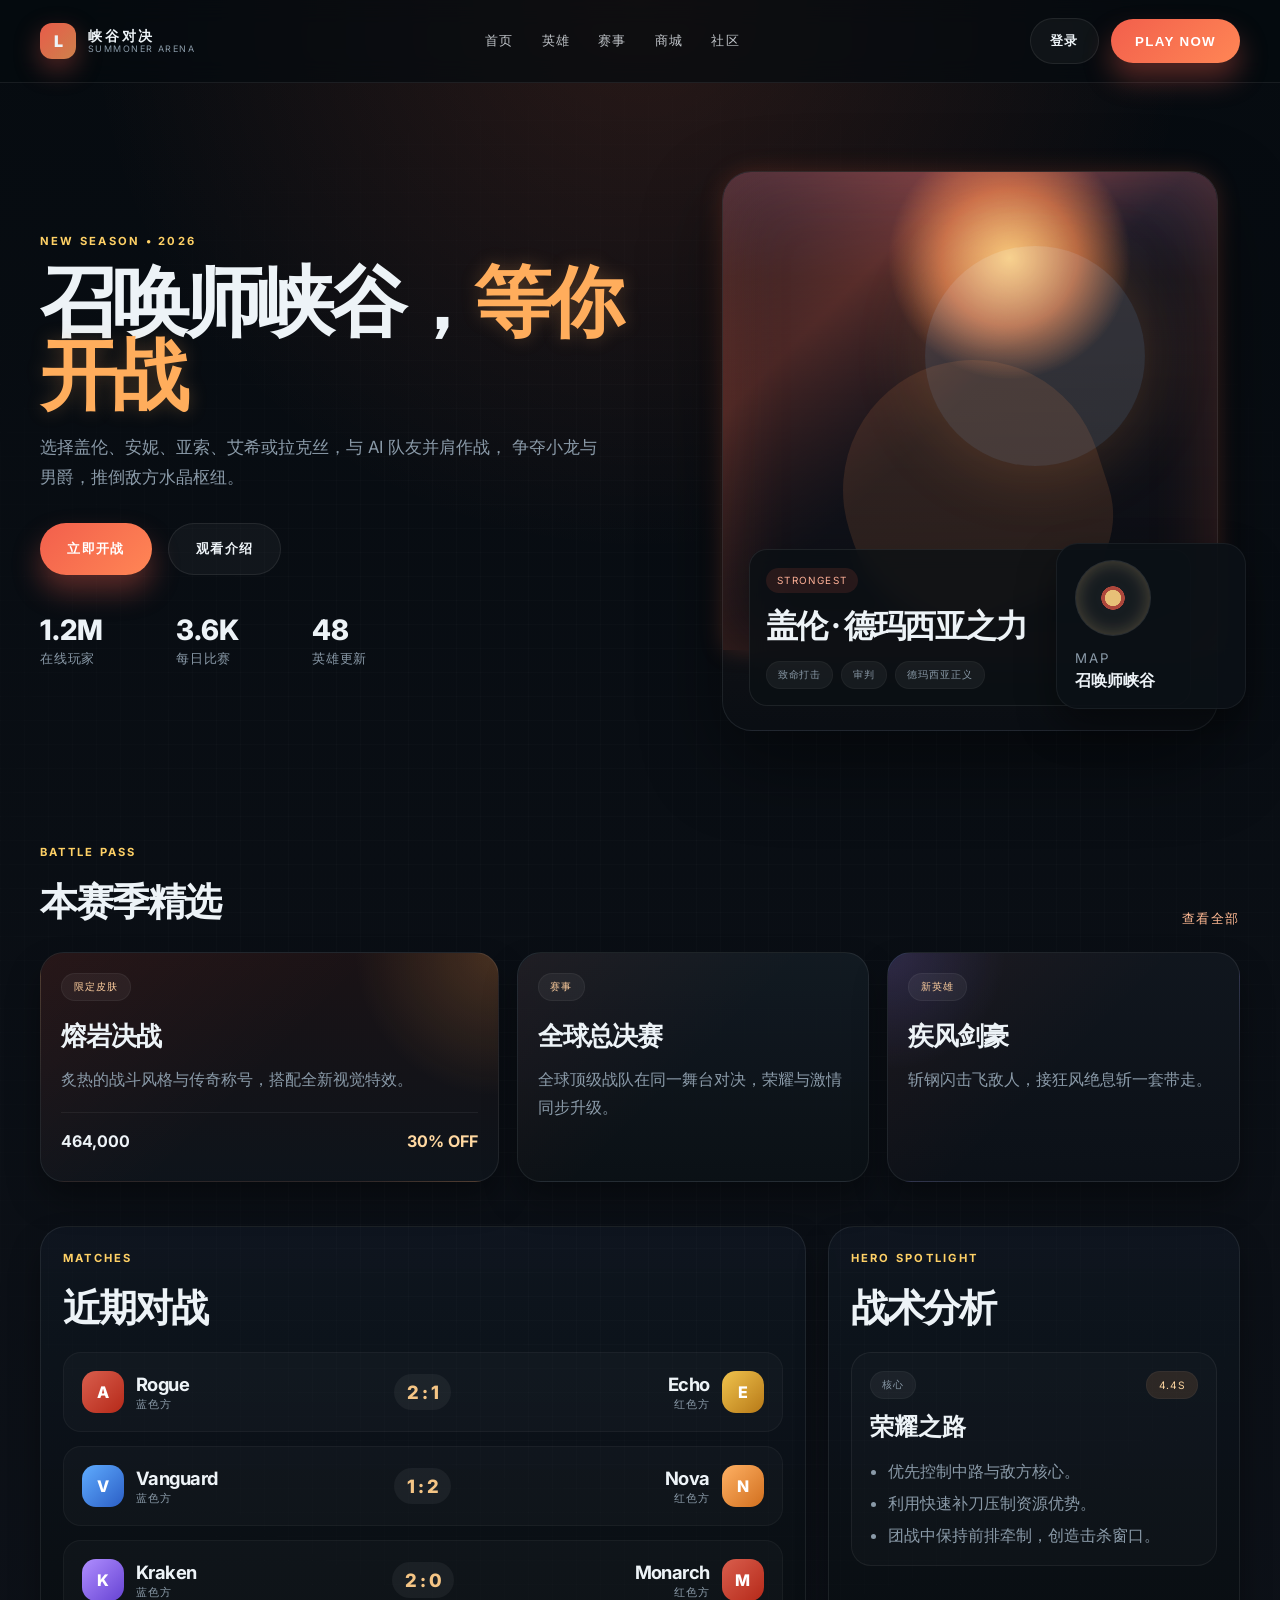
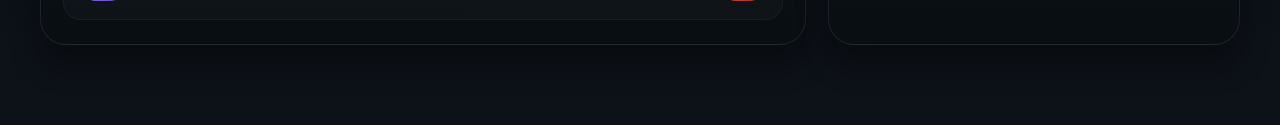
<file: index.html>
<!DOCTYPE html>
<html lang="zh-CN">
  <head>
    <meta charset="UTF-8" />
    <meta name="viewport" content="width=device-width, initial-scale=1.0" />
    <title>峡谷对决 · 小联盟</title>
    <meta
      name="description"
      content="仿英雄联盟的手机单机 5v5 游戏"
    />
    <link rel="preconnect" href="https://fonts.googleapis.com" />
    <link rel="preconnect" href="https://fonts.gstatic.com" crossorigin />
    <link
      href="https://fonts.googleapis.com/css2?family=Inter:wght@400;500;600;700;800;900&display=swap"
      rel="stylesheet"
    />
    <link rel="stylesheet" href="styles.css" />
  </head>
  <body>
    <div class="page-shell">
      <header class="topbar">
        <nav class="nav container">
          <div class="brand" aria-label="Brand logo">
            <span class="brand-mark">L</span>
            <div class="brand-text">
              <strong>峡谷对决</strong>
              <span>SUMMONER ARENA</span>
            </div>
          </div>

          <div class="nav-links">
            <a href="#">首页</a>
            <a href="#">英雄</a>
            <a href="#">赛事</a>
            <a href="#">商城</a>
            <a href="#">社区</a>
          </div>

          <div class="nav-actions">
            <button class="ghost-btn">登录</button>
            <button class="primary-btn">PLAY NOW</button>
          </div>
        </nav>
      </header>

      <main>
        <section class="hero container">
          <div class="hero-copy">
            <p class="eyebrow">NEW SEASON • 2026</p>
            <h1>召唤师峡谷，<span>等你开战</span></h1>
            <p class="subcopy">
              选择盖伦、安妮、亚索、艾希或拉克丝，与 AI 队友并肩作战，
              争夺小龙与男爵，推倒敌方水晶枢纽。
            </p>

            <div class="cta-row">
              <button class="primary-btn large">立即开战</button>
              <button class="ghost-btn large">观看介绍</button>
            </div>

            <div class="hero-stats">
              <div>
                <strong>1.2M</strong>
                <span>在线玩家</span>
              </div>
              <div>
                <strong>3.6K</strong>
                <span>每日比赛</span>
              </div>
              <div>
                <strong>48</strong>
                <span>英雄更新</span>
              </div>
            </div>
          </div>

          <div class="hero-visual" aria-label="Featured gameplay panel">
            <div class="visual-card card-main">
              <div class="portrait glow-red"></div>
              <div class="info-panel">
                <div class="role-tag">STRONGEST</div>
                <h3>盖伦 · 德玛西亚之力</h3>
                <div class="skills">
                  <span>致命打击</span>
                  <span>审判</span>
                  <span>德玛西亚正义</span>
                </div>
              </div>
            </div>

            <div class="mini-card map-card">
              <div class="map-ring"></div>
              <div class="map-caption">
                <small>MAP</small>
                <strong>召唤师峡谷</strong>
              </div>
            </div>
          </div>
        </section>

        <section class="content container">
          <div class="section-head">
            <div>
              <p class="eyebrow">BATTLE PASS</p>
              <h2>本赛季精选</h2>
            </div>
            <a href="#">查看全部</a>
          </div>

          <div class="feature-grid">
            <article class="feature-card featured">
              <div class="feature-label">限定皮肤</div>
              <h3>熔岩决战</h3>
              <p>炙热的战斗风格与传奇称号，搭配全新视觉特效。</p>
              <div class="feature-meta">
                <span>464,000</span>
                <span>30% OFF</span>
              </div>
            </article>

            <article class="feature-card">
              <div class="feature-label">赛事</div>
              <h3>全球总决赛</h3>
              <p>全球顶级战队在同一舞台对决，荣耀与激情同步升级。</p>
            </article>

            <article class="feature-card accent">
              <div class="feature-label">新英雄</div>
              <h3>疾风剑豪</h3>
              <p>斩钢闪击飞敌人，接狂风绝息斩一套带走。</p>
            </article>
          </div>
        </section>

        <section class="battle-panel container">
          <div class="left-panel">
            <div class="panel-header">
              <p class="eyebrow">MATCHES</p>
              <h2>近期对战</h2>
            </div>

            <div class="match-list">
              <div class="match-item">
                <div class="team team-left">
                  <span class="team-badge red">A</span>
                  <div>
                    <strong>Rogue</strong>
                    <small>蓝色方</small>
                  </div>
                </div>
                <div class="score">2 : 1</div>
                <div class="team team-right">
                  <div>
                    <strong>Echo</strong>
                    <small>红色方</small>
                  </div>
                  <span class="team-badge gold">E</span>
                </div>
              </div>

              <div class="match-item">
                <div class="team team-left">
                  <span class="team-badge blue">V</span>
                  <div>
                    <strong>Vanguard</strong>
                    <small>蓝色方</small>
                  </div>
                </div>
                <div class="score">1 : 2</div>
                <div class="team team-right">
                  <div>
                    <strong>Nova</strong>
                    <small>红色方</small>
                  </div>
                  <span class="team-badge orange">N</span>
                </div>
              </div>

              <div class="match-item">
                <div class="team team-left">
                  <span class="team-badge purple">K</span>
                  <div>
                    <strong>Kraken</strong>
                    <small>蓝色方</small>
                  </div>
                </div>
                <div class="score">2 : 0</div>
                <div class="team team-right">
                  <div>
                    <strong>Monarch</strong>
                    <small>红色方</small>
                  </div>
                  <span class="team-badge red">M</span>
                </div>
              </div>
            </div>
          </div>

          <aside class="right-panel">
            <div class="panel-header">
              <p class="eyebrow">HERO SPOTLIGHT</p>
              <h2>战术分析</h2>
            </div>

            <div class="tactic-card">
              <div class="tactic-top">
                <span class="small-tag">核心</span>
                <span class="small-tag alt">4.4s</span>
              </div>
              <h3>荣耀之路</h3>
              <ul>
                <li>优先控制中路与敌方核心。</li>
                <li>利用快速补刀压制资源优势。</li>
                <li>团战中保持前排牵制，创造击杀窗口。</li>
              </ul>
            </div>
          </aside>
        </section>
      </main>
    </div>

    <script src="script.js"></script>
  </body>
</html>
</file>
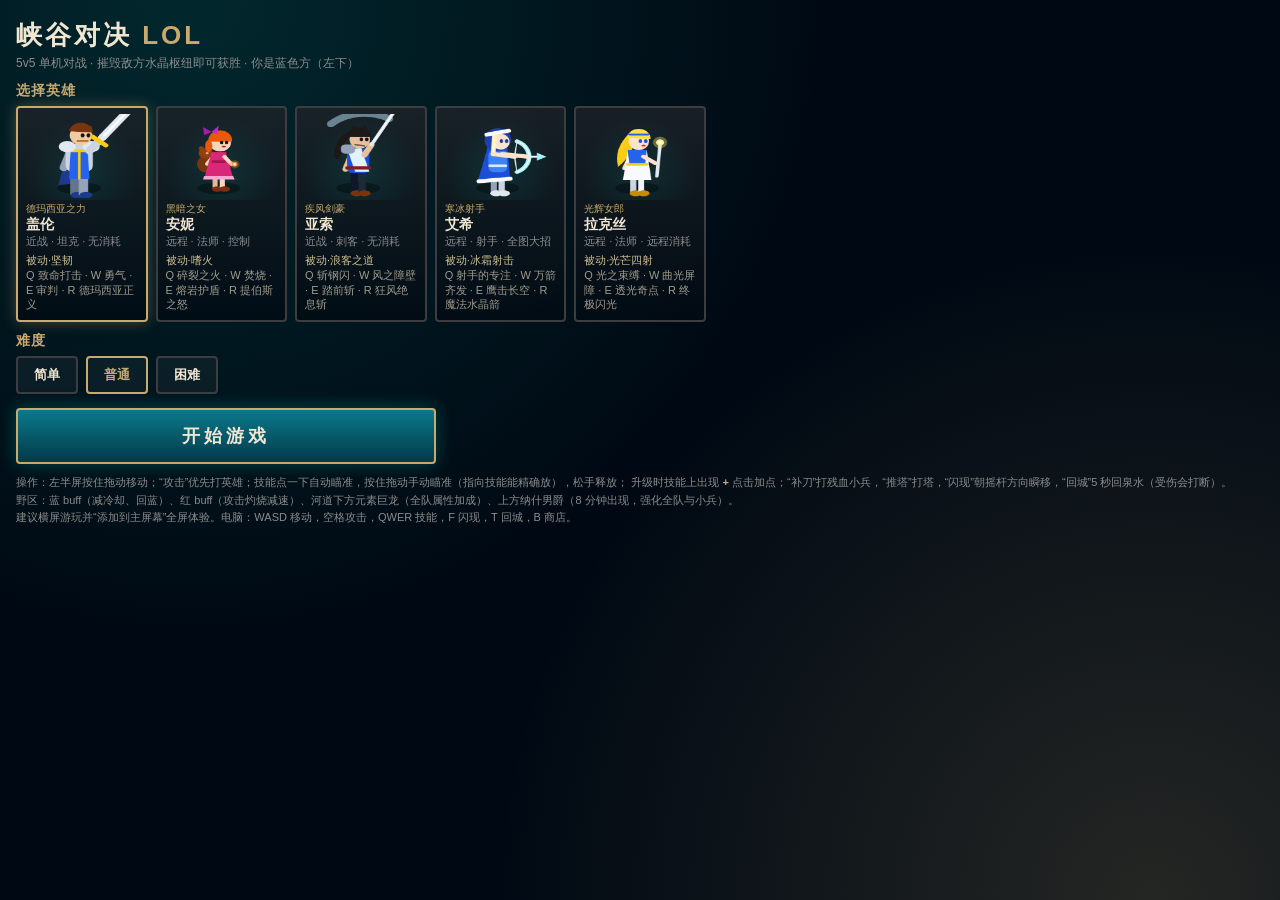
<file: game.html>
<!DOCTYPE html>
<html lang="zh-CN">
<head>
<meta charset="UTF-8" />
<meta name="viewport" content="width=device-width, initial-scale=1.0, maximum-scale=1.0, user-scalable=no, viewport-fit=cover" />
<meta name="apple-mobile-web-app-capable" content="yes" />
<meta name="mobile-web-app-capable" content="yes" />
<meta name="apple-mobile-web-app-status-bar-style" content="black-translucent" />
<meta name="theme-color" content="#010a13" />
<title>峡谷对决 · 小联盟</title>
<style>
  :root {
    --bg: #010a13;
    --panel: rgba(1, 10, 19, 0.86);
    --line: rgba(200, 170, 110, 0.28);
    --text: #f0e6d2;
    --muted: #8c8c8c;
    --gold: #c8aa6e;
    --gold2: #f0e6d2;
    --hex: #0ac8b9;
    --blue: #60a5fa;
    --red: #f87171;
  }
  * { box-sizing: border-box; -webkit-tap-highlight-color: transparent; }
  html, body {
    margin: 0; padding: 0; width: 100%; height: 100%; overflow: hidden;
    background: var(--bg); color: var(--text);
    font-family: -apple-system, "PingFang SC", "Microsoft YaHei", "Helvetica Neue", sans-serif;
    user-select: none; -webkit-user-select: none; -webkit-touch-callout: none;
    touch-action: none; overscroll-behavior: none;
  }
  #game { position: fixed; inset: 0; width: 100%; height: 100%; display: block; }
  .hidden { display: none !important; }
  button { font-family: inherit; color: inherit; border: none; cursor: pointer; }

  /* ---------- HUD ---------- */
  #hud { position: fixed; inset: 0; pointer-events: none; }
  #hud > * { pointer-events: auto; }
  #topbar {
    position: absolute; top: max(6px, env(safe-area-inset-top)); left: 50%; transform: translateX(-50%);
    display: flex; align-items: center; gap: 10px;
    background: var(--panel); border: 1px solid var(--line); border-radius: 4px;
    padding: 4px 12px; font-weight: 800; font-size: 15px; pointer-events: none;
  }
  #topbar .k-blue { color: var(--blue); }
  #topbar .k-red { color: var(--red); }
  #topbar .clock { color: var(--gold); font-size: 12px; min-width: 40px; text-align: center; }
  #topbar .drag { font-size: 11px; color: #fdba74; font-weight: 700; }
  #minimap {
    position: absolute; top: max(6px, env(safe-area-inset-top)); left: max(6px, env(safe-area-inset-left));
    width: 120px; height: 120px; border-radius: 4px; border: 2px solid var(--gold);
    background: #0b1510;
  }
  #topright {
    position: absolute; top: max(6px, env(safe-area-inset-top)); right: max(6px, env(safe-area-inset-right));
    display: flex; gap: 6px; align-items: center;
  }
  .chip {
    background: var(--panel); border: 1px solid var(--line); border-radius: 4px;
    padding: 6px 10px; font-size: 13px; font-weight: 700; color: var(--gold2);
  }
  #goldChip { color: #f5c542; }
  #shopBtn { background: linear-gradient(180deg, #1e2328, #010a13); border-color: var(--gold); color: var(--gold); }

  #status {
    position: absolute; left: 50%; transform: translateX(-50%);
    bottom: max(6px, env(safe-area-inset-bottom));
    width: min(300px, 40vw);
    background: var(--panel); border: 1px solid var(--line); border-radius: 6px; padding: 5px 7px;
    pointer-events: none;
  }
  #status .row { display: flex; align-items: center; gap: 6px; }
  #lvl {
    width: 26px; height: 26px; border-radius: 50%; display: grid; place-items: center;
    background: #010a13; border: 2px solid var(--gold); font-weight: 900; font-size: 13px; flex: none; color: var(--gold2);
  }
  .bars { flex: 1; display: flex; flex-direction: column; gap: 3px; }
  .bar { position: relative; height: 10px; border-radius: 2px; background: #111827; overflow: hidden; }
  .bar > i { position: absolute; left: 0; top: 0; bottom: 0; display: block; }
  .bar > span { position: absolute; inset: 0; font-size: 8px; line-height: 10px; text-align: center; font-weight: 700; text-shadow: 0 0 2px #000; }
  #hpFill { background: linear-gradient(90deg, #15803d, #4ade80); }
  #shFill { background: rgba(255,255,255,0.85); }
  #mpFill { background: linear-gradient(90deg, #1d4ed8, #60a5fa); }
  #mpFill.flow { background: linear-gradient(90deg, #94a3b8, #f8fafc); }
  #xpBar { height: 3px; background: #111827; border-radius: 2px; margin-top: 4px; overflow: hidden; }
  #xpFill { height: 100%; background: #a855f7; width: 0; }
  #passive { font-size: 9px; color: var(--gold); margin-top: 3px; white-space: nowrap; overflow: hidden; text-overflow: ellipsis; }
  #items { display: flex; gap: 3px; margin-top: 4px; pointer-events: auto; }
  .islot {
    flex: 1; height: 24px; border-radius: 3px; background: #0f172a; border: 1px solid #3c3c41;
    display: grid; place-items: center; font-size: 10px; font-weight: 700; color: #cbd5e1; overflow: hidden;
    white-space: nowrap;
  }
  .islot.consumable { border-color: #22c55e; color: #86efac; }
  .islot.active { border-color: #f5c542; color: #fde68a; }

  #controls {
    position: absolute; right: max(10px, env(safe-area-inset-right)); bottom: max(10px, env(safe-area-inset-bottom));
    width: 250px; height: 250px; pointer-events: none;
  }
  .cbtn {
    position: absolute; border-radius: 50%; pointer-events: auto;
    display: grid; place-items: center; text-align: center;
    border: 2px solid rgba(200, 170, 110, 0.7);
    background: radial-gradient(circle at 35% 30%, #1e3a4c, #091018);
    box-shadow: 0 4px 12px rgba(0,0,0,0.5), inset 0 0 8px rgba(10, 200, 185, 0.15);
    font-weight: 800; touch-action: none; overflow: hidden; color: var(--gold2);
  }
  .cbtn.pressed { filter: brightness(1.4); transform: scale(0.95); }
  #atkBtn {
    width: 92px; height: 92px; right: 0; bottom: 0;
    background: radial-gradient(circle at 35% 30%, #7a5c29, #2a1d08);
    border: 3px solid var(--gold); font-size: 18px;
  }
  .skill { width: 60px; height: 60px; font-size: 13px; line-height: 1.05; }
  .skill .key { position: absolute; top: 4px; left: 0; right: 0; font-size: 9px; color: var(--gold); z-index: 2; }
  .skill .nm { font-size: 11px; padding: 0 3px; position: relative; z-index: 2; }
  .skill .cdmask { position: absolute; left: 0; right: 0; bottom: 0; background: rgba(0,0,0,0.68); z-index: 1; }
  .skill .cdtxt { position: absolute; inset: 0; display: grid; place-items: center; font-size: 18px; z-index: 3; color: #fff; }
  .skill .pips { position: absolute; bottom: 5px; left: 0; right: 0; display: flex; justify-content: center; gap: 2px; z-index: 3; }
  .skill .pips b { width: 5px; height: 5px; border-radius: 1px; background: #3c3c41; transform: rotate(45deg); }
  .skill .pips b.on { background: var(--hex); }
  .skill.locked { filter: grayscale(1) brightness(0.55); }
  .skill.nomana { border-color: #3b82f6; }
  .lvup {
    position: absolute; width: 26px; height: 26px; border-radius: 50%; pointer-events: auto;
    background: radial-gradient(circle, #f0e6d2, #c8aa6e); color: #010a13; font-weight: 900; font-size: 18px;
    display: grid; place-items: center; border: 2px solid #fff; box-shadow: 0 0 10px #c8aa6e;
    z-index: 5; touch-action: none;
  }
  .small { width: 46px; height: 46px; font-size: 11px; }
  #tpBtn { background: radial-gradient(circle at 35% 30%, #1e40af, #0b1d4d); border-color: #93c5fd; }
  #lhBtn { background: radial-gradient(circle at 35% 30%, #a16207, #3d2304); border-color: #fde68a; }
  #twBtn { background: radial-gradient(circle at 35% 30%, #4b5563, #111827); border-color: #d1d5db; }
  #flBtn { background: radial-gradient(circle at 35% 30%, #fef08a, #a16207); border-color: #fffbeb; color: #1c1917; }

  #joyBase {
    position: absolute; width: 130px; height: 130px; border-radius: 50%;
    border: 2px solid rgba(200,170,110,0.35); background: rgba(255,255,255,0.05);
    pointer-events: none; transform: translate(-50%, -50%);
  }
  #joyKnob {
    position: absolute; width: 56px; height: 56px; border-radius: 50%;
    background: rgba(200,170,110,0.35); border: 2px solid rgba(240,230,210,0.6);
    pointer-events: none; transform: translate(-50%, -50%);
  }
  #joyHint { position: absolute; left: 6%; bottom: 14%; color: rgba(255,255,255,0.25); font-size: 12px; pointer-events: none; }
  #feed {
    position: absolute; right: max(8px, env(safe-area-inset-right)); top: 46px;
    display: flex; flex-direction: column; gap: 3px; align-items: flex-end; pointer-events: none;
  }
  #feed div {
    background: rgba(1,10,19,0.7); border: 1px solid rgba(200,170,110,0.2); border-radius: 3px; padding: 2px 8px; font-size: 11px; font-weight: 700;
    animation: fadeout 6s forwards;
  }
  @keyframes fadeout { 0%, 80% { opacity: 1; } 100% { opacity: 0; } }
  #banner {
    position: absolute; left: 50%; top: 20%; transform: translateX(-50%);
    font-size: 24px; font-weight: 900; text-shadow: 0 0 12px #000, 0 0 3px #000; pointer-events: none;
    white-space: nowrap; text-align: center; letter-spacing: 2px; transition: opacity 0.3s;
  }
  #deadMask {
    position: absolute; inset: 0; background: rgba(40, 40, 40, 0.5); pointer-events: none;
    display: grid; place-items: center; font-size: 22px; font-weight: 900; text-shadow: 0 0 8px #000;
  }
  #tpBar {
    position: absolute; left: 50%; bottom: 90px; transform: translateX(-50%); width: 160px; height: 8px;
    background: #111827; border-radius: 4px; overflow: hidden; border: 1px solid #3b82f6; pointer-events: none;
  }
  #tpFill { height: 100%; background: #60a5fa; width: 0; }

  /* ---------- overlays ---------- */
  .overlay {
    position: fixed; inset: 0; z-index: 20; overflow-y: auto; -webkit-overflow-scrolling: touch;
    background:
      radial-gradient(circle at 15% 0%, rgba(10, 200, 185, 0.16), transparent 45%),
      radial-gradient(circle at 90% 100%, rgba(200, 170, 110, 0.18), transparent 45%),
      rgba(1, 10, 19, 0.97);
    padding: max(14px, env(safe-area-inset-top)) max(16px, env(safe-area-inset-right)) 16px max(16px, env(safe-area-inset-left));
    touch-action: pan-y;
  }
  .overlay h1 { margin: 4px 0 2px; font-size: 26px; letter-spacing: 3px; color: var(--gold2); }
  .overlay h1 span { color: var(--gold); }
  .overlay .sub { color: var(--muted); font-size: 12px; margin-bottom: 10px; }
  .overlay h3 { margin: 10px 0 6px; font-size: 14px; color: var(--gold); letter-spacing: 1px; }
  .heroes { display: grid; grid-template-columns: repeat(auto-fill, minmax(120px, 1fr)); gap: 8px; }
  .hcard {
    background: linear-gradient(180deg, rgba(30, 35, 40, 0.8), rgba(1, 10, 19, 0.8));
    border: 2px solid #3c3c41; border-radius: 4px; padding: 6px 8px 8px; text-align: left;
  }
  .hcard.sel { border-color: var(--gold); box-shadow: 0 0 14px rgba(200, 170, 110, 0.35); }
  .hcard canvas.pv { width: 100%; height: 86px; display: block; border-radius: 3px; background: radial-gradient(circle at 50% 70%, rgba(10,200,185,0.12), transparent 70%); }
  .hcard b { display: block; font-size: 14px; color: var(--gold2); }
  .hcard i { font-style: normal; font-size: 10px; color: var(--gold); }
  .hcard small { color: var(--muted); font-size: 11px; display: block; line-height: 1.35; }
  .diffs { display: flex; gap: 8px; flex-wrap: wrap; }
  .diff {
    padding: 8px 16px; border-radius: 4px; border: 2px solid #3c3c41; background: rgba(255,255,255,0.04);
    font-weight: 700;
  }
  .diff.sel { border-color: var(--gold); color: var(--gold); }
  .bigbtn {
    margin-top: 14px; width: 100%; max-width: 420px; padding: 14px; border-radius: 4px; font-size: 18px; font-weight: 900;
    background: linear-gradient(180deg, #0a7a8a, #04394a); color: var(--gold2); letter-spacing: 4px;
    border: 2px solid var(--gold); box-shadow: 0 0 18px rgba(10, 200, 185, 0.3);
  }
  .ghost { background: rgba(255,255,255,0.06); box-shadow: none; border-color: #3c3c41; }
  .help { color: var(--muted); font-size: 11px; line-height: 1.6; margin-top: 10px; }

  #shop .grid { display: grid; grid-template-columns: repeat(auto-fill, minmax(150px, 1fr)); gap: 8px; }
  .item { background: rgba(30, 35, 40, 0.7); border: 1px solid #3c3c41; border-radius: 4px; padding: 8px; text-align: left; }
  .item b { display: block; font-size: 13px; color: var(--gold2); }
  .item small { color: var(--muted); font-size: 11px; display: block; }
  .item .cost { color: #f5c542; font-weight: 800; font-size: 12px; margin-top: 3px; }
  .item.cant { opacity: 0.45; }
  .shophead { display: flex; justify-content: space-between; align-items: center; position: sticky; top: 0; padding-bottom: 6px; }
  .inv { display: flex; gap: 6px; flex-wrap: wrap; margin: 6px 0; }
  .inv .islot { width: 84px; flex: none; height: 30px; }

  table.score { width: 100%; border-collapse: collapse; font-size: 12px; }
  table.score td, table.score th { padding: 4px 6px; text-align: left; border-bottom: 1px solid rgba(200,170,110,0.15); }
  table.score th { color: var(--muted); font-weight: 600; }
  .blue { color: var(--blue); }
  .red { color: var(--red); }
  .me { background: rgba(200, 170, 110, 0.14); }

  #rotate {
    position: fixed; inset: 0; z-index: 50; background: rgba(1, 10, 19, 0.96);
    display: none; place-items: center; text-align: center; padding: 30px;
  }
  #rotate .ph { font-size: 60px; display: inline-block; animation: rot 1.6s ease-in-out infinite; }
  @keyframes rot { 0%, 30% { transform: rotate(0); } 60%, 100% { transform: rotate(90deg); } }
  @media (orientation: portrait) {
    body.playing #rotate.on { display: grid; }
  }
</style>
</head>
<body>
<canvas id="game"></canvas>

<div id="hud" class="hidden">
  <canvas id="minimap" width="240" height="240"></canvas>
  <div id="topbar"><span class="drag" id="dBlue"></span><span class="k-blue" id="kBlue">0</span><span class="clock" id="clock">00:00</span><span class="k-red" id="kRed">0</span><span class="drag" id="dRed"></span></div>
  <div id="topright">
    <div class="chip" id="goldChip">💰 500</div>
    <button class="chip" id="shopBtn">商店</button>
    <button class="chip" id="scoreBtn">战绩</button>
    <button class="chip" id="pauseBtn">❚❚</button>
  </div>
  <div id="feed"></div>
  <div id="banner"></div>
  <div id="joyHint">← 左半屏拖动移动</div>
  <div id="joyBase" class="hidden"></div>
  <div id="joyKnob" class="hidden"></div>
  <div id="tpBar" class="hidden"><div id="tpFill"></div></div>
  <div id="deadMask" class="hidden"></div>

  <div id="status">
    <div class="row">
      <div id="lvl">1</div>
      <div class="bars">
        <div class="bar"><i id="hpFill"></i><i id="shFill"></i><span id="hpTxt"></span></div>
        <div class="bar"><i id="mpFill"></i><span id="mpTxt"></span></div>
      </div>
    </div>
    <div id="xpBar"><div id="xpFill"></div></div>
    <div id="passive"></div>
    <div id="items"></div>
  </div>

  <div id="controls">
    <button class="cbtn" id="atkBtn">攻击</button>
    <button class="cbtn skill" id="sk0" style="right:116px;bottom:16px"></button>
    <button class="cbtn skill" id="sk1" style="right:87px;bottom:87px"></button>
    <button class="cbtn skill" id="sk2" style="right:16px;bottom:116px"></button>
    <button class="cbtn skill" id="sk3" style="right:80px;bottom:174px"></button>
    <button class="cbtn small" id="lhBtn" style="right:193px;bottom:23px">补刀</button>
    <button class="cbtn small" id="twBtn" style="right:172px;bottom:93px">推塔</button>
    <button class="cbtn small" id="flBtn" style="right:160px;bottom:160px">闪现</button>
    <button class="cbtn small" id="tpBtn" style="right:12px;bottom:200px">回城</button>
  </div>
</div>

<!-- main menu -->
<div id="menu" class="overlay">
  <h1>峡谷对决 <span>LOL</span></h1>
  <div class="sub">5v5 单机对战 · 摧毁敌方水晶枢纽即可获胜 · 你是蓝色方（左下）</div>
  <h3>选择英雄</h3>
  <div class="heroes" id="heroList"></div>
  <h3>难度</h3>
  <div class="diffs" id="diffList"></div>
  <button class="bigbtn" id="startBtn">开始游戏</button>
  <div class="help">
    操作：左半屏按住拖动移动；“攻击”优先打英雄；技能点一下自动瞄准，按住拖动手动瞄准（指向技能能精确放），松手释放；
    升级时技能上出现 <b style="color:#c8aa6e">+</b> 点击加点；“补刀”打残血小兵，“推塔”打塔，“闪现”朝摇杆方向瞬移，“回城”5 秒回泉水（受伤会打断）。<br/>
    野区：蓝 buff（减冷却、回蓝）、红 buff（攻击灼烧减速）、河道下方元素巨龙（全队属性加成）、上方纳什男爵（8 分钟出现，强化全队与小兵）。<br/>
    建议横屏游玩并“添加到主屏幕”全屏体验。电脑：WASD 移动，空格攻击，QWER 技能，F 闪现，T 回城，B 商店。
  </div>
</div>

<!-- shop -->
<div id="shop" class="overlay hidden">
  <div class="shophead">
    <h1 style="font-size:20px">商店 <span id="shopGold" style="color:#f5c542;font-size:16px"></span></h1>
    <button class="chip" id="shopClose" style="font-size:15px;padding:8px 16px">关闭 ✕</button>
  </div>
  <div class="sub">点击物品购买；点击上方物品栏中的物品可按 70% 出售。绿框为消耗品、金框为主动装备（在游戏中点击物品栏使用）。</div>
  <div class="inv" id="shopInv"></div>
  <div class="grid" id="shopGrid"></div>
</div>

<!-- scoreboard / pause -->
<div id="board" class="overlay hidden">
  <div class="shophead">
    <h1 style="font-size:20px" id="boardTitle">战绩</h1>
    <button class="chip" id="boardClose" style="font-size:15px;padding:8px 16px">继续 ▶</button>
  </div>
  <div id="boardBody"></div>
  <div style="display:flex;gap:10px;flex-wrap:wrap">
    <button class="bigbtn ghost" id="quitBtn" style="max-width:200px">退出到主菜单</button>
  </div>
</div>

<!-- game over -->
<div id="over" class="overlay hidden">
  <h1 id="overTitle">胜利</h1>
  <div class="sub" id="overSub"></div>
  <div id="overBody"></div>
  <button class="bigbtn" id="againBtn">再来一局</button>
</div>

<div id="rotate">
  <div>
    <div class="ph">📱</div>
    <p style="font-size:18px;font-weight:800">请将手机横过来游玩</p>
    <p style="color:#8c8c8c;font-size:13px">（如果手机锁定了方向，请先在控制中心关闭“竖排方向锁定”）</p>
    <button class="bigbtn ghost" id="rotateSkip" style="max-width:240px">仍然竖屏玩</button>
  </div>
</div>

<script>
'use strict';
// =====================================================================
//  基础工具
// =====================================================================
const MW = 3000, MH = 3000;
const BLUE = 0, RED = 1, NEUTRAL = 2;
const TEAM_COLOR = ['#60a5fa', '#f87171', '#fbbf24'];
const TEAM_NAME = ['蓝色方', '红色方'];
const TEAM_CLS = ['blue', 'red'];

const $ = (id) => document.getElementById(id);
const clamp = (v, a, b) => (v < a ? a : v > b ? b : v);
const dist = (a, b) => Math.hypot(a.x - b.x, a.y - b.y);
const edgeDist = (a, b) => Math.hypot(a.x - b.x, a.y - b.y) - a.r - b.r;
const rand = (a, b) => a + Math.random() * (b - a);
const fmtTime = (t) => {
  t = Math.max(0, Math.floor(t));
  return String(Math.floor(t / 60)).padStart(2, '0') + ':' + String(t % 60).padStart(2, '0');
};
const refl = (p) => ({ x: MW - p.x, y: MH - p.y });
function seeded(seed) {
  return () => {
    seed = (seed * 1664525 + 1013904223) >>> 0;
    return seed / 4294967296;
  };
}
function segDist(px, py, ax, ay, bx, by) {
  const dx = bx - ax, dy = by - ay;
  const l2 = dx * dx + dy * dy;
  let t = l2 ? ((px - ax) * dx + (py - ay) * dy) / l2 : 0;
  t = clamp(t, 0, 1);
  return Math.hypot(px - (ax + t * dx), py - (ay + t * dy));
}
function armorMult(a) {
  return 1 - (0.06 * a) / (1 + 0.06 * Math.abs(a));
}
function angDiff(a, b) {
  return Math.abs(((a - b + Math.PI * 3) % (Math.PI * 2)) - Math.PI);
}
const mpR = (h) => (h.maxMp ? h.mp / h.maxMp : 1);
const manaOk = (h, r) => h.def.flow || h.def.manaless || mpR(h) > r;

// =====================================================================
//  地图：召唤师峡谷（简化版）
// =====================================================================
const BASE = [{ x: 330, y: 2670 }, { x: 2670, y: 330 }];
const FOUNTAIN = [{ x: 95, y: 2905 }, { x: 2905, y: 95 }];
const LANES = {
  top: [{ x: 330, y: 2670 }, { x: 300, y: 2200 }, { x: 300, y: 300 }, { x: 2200, y: 300 }, { x: 2670, y: 330 }],
  mid: [{ x: 330, y: 2670 }, { x: 1500, y: 1500 }, { x: 2670, y: 330 }],
  bot: [{ x: 330, y: 2670 }, { x: 800, y: 2700 }, { x: 2700, y: 2700 }, { x: 2700, y: 800 }, { x: 2670, y: 330 }],
};
// 蓝色方防御塔（红色方由中心对称得到）
const BLUE_TOWERS = [
  { lane: 'top', tier: 1, x: 300, y: 1350 },
  { lane: 'top', tier: 2, x: 300, y: 1980 },
  { lane: 'mid', tier: 1, x: 1180, y: 1820 },
  { lane: 'mid', tier: 2, x: 860, y: 2140 },
  { lane: 'bot', tier: 1, x: 1650, y: 2700 },
  { lane: 'bot', tier: 2, x: 1020, y: 2700 },
  { lane: 'base', tier: 3, x: 560, y: 2440 },
];
const TIER_NAME = ['', '外塔', '内塔', '枢纽塔'];
const CAMPS = [
  { type: 'blue', x: 850, y: 1560 }, { type: 'red', x: 1440, y: 2150 },
  { type: 'blue', x: 2150, y: 1440 }, { type: 'red', x: 1560, y: 850 },
  { type: 'dragon', x: 2150, y: 2150 }, { type: 'baron', x: 850, y: 850 },
];

let TREES = [];
function genTrees() {
  const rnd = seeded(20261014);
  TREES = [];
  const laneSegs = [];
  for (const k in LANES) {
    const L = LANES[k];
    for (let i = 0; i < L.length - 1; i++) laneSegs.push([L[i], L[i + 1]]);
  }
  let tries = 0;
  while (TREES.length < 520 && tries < 20000) {
    tries++;
    const x = 40 + rnd() * (MW - 80), y = 40 + rnd() * (MH - 80);
    let ok = true;
    for (const s of laneSegs) if (segDist(x, y, s[0].x, s[0].y, s[1].x, s[1].y) < 120) { ok = false; break; }
    if (!ok) continue;
    if (Math.abs(x - y) / Math.SQRT2 < 130) continue;
    if (Math.hypot(x - BASE[0].x, y - BASE[0].y) < 560) continue;
    if (Math.hypot(x - BASE[1].x, y - BASE[1].y) < 560) continue;
    let nearCamp = false;
    for (const c of CAMPS) if (Math.hypot(x - c.x, y - c.y) < (c.type === 'dragon' || c.type === 'baron' ? 260 : 170)) nearCamp = true;
    if (nearCamp) continue;
    TREES.push({ x, y, r: 16 + rnd() * 12, s: rnd() });
  }
}

// =====================================================================
//  英雄数据
// =====================================================================
const HEROES = {
  garen: {
    name: '盖伦', title: '德玛西亚之力', color: '#3b82f6', ranged: false, role: '近战 · 坦克 · 无消耗', manaless: true,
    hp: 690, hpLv: 84, mp: 0, mpLv: 0, dmg: 58, dmgLv: 3.4, armor: 4, armorLv: 0.45, as: 0, asLv: 0.025,
    bat: 1.5, range: 40, speed: 215, hpReg: 2.5, mpReg: 0,
    passive: { name: '坚韧', desc: '6 秒未受英雄/防御塔伤害时，每秒回复 1.5% 最大生命' },
    skills: [
      { name: '致命打击', type: 'none', cd: [8, 8, 8, 8, 8], mana: [0, 0, 0, 0, 0], desc: '加速并强化下次攻击，额外伤害并沉默', botUse: 'engage' },
      { name: '勇气', type: 'none', cd: [22, 20.5, 19, 17.5, 16], mana: [0, 0, 0, 0, 0], desc: '3 秒内受到的伤害降低 40%', botUse: 'selfDef' },
      { name: '审判', type: 'none', cd: [9, 8.5, 8, 7.5, 7], mana: [0, 0, 0, 0, 0], aoe: 165, desc: '旋转 3 秒持续伤害周围敌人', botUse: 'spin' },
      { name: '德玛西亚正义', type: 'unit', cd: [100, 80, 60], mana: [0, 0, 0], range: 400, heroOnly: true, ult: true, desc: '巨剑斩下，按已损失生命造成真实伤害', botUse: 'execute' },
    ],
  },
  annie: {
    name: '安妮', title: '黑暗之女', color: '#db2777', ranged: true, proj: '#fb923c', role: '远程 · 法师 · 控制',
    hp: 520, hpLv: 52, mp: 420, mpLv: 40, dmg: 48, dmgLv: 2.6, armor: 1.5, armorLv: 0.3, as: 0, asLv: 0.02,
    bat: 1.6, range: 300, speed: 205, hpReg: 1.0, mpReg: 2.0,
    passive: { name: '嗜火', desc: '每施放 4 次技能，下一个伤害技能会眩晕敌人' },
    skills: [
      { name: '碎裂之火', type: 'unit', cd: [4, 4, 4, 4, 4], mana: [60, 65, 70, 75, 80], range: 450, desc: '火球伤害，击杀返还法力', botUse: 'heroNear|lasthit' },
      { name: '焚烧', type: 'dir', shape: 'cone', cd: [8, 8, 8, 8, 8], mana: [70, 80, 90, 100, 110], range: 400, desc: '锥形火焰造成魔法伤害', botUse: 'heroNear|wave' },
      { name: '熔岩护盾', type: 'none', cd: [14, 14, 14, 14, 14], mana: [40, 40, 40, 40, 40], desc: '获得护盾，攻击你的敌人被灼烧', botUse: 'selfDef' },
      { name: '提伯斯之怒', type: 'point', cd: [120, 100, 80], mana: [100, 100, 100], range: 450, aoe: 170, ult: true, desc: '召唤提伯斯，范围伤害并协同作战', botUse: 'teamfight' },
    ],
  },
  yasuo: {
    name: '亚索', title: '疾风剑豪', color: '#0ea5e9', ranged: false, role: '近战 · 刺客 · 无消耗', flow: true,
    hp: 590, hpLv: 76, mp: 100, mpLv: 0, dmg: 56, dmgLv: 3.2, armor: 3, armorLv: 0.4, as: 0.1, asLv: 0.03,
    bat: 1.45, range: 45, speed: 220, hpReg: 1.5, mpReg: 0,
    passive: { name: '浪客之道', desc: '暴击几率翻倍；移动积攒剑意，满时受英雄伤害获得护盾' },
    skills: [
      { name: '斩钢闪', type: 'dir', shape: 'line', cd: [4, 4, 4, 4, 4], mana: [0, 0, 0, 0, 0], range: 230, aoe: 45, desc: '突刺；命中两次后放出击飞旋风', botUse: 'heroNear|wave' },
      { name: '风之障壁', type: 'dir', shape: 'wall', cd: [26, 24, 22, 20, 18], mana: [0, 0, 0, 0, 0], range: 110, desc: '风墙阻挡敌方飞行道具 4 秒', botUse: 'wall' },
      { name: '踏前斩', type: 'unit', cd: [0.5, 0.45, 0.4, 0.35, 0.3], mana: [0, 0, 0, 0, 0], range: 300, desc: '突进穿过目标（同一目标 8 秒一次）', botUse: 'dash' },
      { name: '狂风绝息斩', type: 'unit', cd: [70, 50, 30], mana: [0, 0, 0], range: 900, heroOnly: true, needAir: true, ult: true, desc: '闪到被击飞的敌人身边造成大量伤害', botUse: 'airborne' },
    ],
  },
  ashe: {
    name: '艾希', title: '寒冰射手', color: '#93c5fd', ranged: true, proj: '#a5f3fc', role: '远程 · 射手 · 全图大招',
    hp: 540, hpLv: 58, mp: 280, mpLv: 28, dmg: 50, dmgLv: 3.1, armor: 2, armorLv: 0.4, as: 0.1, asLv: 0.035,
    bat: 1.6, range: 380, speed: 205, hpReg: 1.0, mpReg: 1.3,
    passive: { name: '冰霜射击', desc: '普攻减速敌人，对被减速的敌人额外造成 10% 伤害' },
    skills: [
      { name: '射手的专注', type: 'none', cd: [12, 11, 10, 9, 8], mana: [50, 50, 50, 50, 50], desc: '4 秒内大幅提升攻速与伤害', botUse: 'heroNear|tower' },
      { name: '万箭齐发', type: 'dir', shape: 'cone', cd: [14, 11.5, 9, 6.5, 4], mana: [70, 65, 60, 55, 50], range: 460, desc: '锥形箭雨，伤害并减速', botUse: 'heroNear|wave' },
      { name: '鹰击长空', type: 'dir', shape: 'line', cd: [14, 13, 12, 11, 10], mana: [40, 40, 40, 40, 40], range: 1100, aoe: 40, projSpeed: 1200, heroOnly: true, desc: '猎鹰命中第一个敌方英雄并减速', botUse: 'skillshot' },
      { name: '魔法水晶箭', type: 'dir', shape: 'line', cd: [100, 80, 60], mana: [100, 100, 100], range: 2600, aoe: 45, projSpeed: 1100, heroOnly: true, ult: true, desc: '超远寒冰箭，眩晕英雄（越远越久）', botUse: 'arrow' },
    ],
  },
  lux: {
    name: '拉克丝', title: '光辉女郎', color: '#fde047', ranged: true, proj: '#fef9c3', role: '远程 · 法师 · 远程消耗',
    hp: 500, hpLv: 48, mp: 460, mpLv: 45, dmg: 46, dmgLv: 2.6, armor: 1.5, armorLv: 0.3, as: 0, asLv: 0.02,
    bat: 1.65, range: 330, speed: 200, hpReg: 1.0, mpReg: 2.3,
    passive: { name: '光芒四射', desc: '技能留下光芒印记，下次攻击或技能引爆造成额外伤害' },
    skills: [
      { name: '光之束缚', type: 'dir', shape: 'line', cd: [11, 10.5, 10, 9.5, 9], mana: [50, 55, 60, 65, 70], range: 650, aoe: 35, projSpeed: 1100, desc: '光球禁锢最多两名敌人', botUse: 'skillshot' },
      { name: '曲光屏障', type: 'none', cd: [14, 13, 12, 11, 10], mana: [60, 60, 60, 60, 60], aoe: 380, desc: '为自己和附近友军提供护盾', botUse: 'selfDef|ally' },
      { name: '透光奇点', type: 'point', cd: [10, 9.5, 9, 8.5, 8], mana: [70, 80, 90, 100, 110], range: 550, aoe: 170, desc: '减速区域，随后爆炸', botUse: 'heroNear|wave' },
      { name: '终极闪光', type: 'dir', shape: 'line', cd: [60, 50, 40], mana: [100, 100, 100], range: 1300, aoe: 70, ult: true, desc: '蓄力后发射巨大激光', botUse: 'laser' },
    ],
  },
};
const HERO_KEYS = Object.keys(HEROES);

const ITEMS = [
  { id: 'potion', name: '生命药水', cost: 50, desc: '使用：10 秒内回复 200 生命', consumable: true },
  { id: 'boots', name: '鞋子', cost: 300, desc: '+25 移动速度', speed: 25 },
  { id: 'longsword', name: '长剑', cost: 350, desc: '+10 攻击力', dmg: 10 },
  { id: 'ruby', name: '红水晶', cost: 400, desc: '+150 生命值', hp: 150 },
  { id: 'tome', name: '增幅典籍', cost: 435, desc: '+20 法术强度', ap: 20 },
  { id: 'dblade', name: '多兰之剑', cost: 450, desc: '+10 攻击 +80 生命 +3% 吸血', dmg: 10, hp: 80, ls: 0.03 },
  { id: 'dring', name: '多兰之戒', cost: 400, desc: '+18 法强 +70 生命 +1.5 回蓝', ap: 18, hp: 70, mpReg: 1.5 },
  { id: 'dshield', name: '多兰之盾', cost: 450, desc: '+110 生命 +4 生命回复', hp: 110, hpReg: 4 },
  { id: 'berserker', name: '狂战士胫甲', cost: 1100, desc: '+45 移速 +30% 攻速', speed: 45, as: 0.3 },
  { id: 'sorc', name: '法师之靴', cost: 1100, desc: '+45 移速 +15 法强', speed: 45, ap: 15 },
  { id: 'steel', name: '铁板靴', cost: 1100, desc: '+45 移速 +5 护甲', speed: 45, armor: 5 },
  { id: 'ie', name: '无尽之刃', cost: 3400, desc: '+65 攻击 +25% 暴击，暴击伤害提升', dmg: 65, crit: 0.25, critBonus: 0.35 },
  { id: 'bork', name: '饮血剑', cost: 3400, desc: '+55 攻击 +20% 吸血', dmg: 55, ls: 0.2 },
  { id: 'triforce', name: '三相之力', cost: 3333, desc: '+35 攻击 +30% 攻速 +300 生命 +10% 冷却缩减', dmg: 35, as: 0.3, hp: 300, cdr: 0.1, speed: 15 },
  { id: 'runaan', name: '卢安娜的飓风', cost: 2600, desc: '+40% 攻速 +20% 暴击 +10 移速', as: 0.4, crit: 0.2, speed: 10 },
  { id: 'luden', name: '卢登的回声', cost: 3200, desc: '+90 法强 +400 法力 +10% 冷却缩减', ap: 90, mp: 400, cdr: 0.1 },
  { id: 'dcap', name: '灭世者的死亡之帽', cost: 3600, desc: '+120 法强，总法强提升 30%', ap: 120, apMult: 0.3 },
  { id: 'zhonya', name: '中娅沙漏', cost: 3000, desc: '+70 法强 +6 护甲。主动：凝滞 2.5 秒（无敌）', ap: 70, armor: 6, cdr: 0.1, active: true },
  { id: 'sunfire', name: '日炎圣盾', cost: 2700, desc: '+450 生命 +5 护甲，持续灼烧身边敌人', hp: 450, armor: 5, burn: 1 },
  { id: 'warmog', name: '狂徒铠甲', cost: 3000, desc: '+800 生命 +20 生命回复', hp: 800, hpReg: 20 },
  { id: 'thorn', name: '荆棘之甲', cost: 2700, desc: '+10 护甲 +250 生命，反弹普攻伤害', armor: 10, hp: 250, thorn: 1 },
  { id: 'ga', name: '守护天使', cost: 2800, desc: '+40 攻击 +6 护甲，阵亡后原地复活（240 秒冷却）', dmg: 40, armor: 6, ga: 1 },
  { id: 'frozen', name: '冰霜之心', cost: 2700, desc: '+10 护甲 +400 法力 +20% 冷却缩减', armor: 10, mp: 400, cdr: 0.2 },
];
const ITEM_BY_ID = Object.fromEntries(ITEMS.map((i) => [i.id, i]));
const BOT_BUILD = {
  garen: ['dshield', 'boots', 'steel', 'sunfire', 'triforce', 'warmog', 'thorn', 'ga'],
  annie: ['dring', 'boots', 'sorc', 'luden', 'zhonya', 'dcap', 'frozen'],
  yasuo: ['dblade', 'boots', 'berserker', 'ie', 'runaan', 'bork', 'ga', 'thorn'],
  ashe: ['dblade', 'boots', 'berserker', 'runaan', 'ie', 'bork', 'ga', 'thorn'],
  lux: ['dring', 'boots', 'sorc', 'luden', 'dcap', 'zhonya', 'frozen'],
};

const XP_NEED = [0];
for (let l = 1; l < 25; l++) XP_NEED.push(XP_NEED[l - 1] + 180 + 95 * (l - 1));
const MAX_LV = 18;
const ULT_LV = [6, 11, 16];

// =====================================================================
//  游戏状态
// =====================================================================
let G = null;
let uidSeq = 1;
let playerHeroKey = 'garen';
let difficulty = 1;
const DIFFS = [
  { name: '简单', mult: 0.7, skill: 0.35, react: 0.6 },
  { name: '普通', mult: 1.0, skill: 0.7, react: 0.35 },
  { name: '困难', mult: 1.35, skill: 1.0, react: 0.2 },
];

function newUnit(o) {
  return Object.assign({
    id: uidSeq++, kind: 'creep', team: BLUE, x: 0, y: 0, r: 13,
    hp: 100, maxHp: 100, mp: 0, maxMp: 0, hpReg: 0, mpReg: 0,
    armor: 0, dmg: 20, range: 40, bat: 1, as: 0, speed: 170,
    ranged: false, projColor: '#fff', face: 0,
    atkT: 0, target: null, dead: false,
    stun: 0, root: 0, air: 0, slowT: 0, slowPct: 0, silence: 0, invuln: 0, immune: 0,
    hitFlash: 0, attackers: {}, dots: [], shields: [], buffs: {},
  }, o);
}

function newGame() {
  uidSeq = 1;
  G = {
    time: 0, units: [], projs: [], shots: [], fx: [], texts: [], zones: [],
    kills: [0, 0], dragons: [0, 0], nextWave: 15, waveN: 0, paused: false, over: false,
    player: null, cam: { x: BASE[0].x, y: BASE[0].y }, firstBlood: false,
    camps: CAMPS.map((c, i) => ({ ...c, id: i, units: [], next: c.type === 'dragon' ? 150 : c.type === 'baron' ? 480 : 60 })),
  };
  for (const t of BLUE_TOWERS) {
    addTower(BLUE, t.lane, t.tier, t.x, t.y);
    const p = refl(t);
    addTower(RED, t.lane === 'top' ? 'bot' : t.lane === 'bot' ? 'top' : t.lane, t.tier, p.x, p.y);
  }
  for (const team of [BLUE, RED]) {
    G.units.push(newUnit({ kind: 'ancient', team, x: BASE[team].x, y: BASE[team].y, r: 58,
      hp: 4500, maxHp: 4500, armor: 15, hpReg: 3, dmg: 0, speed: 0, range: 0 }));
    G.units.push(newUnit({ kind: 'fountain', team, x: FOUNTAIN[team].x, y: FOUNTAIN[team].y, r: 40,
      hp: 1, maxHp: 1, armor: 0, dmg: 260, range: 290, bat: 0.6, ranged: true, projColor: '#fde68a', speed: 0, invuln: 1e9 }));
  }
  const others = HERO_KEYS.filter((k) => k !== playerHeroKey);
  const lanes = ['mid', 'top', 'bot', 'bot', 'top'];
  const p = addHero(playerHeroKey, BLUE, false, null);
  G.player = p;
  others.forEach((k, i) => addHero(k, BLUE, true, lanes[i + 1]));
  HERO_KEYS.slice().sort(() => Math.random() - 0.5).forEach((k, i) => addHero(k, RED, true, lanes[i]));
  G.cam.x = p.x; G.cam.y = p.y;
}

function addTower(team, lane, tier, x, y) {
  const hp = [0, 1500, 1900, 2400][tier];
  const dmg = [0, 95, 115, 140][tier];
  G.units.push(newUnit({ kind: 'tower', team, lane, tier, x, y, r: 30, hp, maxHp: hp, armor: 12, hpReg: 0,
    dmg, range: 360, bat: 1.0, ranged: true, projColor: team === BLUE ? '#93c5fd' : '#fca5a5', speed: 0 }));
}

function addHero(key, team, bot, lane) {
  const d = HEROES[key];
  const h = newUnit({
    kind: 'hero', key, def: d, team, bot, lane, name: d.name, r: 20,
    x: FOUNTAIN[team].x + rand(-40, 40) + (team === BLUE ? 60 : -60), y: FOUNTAIN[team].y + rand(-40, 40) + (team === BLUE ? -60 : 60),
    ranged: d.ranged, projColor: d.proj || '#fff', range: d.range, bat: d.bat,
    lv: 1, xp: 0, gold: 500, sp: 1, skLv: [0, 0, 0, 0], cds: [0, 0, 0, 0],
    items: [], itemCd: {}, kills: 0, deaths: 0, assists: 0, lastHits: 0, respawn: 0,
    aiT: Math.random() * 0.3, retreat: false, buildIdx: 0, potT: 0, tpT: 0, tpCd: 0, flashCd: 0,
    flowHero: !!d.flow, pyro: 0, qStacks: 0, qStackT: 0, eMarks: {}, lastCombat: -99, gaCd: 0,
  });
  recalc(h, true);
  if (d.flow) h.mp = 0;
  G.units.push(h);
  if (bot) autoSkill(h);
  return h;
}

function recalc(h, fill) {
  const d = h.def, L = h.lv - 1;
  const oldHpR = h.maxHp ? h.hp / h.maxHp : 1, oldMpR = h.maxMp ? h.mp / h.maxMp : 1;
  const b = { hp: 0, mp: 0, dmg: 0, ap: 0, armor: 0, as: 0, speed: 0, hpReg: 0, mpReg: 0, ls: 0, crit: 0, critBonus: 0, apMult: 0, cdr: 0, burn: 0, thorn: 0, ga: 0 };
  for (const id of h.items) {
    const it = ITEM_BY_ID[id];
    for (const k in b) if (it[k]) b[k] += it[k];
  }
  h.maxHp = d.hp + d.hpLv * L + b.hp;
  h.maxMp = d.flow ? 100 : d.manaless ? 0 : d.mp + d.mpLv * L + b.mp;
  h.baseDmg = d.dmg + d.dmgLv * L + b.dmg;
  h.baseAp = b.ap * (1 + b.apMult);
  h.baseArmor = d.armor + d.armorLv * L + b.armor;
  h.baseAs = d.as + d.asLv * L + b.as;
  h.baseSpeed = d.speed + b.speed;
  h.baseHpReg = d.hpReg + L * 0.15 + b.hpReg;
  h.baseMpReg = d.flow || d.manaless ? 0 : d.mpReg + L * 0.08 + b.mpReg;
  h.baseCdr = b.cdr;
  h.ls = b.ls; h.critItem = b.crit; h.critBonus = b.critBonus;
  h.hasBurn = b.burn > 0; h.hasThorn = b.thorn > 0; h.hasGA = b.ga > 0;
  if (fill) { h.hp = h.maxHp; h.mp = d.flow ? 0 : h.maxMp; }
  else { h.hp = oldHpR * h.maxHp; if (!d.flow) h.mp = oldMpR * h.maxMp; }
  applyBuffs(h);
}

function applyBuffs(h) {
  const b = h.buffs;
  h.dmg = h.baseDmg; h.ap = h.baseAp; h.armor = h.baseArmor; h.as = h.baseAs; h.speed = h.baseSpeed;
  h.hpReg = h.baseHpReg; h.mpReg = h.baseMpReg; h.dr = 0; h.cdr = h.baseCdr;
  const dr = G ? G.dragons[h.team] : 0;
  if (dr) { h.dmg *= 1 + 0.07 * dr; h.ap = h.ap * (1 + 0.07 * dr) + 8 * dr; }
  if (b.baron) { h.dmg += 30; h.ap += 40; }
  if (b.blue) { h.cdr += 0.2; h.mpReg += 4; }
  if (b.garenHaste) h.speed *= 1.3;
  if (b.courage) h.dr = 0.4;
  if (b.focus) { h.as += b.focus.as; h.dmg *= 1.1; }
  h.cdr = Math.min(0.45, h.cdr);
  h.crit = h.key === 'yasuo' ? Math.min(1, h.critItem * 2 + 0.1) : h.critItem;
}

// =====================================================================
//  兵线 & 野怪
// =====================================================================
function spawnWave() {
  G.waveN++;
  if (G.waveN === 1) banner('全军出击', '#c8aa6e');
  const scale = 1 + G.time / 60 * 0.03;
  for (const team of [BLUE, RED]) {
    for (const lane of ['top', 'mid', 'bot']) {
      const path = team === BLUE ? LANES[lane] : LANES[lane].slice().reverse();
      const list = ['m', 'm', 'm'];
      if (G.waveN % 3 === 0) list.push('s');
      list.push('r', 'r');
      list.forEach((type, i) => {
        const ranged = type !== 'm', siege = type === 's';
        const off = i * 26;
        const p0 = path[0], p1 = path[1];
        const ang = Math.atan2(p1.y - p0.y, p1.x - p0.x);
        const base = siege ? { hp: 900, dmg: 40, armor: 4, range: 300, r: 18, bounty: 65, xpv: 90 }
          : ranged ? { hp: 300, dmg: 24, armor: 0, range: 280, r: 12, bounty: 32, xpv: 50 }
            : { hp: 550, dmg: 21, armor: 2, range: 30, r: 14, bounty: 40, xpv: 57 };
        G.units.push(newUnit({
          kind: 'creep', team, lane, path, wp: 1, ranged, siege,
          x: p0.x - Math.cos(ang) * off + rand(-10, 10), y: p0.y - Math.sin(ang) * off + rand(-10, 10),
          r: base.r, hp: base.hp * scale, maxHp: base.hp * scale, dmg: base.dmg * scale, armor: base.armor,
          range: base.range, bat: siege ? 1.6 : 1, speed: 165,
          projColor: siege ? '#fb923c' : team === BLUE ? '#bfdbfe' : '#fecaca',
          bounty: base.bounty, xpv: base.xpv,
        }));
      });
    }
  }
}

function spawnCamp(camp) {
  const scale = 1 + G.time / 60 * 0.04;
  const mk = (o) => {
    const u = newUnit(Object.assign({ kind: 'neutral', team: NEUTRAL, campId: camp.id, home: { x: camp.x, y: camp.y }, armor: 3, bat: 1.2, speed: 180, range: 35, leash: 420 }, o));
    u.hp = u.maxHp = o.hp * scale; u.dmg = o.dmg * scale;
    camp.units.push(u); G.units.push(u);
  };
  camp.units = [];
  if (camp.type === 'blue' || camp.type === 'red') {
    mk({ nType: camp.type, x: camp.x, y: camp.y, r: 22, hp: 1400, dmg: 45, bounty: 100, xpv: 150, big: true });
    for (let i = 0; i < 2; i++) mk({ nType: 'small', nSkin: camp.type, x: camp.x + (i ? 45 : -45), y: camp.y + 35, r: 12, hp: 380, dmg: 18, bounty: 25, xpv: 40 });
  } else if (camp.type === 'dragon') {
    mk({ nType: 'dragon', x: camp.x, y: camp.y, r: 34, hp: 3200, dmg: 90, range: 170, ranged: true, projColor: '#fb923c', bat: 1.4, armor: 8, bounty: 150, xpv: 300, leash: 600, epic: true });
    banner('元素巨龙已出现！', '#fb923c');
  } else {
    mk({ nType: 'baron', x: camp.x, y: camp.y, r: 46, hp: 7000, dmg: 150, range: 230, ranged: true, projColor: '#c084fc', bat: 1.6, armor: 14, bounty: 250, xpv: 500, leash: 650, epic: true });
    banner('纳什男爵已出现！', '#c084fc');
  }
}

function updateCamps() {
  for (const c of G.camps) {
    if (c.units.some((u) => !u.dead)) continue;
    if (c.next === Infinity) c.next = G.time + (c.type === 'dragon' ? 240 : c.type === 'baron' ? 300 : 120);
    if (G.time >= c.next) { spawnCamp(c); c.next = Infinity; }
  }
}

// =====================================================================
//  战斗
// =====================================================================
function alive(u) { return u && !u.dead; }
function isBuilding(u) { return u.kind === 'tower' || u.kind === 'ancient' || u.kind === 'fountain'; }

function buildingVulnerable(u) {
  if (u.kind === 'tower') {
    if (u.tier === 1) return true;
    if (u.tier === 2) return !G.units.some((t) => t.kind === 'tower' && !t.dead && t.team === u.team && t.lane === u.lane && t.tier === 1);
    if (u.tier === 3) return G.units.some((t) => t.kind === 'tower' && t.dead && t.team === u.team && t.tier === 2);
  }
  if (u.kind === 'ancient') return !G.units.some((t) => t.kind === 'tower' && !t.dead && t.team === u.team && t.tier === 3);
  return true;
}

function stunUnit(e, dur) { if (e.immune > 0 || isBuilding(e)) return; e.stun = Math.max(e.stun, dur); }
function knockUp(e, dur) {
  if (e.immune > 0 || isBuilding(e) || e.epic) return;
  e.stun = Math.max(e.stun, dur); e.air = Math.max(e.air, dur); e.airDur = e.air;
}
function rootUnit(e, dur) { if (e.immune > 0 || isBuilding(e)) return; e.root = Math.max(e.root, dur); }
function slowUnit(e, pct, dur) {
  if (isBuilding(e)) return;
  e.slowPct = e.slowT > 0 ? Math.max(e.slowPct, pct) : pct;
  e.slowT = Math.max(e.slowT, dur);
}
function addShield(u, amt, t) { u.shields.push({ amt, t }); }
function shieldAmt(u) { let s = 0; for (const x of u.shields) s += x.amt; return s; }

function dealDamage(src, tgt, amt, type) {
  if (!alive(tgt) || tgt.invuln > 0) return 0;
  if (isBuilding(tgt)) {
    if (type === 'magic') return 0;
    if (!buildingVulnerable(tgt)) { if (src === G.player) floatText(tgt.x, tgt.y - 40, '无敌', '#94a3b8'); return 0; }
  }
  if (type === 'magic' && tgt.immune > 0) return 0;
  let d = amt;
  if (type === 'phys') d *= armorMult(tgt.armor);
  else if (type === 'magic') d *= tgt.kind === 'hero' ? 0.8 : 1;
  if (tgt.dr) d *= 1 - tgt.dr;
  if (tgt.kind === 'hero' && src && src.kind === 'creep') d *= 0.6;
  if (src && src.emp && src.kind === 'creep') d *= 1.6;
  // 亚索剑意护盾
  if (tgt.flowHero && src && src.kind === 'hero' && tgt.mp >= 100) {
    tgt.mp = 0; addShield(tgt, 90 + tgt.lv * 18, 1.5);
    floatText(tgt.x, tgt.y - 60, '剑意护盾', '#e2e8f0');
  }
  const full = d;
  if (tgt.shields.length) {
    for (const s of tgt.shields) { const a = Math.min(s.amt, d); s.amt -= a; d -= a; if (d <= 0) break; }
    tgt.shields = tgt.shields.filter((s) => s.amt > 0.5);
  }
  tgt.hp -= d;
  tgt.hitFlash = 0.12;
  if (src) {
    tgt.lastDmgBy = src;
    if (src.kind === 'hero' || src.kind === 'pet') tgt.attackers[src.id] = G.time;
    if (tgt.kind === 'hero' && (src.kind === 'hero' || src.kind === 'tower')) tgt.lastCombat = G.time;
    if (tgt.kind === 'neutral' && src.team !== NEUTRAL) {
      for (const n of G.units) if (n.kind === 'neutral' && !n.dead && n.campId === tgt.campId && !alive(n.target)) n.target = src;
    }
    if (tgt.tpT > 0 && full > 1) { tgt.tpT = 0; if (tgt === G.player) floatText(tgt.x, tgt.y - 50, '回城被打断', '#93c5fd'); }
  }
  if (src === G.player || tgt === G.player || (src && src.kind === 'pet' && src.owner === G.player)) {
    const col = tgt === G.player ? '#f87171' : type === 'magic' ? '#c4b5fd' : type === 'pure' ? '#f8fafc' : '#fff';
    if (full >= 1 && (tgt.kind === 'hero' || src === G.player)) floatText(tgt.x + rand(-10, 10), tgt.y - 50, Math.round(full), col);
  }
  if (tgt.hp <= 0) kill(tgt, src);
  return full;
}

function attackHit(src, tgt) {
  if (!alive(tgt)) return;
  let dmg = src.dmg * rand(0.92, 1.08);
  let crit = false;
  if (src.kind === 'hero') {
    if (src.crit && Math.random() < src.crit) { dmg *= (2 + (src.critBonus || 0)) * (src.key === 'yasuo' ? 0.9 : 1); crit = true; }
    if (src.key === 'ashe' && !isBuilding(tgt)) { if (tgt.slowT > 0) dmg *= 1.1; slowUnit(tgt, 0.2, 2); }
  }
  if (src.kind === 'tower' && (tgt.kind === 'creep' || tgt.kind === 'pet')) dmg *= 1.6;
  if (src.kind === 'creep' && isBuilding(tgt)) dmg *= src.siege ? 1.5 : 0.75;
  const done = dealDamage(src, tgt, dmg, 'phys');
  if (crit && done > 0) floatText(tgt.x, tgt.y - 66, Math.round(done) + '!', '#f97316', 1.4);
  if (src.kind !== 'hero') { afterHit(src, tgt, done); return; }
  if (src.ls && done > 0 && !isBuilding(tgt)) src.hp = Math.min(src.maxHp, src.hp + done * src.ls);
  // 盖伦 Q
  const dq = src.buffs.decisive;
  if (dq && alive(tgt)) {
    delete src.buffs.decisive;
    dealDamage(src, tgt, [30, 60, 90, 120, 150][dq.L] + 0.5 * src.dmg, 'phys');
    if (!isBuilding(tgt) && tgt.immune <= 0) tgt.silence = Math.max(tgt.silence, 1.5);
    ring(tgt.x, tgt.y - 10, 40, '#fde047', 0.35);
  }
  // 拉克丝印记
  if (src.key === 'lux' && tgt.luxMark > G.time) {
    tgt.luxMark = 0;
    dealDamage(src, tgt, 20 + 10 * src.lv + 0.2 * src.ap, 'magic');
    ring(tgt.x, tgt.y - 10, 30, '#fde047', 0.3);
  }
  // 红 buff 灼烧
  if (src.buffs.red && !isBuilding(tgt) && alive(tgt)) {
    tgt.dots = tgt.dots.filter((d) => d.kind !== 'red');
    tgt.dots.push({ src, dps: 8 + 2 * src.lv, t: 3, slow: 0.1, kind: 'red' });
  }
  afterHit(src, tgt, done);
}
// 被攻击后的反伤效果
function afterHit(src, tgt, done) {
  if (!alive(tgt) || !alive(src) || isBuilding(src)) return;
  if (tgt.buffs && tgt.buffs.molten) dealDamage(tgt, src, tgt.buffs.molten.refl, 'magic');
  if (tgt.hasThorn && done > 0) dealDamage(tgt, src, 12 + done * 0.25, 'magic');
}

function kill(u, src) {
  // 守护天使
  if (u.kind === 'hero' && u.hasGA && u.gaCd <= 0) {
    u.hp = 1; u.gaCd = 240; u.gaRevive = 3; u.invuln = 3; u.stun = 3; u.tpT = 0;
    floatText(u.x, u.y - 60, '守护天使！', '#fde68a', 1.3);
    return;
  }
  u.dead = true; u.hp = 0;
  if (!isBuilding(u)) corpseFx(u);
  const killer = src && src.kind === 'pet' ? src.owner : src;
  if (u.kind === 'creep' || u.kind === 'neutral' || u.kind === 'pet') {
    if (u.kind === 'pet' && u.owner) u.owner.pet = null;
    if (killer && killer.kind === 'hero' && killer.team !== u.team) {
      const g = Math.round(u.bounty * goldMult(killer) + rand(-3, 3));
      killer.gold += g; killer.lastHits++;
      if (killer === G.player) floatText(u.x, u.y - 40, '+' + g, '#f5c542');
    }
    const recv = G.units.filter((h) => h.kind === 'hero' && !h.dead && h.team !== u.team && dist(h, u) < 1100);
    for (const h of recv) giveXp(h, u.xpv / recv.length);
    burst(u.x, u.y, u.team === BLUE ? '#60a5fa' : u.team === RED ? '#f87171' : '#fbbf24', 8);
    if (u.kind === 'neutral' && killer && killer.kind === 'hero') neutralReward(u, killer);
  } else if (u.kind === 'hero') {
    u.deaths++;
    u.respawn = 4 + u.lv * 2;
    // buff 转移给击杀者
    if (killer && killer.kind === 'hero') {
      for (const b of ['blue', 'red']) if (u.buffs[b]) killer.buffs[b] = { t: Math.max(60, u.buffs[b].t) };
    }
    u.buffs = {}; u.tpT = 0; u.shields = []; u.dots = []; u.dash = null;
    const enemyTeam = 1 - u.team;
    G.kills[enemyTeam]++;
    const bounty = 220 + u.lv * 10;
    const assisters = G.units.filter((h) => h.kind === 'hero' && h.team === enemyTeam && h !== killer && u.attackers[h.id] && G.time - u.attackers[h.id] < 12);
    let killerName = '防御塔';
    let fb = false;
    if (killer && killer.kind === 'hero') {
      killer.kills++;
      let g = Math.round(bounty * goldMult(killer));
      if (!G.firstBlood) { G.firstBlood = true; fb = true; g += 100; }
      killer.gold += g; killerName = killer.name;
      killer.multi = G.time - (killer.lastKillT || -99) < 10 ? (killer.multi || 1) + 1 : 1;
      killer.lastKillT = G.time;
      if (killer === G.player) floatText(u.x, u.y - 60, '+' + g, '#f5c542', 1.4);
    } else if (src) killerName = src.kind === 'creep' ? '小兵' : src.kind === 'tower' ? '防御塔' : src.kind === 'fountain' ? '泉水' : '野怪';
    for (const a of assisters) { a.assists++; a.gold += Math.round((60 + u.lv * 5) * goldMult(a)); }
    const recv = G.units.filter((h) => h.kind === 'hero' && !h.dead && h.team === enemyTeam && dist(h, u) < 1300);
    for (const h of recv) giveXp(h, (80 + u.lv * 25) / Math.max(1, recv.length));
    u.attackers = {};
    feed(`<span class="${TEAM_CLS[enemyTeam]}">${killerName}</span> 击杀了 <span class="${TEAM_CLS[u.team]}">${u.name}</span>`);
    const multiName = ['', '', '双杀！', '三杀！', '四杀！', '五杀！'];
    const ace = !G.units.some((h) => h.kind === 'hero' && h.team === u.team && !h.dead);
    if (fb) banner((killer === G.player ? '' : killerName + ' 拿下了') + '第一滴血！', '#f87171');
    else if (killer && killer.multi >= 2) banner((killer === G.player ? '' : killerName + ' ') + multiName[Math.min(5, killer.multi)], killer.multi >= 5 ? '#f5c542' : '#fb923c');
    else if (ace) banner(u.team === BLUE ? '我方团灭！' : '团灭！', u.team === BLUE ? '#f87171' : '#c8aa6e');
    else if (u === G.player) banner('你已被击杀', '#f87171');
    else if (killer === G.player) banner('你击杀了一名敌人', '#c8aa6e');
    burst(u.x, u.y, u.def.color, 20);
  } else if (u.kind === 'tower') {
    const enemyTeam = 1 - u.team;
    for (const h of G.units) if (h.kind === 'hero' && h.team === enemyTeam) h.gold += Math.round(200 * goldMult(h));
    if (killer && killer.kind === 'hero') killer.gold += 100;
    feed(`<span class="${TEAM_CLS[enemyTeam]}">${TEAM_NAME[enemyTeam]}</span> 摧毁了一座${TIER_NAME[u.tier]}`);
    banner(u.team === BLUE ? '我方防御塔已被摧毁' : '摧毁一座敌方防御塔', u.team === BLUE ? '#f87171' : '#c8aa6e');
    burst(u.x, u.y - 40, '#fbbf24', 30);
  } else if (u.kind === 'ancient') {
    burst(u.x, u.y, '#fbbf24', 60);
    endGame(u.team !== G.player.team);
  }
}

function neutralReward(u, h) {
  const tn = TEAM_NAME[h.team];
  if (u.nType === 'blue' || u.nType === 'red') {
    h.buffs[u.nType] = { t: 90 };
    if (h === G.player) banner(u.nType === 'blue' ? '获得蓝色增益（冷却缩减、回蓝）' : '获得红色增益（攻击灼烧减速）', u.nType === 'blue' ? '#60a5fa' : '#f87171');
  } else if (u.nType === 'dragon') {
    G.dragons[h.team]++;
    for (const x of G.units) if (x.kind === 'hero' && x.team === h.team) x.gold += 100;
    banner(`${tn}击杀了元素巨龙`, h.team === BLUE ? '#60a5fa' : '#f87171');
    feed(`<span class="${TEAM_CLS[h.team]}">${h.name}</span> 击杀了元素巨龙`);
  } else if (u.nType === 'baron') {
    for (const x of G.units) if (x.kind === 'hero' && x.team === h.team && !x.dead) { x.buffs.baron = { t: 150 }; x.gold += 150; }
    banner(`${tn}击杀了纳什男爵`, '#c084fc');
    feed(`<span class="${TEAM_CLS[h.team]}">${h.name}</span> 击杀了纳什男爵`);
  }
}

function goldMult(h) { return h.bot && h.team === RED ? DIFFS[difficulty].mult : 1; }

function giveXp(h, amt) {
  if (h.bot && h.team === RED) amt *= DIFFS[difficulty].mult;
  if (h.lv >= MAX_LV) return;
  h.xp += amt;
  while (h.lv < MAX_LV && h.xp >= XP_NEED[h.lv]) {
    h.lv++; h.sp++;
    recalc(h, false);
    h.hp = Math.min(h.maxHp, h.hp + 80);
    if (h === G.player) { floatText(h.x, h.y - 70, '升级！ Lv.' + h.lv, '#c8aa6e', 1.5); ring(h.x, h.y, 70, '#c8aa6e', 0.6); }
    if (h.bot) autoSkill(h);
  }
}

function canLevelSkill(h, i) {
  if (h.sp <= 0) return false;
  if (i === 3) return h.skLv[3] < 3 && h.lv >= ULT_LV[h.skLv[3]];
  return h.skLv[i] < 5 && h.skLv[i] < Math.ceil(h.lv / 2);
}
function levelSkill(h, i) {
  if (!canLevelSkill(h, i)) return false;
  h.skLv[i]++; h.sp--;
  return true;
}
function autoSkill(h) {
  while (h.sp > 0) {
    if (canLevelSkill(h, 3)) { levelSkill(h, 3); continue; }
    const cand = [0, 1, 2].filter((i) => canLevelSkill(h, i)).sort((a, b) => (h.skLv[a] === 0 ? -1 : 0) - (h.skLv[b] === 0 ? -1 : 0) || a - b);
    if (!cand.length) break;
    levelSkill(h, cand[0]);
  }
}

function enemiesNear(u, x, y, r, includeBuildings) {
  const out = [];
  for (const e of G.units) {
    if (e.dead || e.team === u.team || e.kind === 'fountain') continue;
    if (!includeBuildings && isBuilding(e)) continue;
    if (Math.hypot(e.x - x, e.y - y) - e.r <= r) out.push(e);
  }
  return out;
}

// =====================================================================
//  技能
// =====================================================================
function skillReady(h, i) {
  const s = h.def.skills[i];
  if (h.skLv[i] === 0) return false;
  if (h.cds[i] > 0 || h.stun > 0 || h.silence > 0 || h.dead || h.stasis > 0) return false;
  return h.def.flow || h.def.manaless || h.mp >= s.mana[h.skLv[i] - 1];
}

// 飞行技能（可被风墙阻挡）
function shoot(h, ang, o) {
  G.shots.push(Object.assign({ owner: h, team: h.team, x: h.x, y: h.y, ang, vx: Math.cos(ang) * o.speed, vy: Math.sin(ang) * o.speed, traveled: 0, hit: new Set(), pierce: 1 }, o));
}
// 带回调的指向性弹道
function homing(h, tgt, color, size, onHit) {
  G.projs.push({ src: h, tgt, x: h.x, y: h.y - 20, speed: 900, color, size, onHit });
}

function luxHit(h, e) {
  if (h.key !== 'lux' || !alive(e)) return;
  if (e.luxMark > G.time) {
    e.luxMark = 0;
    dealDamage(h, e, 20 + 10 * h.lv + 0.2 * h.ap, 'magic');
    ring(e.x, e.y - 10, 30, '#fde047', 0.3);
  }
  if (alive(e)) e.luxMark = G.time + 6;
}

function castSkill(h, i, tx, ty, target) {
  if (!skillReady(h, i)) return false;
  const s = h.def.skills[i], lv = h.skLv[i], L = lv - 1;
  if (s.type === 'unit') {
    if (!alive(target) || target.team === h.team || isBuilding(target)) return false;
    if (s.heroOnly && target.kind !== 'hero') return false;
    if (s.needAir && !(target.air > 0)) return false;
    if (edgeDist(h, target) > s.range + 20) return false;
  }
  if (s.type === 'point') {
    const d = Math.hypot(tx - h.x, ty - h.y);
    if (d > s.range) { tx = h.x + (tx - h.x) / d * s.range; ty = h.y + (ty - h.y) / d * s.range; }
  }
  const ang = target ? Math.atan2(target.y - h.y, target.x - h.x) : Math.atan2(ty - h.y, tx - h.x);
  if (s.type !== 'none') h.face = ang;
  const AP = h.ap, AD = h.dmg;
  const stunNow = h.key === 'annie' && h.pyro >= 4 && i !== 2;
  let cdOverride = null;
  switch (h.key + i) {
    // ---------- 盖伦 ----------
    case 'garen0':
      h.buffs.decisive = { t: 4.5, L };
      h.buffs.garenHaste = { t: 2 };
      h.atkT = 0;
      h.dots = []; h.slowT = 0;
      break;
    case 'garen1':
      h.buffs.courage = { t: 3 };
      ring(h.x, h.y - 10, 40, '#93c5fd', 0.4);
      break;
    case 'garen2':
      h.buffs.spin = { t: 3, tick: 0, dps: [45, 60, 75, 90, 105][L] + 0.4 * AD };
      break;
    case 'garen3': {
      const dmg = [150, 300, 450][L] + [0.25, 0.3, 0.35][L] * (target.maxHp - target.hp);
      G.fx.push({ k: 'sword', x: target.x, y: target.y, t: 0, life: 0.6 });
      dealDamage(h, target, dmg, 'pure');
      break;
    }
    // ---------- 安妮 ----------
    case 'annie0': {
      const cost = s.mana[L];
      homing(h, target, '#fb923c', 9, (t) => {
        dealDamage(h, t, [80, 115, 150, 185, 220][L] + 0.75 * AP, 'magic');
        if (stunNow) stunUnit(t, 1.5);
        burst(t.x, t.y - 10, '#fb923c', 6);
        if (t.dead) { h.mp = Math.min(h.maxMp, h.mp + cost); h.cds[0] *= 0.5; }
      });
      break;
    }
    case 'annie1': {
      coneFx(h.x, h.y, ang, s.range, '#fb923c');
      for (const e of enemiesNear(h, h.x, h.y, s.range)) {
        if (isBuilding(e) || angDiff(Math.atan2(e.y - h.y, e.x - h.x), ang) > 0.5) continue;
        dealDamage(h, e, [70, 115, 160, 205, 250][L] + 0.85 * AP, 'magic');
        if (stunNow) stunUnit(e, 1.5);
      }
      break;
    }
    case 'annie2':
      addShield(h, [60, 100, 140, 180, 220][L] + 0.4 * AP, 3);
      h.buffs.molten = { t: 3, refl: [20, 30, 40, 50, 60][L] + 0.2 * AP };
      break;
    case 'annie3': {
      ring(tx, ty, s.aoe, '#fb923c', 0.6);
      burst(tx, ty, '#fb923c', 24);
      for (const e of enemiesNear(h, tx, ty, s.aoe)) {
        if (isBuilding(e)) continue;
        dealDamage(h, e, [150, 275, 400][L] + 0.75 * AP, 'magic');
        if (stunNow) stunUnit(e, 1.5);
      }
      if (alive(h.pet)) { h.pet.dead = true; corpseFx(h.pet); }
      const pet = newUnit({
        kind: 'pet', owner: h, team: h.team, x: tx, y: ty, r: 24,
        hp: [1200, 2100, 3000][L], maxHp: [1200, 2100, 3000][L], dmg: [50, 75, 100][L] + 0.15 * AP,
        armor: 6, range: 40, bat: 1.0, speed: 240, life: 30, aura: [20, 30, 40][L] + 0.12 * AP, auraT: 0,
        bounty: 50, xpv: 40, name: '提伯斯',
      });
      h.pet = pet; G.units.push(pet);
      break;
    }
    // ---------- 亚索 ----------
    case 'yasuo0': {
      const dmg = [20, 45, 70, 95, 120][L] + 1.0 * AD;
      const tornado = h.qStacks >= 2;
      if (h.dash) {
        ring(h.x, h.y, 190, '#bae6fd', 0.45);
        let hit = false;
        for (const e of enemiesNear(h, h.x, h.y, 190)) {
          if (isBuilding(e)) continue;
          dealDamage(h, e, dmg, 'phys'); hit = true;
          if (tornado) knockUp(e, 1);
        }
        if (tornado) h.qStacks = 0; else if (hit) { h.qStacks = Math.min(2, h.qStacks + 1); h.qStackT = 6; }
      } else if (tornado) {
        h.qStacks = 0;
        shoot(h, ang, { range: 700, speed: 1200, width: 55, pierce: 99, kind: 'tornado', color: '#e0f2fe',
          onHit: (e) => { dealDamage(h, e, dmg, 'phys'); knockUp(e, 1); } });
      } else {
        G.fx.push({ k: 'stab', x: h.x, y: h.y, ang, len: s.range, t: 0, life: 0.25 });
        let hit = false;
        const px = h.x + Math.cos(ang) * s.range, py = h.y + Math.sin(ang) * s.range;
        for (const e of enemiesNear(h, h.x, h.y, s.range + 30)) {
          if (isBuilding(e) || segDist(e.x, e.y, h.x, h.y, px, py) > s.aoe + e.r) continue;
          dealDamage(h, e, dmg, 'phys'); hit = true;
        }
        if (hit) { h.qStacks = Math.min(2, h.qStacks + 1); h.qStackT = 6; }
      }
      cdOverride = Math.max(1.33, 4 / (1 + h.as * 0.8));
      break;
    }
    case 'yasuo1': {
      const cx = h.x + Math.cos(ang) * 110, cy = h.y + Math.sin(ang) * 110;
      const half = [100, 115, 130, 145, 160][L];
      const px = -Math.sin(ang), py = Math.cos(ang);
      G.zones.push({ kind: 'wall', team: h.team, x1: cx - px * half, y1: cy - py * half, x2: cx + px * half, y2: cy + py * half, x: cx, y: cy, t: 4, life: 4 });
      break;
    }
    case 'yasuo2': {
      if (h.eMarks[target.id] > G.time) return false;
      h.eMarks[target.id] = G.time + 8;
      const x1 = clamp(h.x + Math.cos(ang) * 300, 20, MW - 20), y1 = clamp(h.y + Math.sin(ang) * 300, 20, MH - 20);
      h.dash = { x0: h.x, y0: h.y, x1, y1, t: 0, dur: 0.22 };
      h.tpT = 0;
      dealDamage(h, target, [60, 70, 80, 90, 100][L] + 0.2 * AD + 0.6 * AP, 'magic');
      break;
    }
    case 'yasuo3': {
      const ox = h.x, oy = h.y;
      h.x = target.x - Math.cos(ang) * (target.r + h.r); h.y = target.y - Math.sin(ang) * (target.r + h.r);
      h.dash = null;
      G.fx.push({ k: 'slash', x1: ox, y1: oy, x2: h.x, y2: h.y, t: 0, life: 0.35 });
      const dmg = [200, 300, 400][L] + 1.5 * Math.max(0, AD - h.def.dmg);
      for (const e of enemiesNear(h, target.x, target.y, 350)) {
        if (!(e.air > 0) || isBuilding(e)) continue;
        for (let k = 0; k < 3; k++) G.fx.push({ k: 'slash', x1: e.x + rand(-40, 40), y1: e.y - 60, x2: e.x + rand(-40, 40), y2: e.y + 10, t: -k * 0.12, life: 0.3 });
        dealDamage(h, e, dmg, 'phys');
        knockUp(e, 1);
      }
      if (h.team === RED) banner('亚索：哈撒给！', '#bae6fd');
      else if (h === G.player) banner('哈撒给！', '#bae6fd');
      break;
    }
    // ---------- 艾希 ----------
    case 'ashe0':
      h.buffs.focus = { t: 4, as: [0.25, 0.325, 0.4, 0.475, 0.55][L] };
      ring(h.x, h.y - 10, 40, '#a5f3fc', 0.4);
      break;
    case 'ashe1': {
      for (let k = -4; k <= 4; k++) G.fx.push({ k: 'arrow', x: h.x, y: h.y - 15, ang: ang + k * 0.11, len: s.range, t: 0, life: 0.35 });
      for (const e of enemiesNear(h, h.x, h.y, s.range)) {
        if (isBuilding(e) || angDiff(Math.atan2(e.y - h.y, e.x - h.x), ang) > 0.48) continue;
        dealDamage(h, e, [20, 35, 50, 65, 80][L] + 1.0 * AD, 'phys');
        slowUnit(e, 0.3, 2);
      }
      break;
    }
    case 'ashe2':
      shoot(h, ang, { range: s.range, speed: s.projSpeed, width: s.aoe, heroOnly: true, kind: 'hawk', color: '#93c5fd',
        onHit: (e) => { dealDamage(h, e, [60, 90, 120, 150, 180][L] + 0.5 * AP, 'magic'); slowUnit(e, 0.3, 2); } });
      break;
    case 'ashe3':
      shoot(h, ang, { range: s.range, speed: s.projSpeed, width: s.aoe, heroOnly: true, kind: 'crystal', color: '#a5f3fc',
        onHit: (e, sh) => {
          const dmg = [200, 400, 600][L] + 1.0 * AP;
          dealDamage(h, e, dmg, 'magic');
          stunUnit(e, 1 + 2.5 * Math.min(1, sh.traveled / 2000));
          burst(e.x, e.y - 10, '#a5f3fc', 18);
          for (const o of enemiesNear(h, e.x, e.y, 180)) if (o !== e && !isBuilding(o)) { dealDamage(h, o, dmg / 2, 'magic'); slowUnit(o, 0.5, 2); }
          if (e === G.player) banner('被艾希的魔法水晶箭击中！', '#a5f3fc');
          else if (h === G.player) banner('水晶箭命中！', '#a5f3fc');
        } });
      break;
    // ---------- 拉克丝 ----------
    case 'lux0':
      shoot(h, ang, { range: s.range, speed: s.projSpeed, width: s.aoe, pierce: 2, kind: 'orb', color: '#fef08a',
        onHit: (e) => { dealDamage(h, e, [80, 120, 160, 200, 240][L] + 0.6 * AP, 'magic'); rootUnit(e, 2); luxHit(h, e); } });
      break;
    case 'lux1': {
      const amt = [40, 55, 70, 85, 100][L] + 0.35 * AP;
      for (const a of G.units) {
        if (a.dead || a.team !== h.team || a.kind !== 'hero' || dist(a, h) > s.aoe) continue;
        addShield(a, amt, 2.5);
        ring(a.x, a.y - 15, 32, '#fef9c3', 0.5);
      }
      break;
    }
    case 'lux2':
      G.zones.push({ kind: 'luxE', team: h.team, owner: h, x: tx, y: ty, r: s.aoe, t: 1.2, life: 1.2, dmg: [70, 120, 170, 220, 270][L] + 0.8 * AP });
      break;
    case 'lux3':
      G.zones.push({ kind: 'luxR', team: h.team, owner: h, x: h.x, y: h.y, ang, len: s.range, w: s.aoe, t: 0.55, life: 0.55, dmg: [300, 400, 500][L] + 1.0 * AP });
      h.root = Math.max(h.root, 0.5);
      break;
    default:
      return false;
  }
  h.mp -= h.def.flow || h.def.manaless ? 0 : s.mana[L];
  h.cds[i] = cdOverride !== null ? cdOverride : s.cd[L] * (1 - h.cdr);
  h.castAnim = 0.45;
  if (h.key === 'annie') h.pyro = stunNow ? 0 : Math.min(4, h.pyro + 1);
  return true;
}

// =====================================================================
//  特效
// =====================================================================
function floatText(x, y, txt, color, size) {
  if (G.texts.length > 60) G.texts.shift();
  G.texts.push({ x, y, txt: String(txt), color, t: 0, life: 1.0, size: size || 1 });
}
function ring(x, y, r, color, life) { G.fx.push({ k: 'ring', x, y, r, color, t: 0, life: life || 0.4 }); }
function coneFx(x, y, ang, len, color) { G.fx.push({ k: 'cone', x, y, ang, len, color, t: 0, life: 0.45 }); }
function burst(x, y, color, n) {
  for (let i = 0; i < n; i++) {
    const a = rand(0, Math.PI * 2), s = rand(40, 160);
    G.fx.push({ k: 'p', x, y, vx: Math.cos(a) * s, vy: Math.sin(a) * s, color, t: 0, life: rand(0.3, 0.7) });
  }
  if (G.fx.length > 400) G.fx.splice(0, G.fx.length - 400);
}
function feed(html) {
  const el = document.createElement('div');
  el.innerHTML = html;
  $('feed').prepend(el);
  while ($('feed').children.length > 3) $('feed').lastChild.remove();
  setTimeout(() => el.remove(), 6200);
}
let bannerTimer = 0;
function banner(txt, color) {
  const b = $('banner');
  b.textContent = txt; b.style.color = color || '#fff'; b.style.opacity = 1;
  bannerTimer = 2.4;
}

// =====================================================================
//  单位更新
// =====================================================================
function moveToward(u, x, y, dt) {
  if (u.root > 0) return false;
  const dx = x - u.x, dy = y - u.y;
  const d = Math.hypot(dx, dy);
  if (d < 2) return true;
  let sp = u.speed * (u.slowT > 0 ? 1 - u.slowPct : 1);
  for (const dot of u.dots) if (dot.slow) sp *= 1 - dot.slow;
  const step = Math.min(d, sp * dt);
  u.x += dx / d * step; u.y += dy / d * step;
  u.face = Math.atan2(dy, dx);
  u.moving = true;
  u.walk = (u.walk || 0) + step * 0.075;
  if (u.flowHero) u.mp = Math.min(100, u.mp + step * 0.12);
  return d - step < 2;
}

function attackInterval(u) { return u.bat / Math.max(0.2, 1 + u.as); }

function engage(u, t, dt) {
  const ed = edgeDist(u, t);
  if (u.buffs && u.buffs.spin) { if (ed > 5) moveToward(u, t.x, t.y, dt); return ed <= u.range; }
  if (ed <= u.range) {
    u.face = Math.atan2(t.y - u.y, t.x - u.x);
    if (u.atkT <= 0) {
      u.atkT = attackInterval(u);
      u.swingDur = Math.min(0.35, u.atkT * 0.7);
      u.swing = u.swingDur;
      if (u.ranged) G.projs.push({ src: u, tgt: t, x: u.x + Math.cos(u.face) * u.r, y: u.y - 20, speed: u.kind === 'tower' || u.kind === 'fountain' ? 750 : 620, color: u.projColor, size: u.siege ? 7 : 5 });
      else attackHit(u, t);
    }
    return true;
  }
  if (u.speed > 0) moveToward(u, t.x, t.y, dt);
  return false;
}

function nearestEnemy(u, r, filter) {
  let best = null, bd = r;
  for (const e of G.units) {
    if (e.dead || e.team === u.team || e.kind === 'fountain') continue;
    if (filter && !filter(e)) continue;
    const d = edgeDist(u, e);
    if (d < bd) { bd = d; best = e; }
  }
  return best;
}

function updateTower(u, dt) {
  if (u.atkT > 0) u.atkT -= dt;
  let t = u.target;
  if (!alive(t) || edgeDist(u, t) > u.range || t.team === u.team || t.invuln > 0) t = null;
  if (!t || t.kind !== 'hero') {
    for (const e of G.units) {
      if (e.kind !== 'hero' || e.dead || e.team === u.team || e.invuln > 0 || edgeDist(u, e) > u.range) continue;
      if (e.target && e.target.kind === 'hero' && e.target.team === u.team && e.lastAtkT && G.time - e.lastAtkT < 1) { t = e; break; }
    }
  }
  if (!t) {
    t = nearestEnemy(u, u.range, (e) => e.kind !== 'hero' && e.kind !== 'neutral' && e.invuln <= 0);
    if (!t) t = nearestEnemy(u, u.range, (e) => e.kind === 'hero' && e.invuln <= 0);
  }
  u.target = t;
  if (t) engage(u, t, dt);
}

function updateCreep(u, dt) {
  if (u.atkT > 0) u.atkT -= dt;
  if ((u.empT = (u.empT || 0) - dt) <= 0) {
    u.empT = 1;
    u.emp = G.units.some((h) => h.kind === 'hero' && !h.dead && h.team === u.team && h.buffs.baron && dist(h, u) < 900);
  }
  if (u.stun > 0) return;
  let t = u.target;
  if (!alive(t) || t.team === u.team || edgeDist(u, t) > 420 || t.invuln > 0) t = null;
  if (!t || (u.retargetT = (u.retargetT || 0) - dt) <= 0) {
    u.retargetT = 0.5;
    let nt = nearestEnemy(u, 330, (e) => e.kind === 'creep' || e.kind === 'pet');
    if (!nt) nt = nearestEnemy(u, 300, (e) => e.kind === 'hero' && e.invuln <= 0);
    if (!nt) nt = nearestEnemy(u, 330, (e) => isBuilding(e) && buildingVulnerable(e));
    if (nt) t = nt;
  }
  u.target = t;
  if (t) { engage(u, t, dt); return; }
  const wp = u.path[u.wp];
  if (!wp) return;
  if (moveToward(u, wp.x, wp.y, dt) || dist(u, wp) < 40) u.wp = Math.min(u.wp + 1, u.path.length - 1);
}

function updateNeutral(u, dt) {
  if (u.atkT > 0) u.atkT -= dt;
  if (u.stun > 0) return;
  const away = Math.hypot(u.x - u.home.x, u.y - u.home.y);
  let t = u.target;
  if (alive(t) && (t.invuln > 0 || Math.hypot(t.x - u.home.x, t.y - u.home.y) > u.leash + 150)) t = null;
  if (!alive(t)) {
    t = null;
    let bd = 1e9;
    for (const e of G.units) {
      if (e.dead || (e.kind !== 'hero' && e.kind !== 'pet') || !(u.attackers[e.id] > G.time - 4)) continue;
      const d = Math.hypot(e.x - u.home.x, e.y - u.home.y);
      if (d < u.leash && d < bd) { bd = d; t = e; }
    }
  }
  if (t && away < u.leash) { u.target = t; engage(u, t, dt); return; }
  u.target = null;
  if (away > 10) moveToward(u, u.home.x, u.home.y, dt);
  u.hp = Math.min(u.maxHp, u.hp + u.maxHp * (away > 10 ? 0.25 : 0.03) * dt);
}

function updatePet(u, dt) {
  if (u.atkT > 0) u.atkT -= dt;
  u.life -= dt;
  if (u.life <= 0 || !u.owner || u.owner.dead) { u.dead = true; corpseFx(u); if (u.owner) u.owner.pet = null; return; }
  if ((u.auraT -= dt) <= 0) {
    u.auraT = 0.5;
    for (const e of enemiesNear(u, u.x, u.y, 150)) if (!isBuilding(e)) dealDamage(u, e, u.aura * 0.5, 'magic');
  }
  if (u.stun > 0) return;
  const o = u.owner;
  let t = alive(o.target) && o.target.team !== u.team && dist(o.target, u) < 650 ? o.target : null;
  if (!t && alive(u.target) && dist(u.target, u) < 500 && u.target.invuln <= 0) t = u.target;
  if (!t) t = nearestEnemy(u, 400, (e) => e.kind !== 'neutral' && e.invuln <= 0 && (!isBuilding(e) || buildingVulnerable(e)));
  u.target = t;
  if (t) { engage(u, t, dt); return; }
  if (dist(u, o) > 160) moveToward(u, o.x, o.y, dt);
}

function updateHeroCommon(h, dt) {
  for (let i = 0; i < 4; i++) if (h.cds[i] > 0) h.cds[i] -= dt;
  for (const k in h.itemCd) if (h.itemCd[k] > 0) h.itemCd[k] -= dt;
  if (h.atkT > 0) h.atkT -= dt;
  if (h.tpCd > 0) h.tpCd -= dt;
  if (h.flashCd > 0) h.flashCd -= dt;
  if (h.gaCd > 0) h.gaCd -= dt;
  if (h.castAnim > 0) h.castAnim -= dt;
  if (h.qStackT > 0) { h.qStackT -= dt; if (h.qStackT <= 0) h.qStacks = 0; }
  for (const k in h.buffs) { const b = h.buffs[k]; if (b.t !== undefined) { b.t -= dt; if (b.t <= 0) delete h.buffs[k]; } }
  if (h.potT > 0) { h.potT -= dt; h.hp += 20 * dt; }
  applyBuffs(h);
  // 守护天使复活
  if (h.gaRevive > 0) {
    h.gaRevive -= dt;
    if (h.gaRevive <= 0) { h.hp = h.maxHp * 0.5; h.mp = Math.max(h.mp, h.maxMp * 0.3); ring(h.x, h.y, 80, '#fde68a', 0.6); }
    return true;
  }
  if (h.stasis > 0) { h.stasis -= dt; return true; }
  // 盖伦被动
  if (h.key === 'garen' && G.time - h.lastCombat > 6) h.hp = Math.min(h.maxHp, h.hp + h.maxHp * 0.015 * dt);
  // 日炎圣盾
  if (h.hasBurn && (h.burnT = (h.burnT || 0) - dt) <= 0) {
    h.burnT = 0.5;
    for (const e of enemiesNear(h, h.x, h.y, 180)) if (!isBuilding(e)) dealDamage(h, e, (15 + h.lv * 1.5) * 0.5, 'magic');
  }
  // 盖伦 E
  const sp = h.buffs.spin;
  if (sp) {
    sp.tick -= dt;
    if (sp.tick <= 0) {
      sp.tick = 0.25;
      for (const e of enemiesNear(h, h.x, h.y, 165)) if (!isBuilding(e)) dealDamage(h, e, sp.dps * 0.25, 'phys');
    }
  }
  // 冲刺
  if (h.dash) {
    const d = h.dash;
    d.t += dt;
    const k = Math.min(1, d.t / d.dur);
    h.x = d.x0 + (d.x1 - d.x0) * k; h.y = d.y0 + (d.y1 - d.y0) * k;
    h.face = Math.atan2(d.y1 - d.y0, d.x1 - d.x0);
    h.moving = true; h.walk = (h.walk || 0) + dt * 30;
    if (k >= 1) h.dash = null;
    return true;
  }
  // 回城
  if (h.tpT > 0) {
    h.tpT -= dt;
    if (h.tpT <= 0) {
      ring(h.x, h.y, 60, '#60a5fa', 0.5);
      h.x = FOUNTAIN[h.team].x + rand(-30, 30) + (h.team === BLUE ? 60 : -60); h.y = FOUNTAIN[h.team].y + rand(-30, 30) + (h.team === BLUE ? -60 : 60);
      ring(h.x, h.y, 60, '#60a5fa', 0.5);
      h.target = null;
      if (h === G.player) { G.cam.x = h.x; G.cam.y = h.y; }
    }
    return true;
  }
  if (h.stun > 0) return true;
  return false;
}

function startTp(h) {
  if (h.dead || h.tpT > 0 || h.tpCd > 0 || h.stun > 0) return false;
  h.tpT = h.buffs.baron ? 2.5 : 5; h.tpDur = h.tpT; h.tpCd = 6; h.target = null;
  return true;
}
function flash(h, ang) {
  if (h.dead || h.flashCd > 0 || h.stun > 0 || h.stasis > 0) return false;
  ring(h.x, h.y - 10, 30, '#fef08a', 0.4);
  burst(h.x, h.y - 10, '#fef08a', 8);
  h.x = clamp(h.x + Math.cos(ang) * 260, 20, MW - 20); h.y = clamp(h.y + Math.sin(ang) * 260, 20, MH - 20);
  ring(h.x, h.y - 10, 30, '#fef08a', 0.4);
  h.flashCd = 150; h.tpT = 0; h.dash = null;
  if (h === G.player) { G.cam.x = h.x; G.cam.y = h.y; }
  return true;
}

// ---------- 玩家 ----------
const input = { mx: 0, my: 0, moving: false, attackHeld: false, attackMode: 'auto' };

function pickAttackTarget(h, mode) {
  const R = h.range + 260;
  if (mode === 'lasthit') {
    let best = null, bh = 1e9;
    for (const e of G.units) {
      if (e.dead || e.team === h.team || (e.kind !== 'creep' && e.kind !== 'neutral' && e.kind !== 'pet')) continue;
      if (edgeDist(h, e) > R + 100) continue;
      if (e.hp < bh) { bh = e.hp; best = e; }
    }
    return best;
  }
  if (mode === 'tower') return nearestEnemy(h, R + 300, (e) => isBuilding(e) && e.kind !== 'fountain');
  return nearestEnemy(h, R, (e) => e.kind === 'hero' && e.invuln <= 0)
    || nearestEnemy(h, R, (e) => e.kind === 'creep' || e.kind === 'pet')
    || nearestEnemy(h, R, (e) => e.kind === 'neutral')
    || nearestEnemy(h, R, (e) => isBuilding(e) && buildingVulnerable(e));
}

function updatePlayer(h, dt) {
  if (updateHeroCommon(h, dt)) return;
  if (input.moving) {
    if (h.tpT > 0) h.tpT = 0;
    moveToward(h, h.x + input.mx * 100, h.y + input.my * 100, dt);
    h.target = null;
    return;
  }
  if (input.attackHeld) {
    if (!alive(h.target) || h.target.team === h.team) h.target = pickAttackTarget(h, input.attackMode);
    else if (input.attackMode === 'auto' && h.target.kind !== 'hero') {
      const p = pickAttackTarget(h, 'auto');
      if (p && p.kind === 'hero') h.target = p;
    }
  }
  const t = h.target;
  if (alive(t) && t.team !== h.team && t.invuln <= 0 && dist(h, t) < 900) {
    engage(h, t, dt);
    if (t.kind === 'hero') h.lastAtkT = G.time;
    return;
  }
  h.target = null;
  const auto = nearestEnemy(h, h.range + 20, (e) => e.kind !== 'neutral' && e.invuln <= 0 && (!isBuilding(e) || buildingVulnerable(e)));
  if (auto) { h.target = auto; engage(h, auto, dt); }
}

// ---------- 机器人 AI ----------
function laneFront(h) {
  const path = h.team === BLUE ? LANES[h.lane] : LANES[h.lane].slice().reverse();
  let best = null, bestProg = -1;
  for (const c of G.units) {
    if (c.kind !== 'creep' || c.dead || c.team !== h.team || c.lane !== h.lane) continue;
    const prog = c.wp * 10000 - dist(c, path[c.wp]);
    if (prog > bestProg) { bestProg = prog; best = c; }
  }
  if (best) return { x: best.x, y: best.y };
  const towers = G.units.filter((t) => t.kind === 'tower' && !t.dead && t.team === h.team && t.lane === h.lane).sort((a, b) => a.tier - b.tier);
  if (towers.length) return { x: towers[0].x + (h.team === BLUE ? 60 : -60), y: towers[0].y + (h.team === BLUE ? -60 : 60) };
  return BASE[h.team];
}

function enemyTowerThreat(h, x, y) {
  for (const t of G.units) {
    if (t.dead || t.team === h.team || (t.kind !== 'tower' && t.kind !== 'fountain')) continue;
    if (Math.hypot(t.x - x, t.y - y) - t.r - h.r < t.range + 30) return t;
  }
  return null;
}

function botBuy(h) {
  const build = BOT_BUILD[h.key];
  while (h.buildIdx < build.length) {
    const it = ITEM_BY_ID[build[h.buildIdx]];
    if (h.gold < it.cost) break;
    if (h.items.length >= 6) {
      let mi = 0;
      h.items.forEach((id, i) => { if (ITEM_BY_ID[id].cost < ITEM_BY_ID[h.items[mi]].cost) mi = i; });
      if (ITEM_BY_ID[h.items[mi]].cost >= it.cost) { h.buildIdx++; continue; }
      h.gold += Math.floor(ITEM_BY_ID[h.items[mi]].cost * 0.7);
      h.items.splice(mi, 1);
    }
    h.gold -= it.cost; h.items.push(it.id); h.buildIdx++;
    recalc(h, false);
  }
}

function lead(h, t, speed) {
  const tt = dist(h, t) / (speed || 1000);
  if (!t.moving || t.root > 0 || t.stun > 0) return { x: t.x, y: t.y };
  return { x: t.x + Math.cos(t.face) * t.speed * tt * 0.7, y: t.y + Math.sin(t.face) * t.speed * tt * 0.7 };
}

function botCast(h, foes) {
  const diff = h.team === RED ? DIFFS[difficulty] : DIFFS[1];
  if (Math.random() > diff.skill) return false;
  const lowest = (arr) => arr.slice().sort((a, b) => a.hp - b.hp)[0];
  const inR = (r) => foes.filter((e) => edgeDist(h, e) <= r && e.invuln <= 0);
  for (let i = 3; i >= 0; i--) {
    if (!skillReady(h, i)) continue;
    const s = h.def.skills[i], use = s.botUse || '', L = h.skLv[i] - 1;
    if (use.includes('execute')) {
      const t = inR(s.range).find((e) => e.hp <= ([150, 300, 450][L] + [0.25, 0.3, 0.35][L] * (e.maxHp - e.hp)) * 0.95);
      if (t) return castSkill(h, i, t.x, t.y, t);
      continue;
    }
    if (use.includes('airborne')) { const t = inR(s.range).find((e) => e.air > 0.15); if (t) return castSkill(h, i, t.x, t.y, t); continue; }
    if (use.includes('arrow')) {
      const t = lowest(foes.filter((e) => dist(h, e) < 1500 && e.invuln <= 0 && (e.hp / e.maxHp < 0.55 || edgeDist(h, e) < 450)));
      if (t) { const p = lead(h, t, s.projSpeed); return castSkill(h, i, p.x, p.y, null); }
      continue;
    }
    if (use.includes('laser')) {
      const t = lowest(inR(s.range - 60));
      if (t && (t.hp < [300, 400, 500][L] + h.ap || t.root > 0 || t.stun > 0 || foes.length >= 2)) return castSkill(h, i, t.x, t.y, null);
      continue;
    }
    if (use.includes('teamfight')) {
      const t = inR(s.range + s.aoe * 0.5);
      if (t.length >= 2 || (t.length && t[0].hp / t[0].maxHp < 0.6)) return castSkill(h, i, t[0].x, t[0].y, null);
      continue;
    }
    if (use.includes('selfDef')) {
      if (inR(500).length && h.hp / h.maxHp < 0.8) return castSkill(h, i, h.x, h.y, null);
      if (use.includes('ally') && inR(600).length && G.units.some((a) => a.kind === 'hero' && !a.dead && a.team === h.team && a !== h && dist(a, h) < 350 && a.hp / a.maxHp < 0.5)) return castSkill(h, i, h.x, h.y, null);
      continue;
    }
    if (use.includes('engage')) { const t = inR(350); if (t.length) { h.target = lowest(t); return castSkill(h, i, h.x, h.y, null); } continue; }
    if (use.includes('spin')) {
      if (inR(140).length || enemiesNear(h, h.x, h.y, 165).filter((e) => e.kind === 'creep').length >= 3) return castSkill(h, i, h.x, h.y, null);
      continue;
    }
    if (use.includes('wall')) {
      const sh = G.shots.find((x) => x.team !== h.team && dist(x, h) < 450);
      if (sh) return castSkill(h, i, sh.x, sh.y, null);
      const rf = inR(450).find((e) => e.ranged);
      if (rf && h.hp / h.maxHp < 0.5) return castSkill(h, i, rf.x, rf.y, null);
      continue;
    }
    if (use.includes('dash')) {
      const t = lowest(inR(s.range).filter((e) => !(h.eMarks[e.id] > G.time) && edgeDist(h, e) > 40));
      if (t) return castSkill(h, i, t.x, t.y, t);
      continue;
    }
    if (use.includes('skillshot')) {
      const t = lowest(inR(s.range - 30));
      if (t) { const p = lead(h, t, s.projSpeed || 1000); return castSkill(h, i, p.x, p.y, null); }
      continue;
    }
    if (use.includes('heroNear')) {
      const r = s.type === 'none' ? (s.aoe || 400) : s.range;
      const t = lowest(inR(r));
      if (t) return castSkill(h, i, t.x, t.y, t);
    }
    if (use.includes('wave') && manaOk(h, 0.6)) {
      const creeps = enemiesNear(h, h.x, h.y, s.range || 200).filter((e) => e.kind === 'creep');
      if (creeps.length >= 3) return castSkill(h, i, creeps[0].x, creeps[0].y, creeps[0]);
    }
    if (use.includes('lasthit') && manaOk(h, 0.5)) {
      const c = enemiesNear(h, h.x, h.y, s.range).find((e) => e.kind === 'creep' && e.hp < [80, 115, 150, 185, 220][L] + 0.75 * h.ap);
      if (c) return castSkill(h, i, c.x, c.y, c);
    }
    if (use.includes('tower') && h.target && isBuilding(h.target) && edgeDist(h, h.target) <= h.range) return castSkill(h, i, h.x, h.y, null);
  }
  return false;
}

function updateBot(h, dt) {
  if (updateHeroCommon(h, dt)) return;
  const diff = h.team === RED ? DIFFS[difficulty] : DIFFS[1];
  h.aiT -= dt;
  const fountain = FOUNTAIN[h.team];
  const atBase = dist(h, fountain) < 450;
  if (atBase) botBuy(h);

  if (h.aiT <= 0) {
    h.aiT = diff.react + Math.random() * 0.15;
    const hpR = h.hp / h.maxHp;
    const nearEH = enemiesNear(h, h.x, h.y, 650).filter((e) => e.kind === 'hero' && e.invuln <= 0);
    // 保命：中娅 / 闪现
    if (hpR < 0.25 && nearEH.length) {
      const zi = h.items.indexOf('zhonya');
      if (zi >= 0 && !(h.itemCd.zhonya > 0)) { useItem(h, zi); return; }
      if (h.flashCd <= 0 && Math.random() < 0.6) { flash(h, Math.atan2(fountain.y - h.y, fountain.x - h.x)); h.retreat = true; return; }
    }
    if (hpR < 0.28) h.retreat = true;
    if (h.retreat && hpR > 0.92 && mpR(h) > 0.5) h.retreat = false;
    if (h.retreat && !atBase && h.tpCd <= 0 && dist(h, fountain) > 1400 && !nearEH.length && G.time - h.lastCombat > 2) { startTp(h); return; }
    const build = BOT_BUILD[h.key];
    if (!h.retreat && h.buildIdx < build.length && h.gold > ITEM_BY_ID[build[h.buildIdx]].cost + 300 && h.tpCd <= 0 && !atBase && !nearEH.length) {
      startTp(h); return;
    }
    const nearAH = G.units.filter((a) => a.kind === 'hero' && !a.dead && a.team === h.team && dist(a, h) < 750);
    h.decision = null;
    if (!h.retreat && nearEH.length) {
      const myPow = nearAH.reduce((s, a) => s + a.hp + a.lv * 60, 0);
      const theirPow = nearEH.reduce((s, e) => s + e.hp + e.lv * 60, 0);
      const target = nearEH.slice().sort((a, b) => a.hp - b.hp)[0];
      const underTower = enemyTowerThreat(h, target.x, target.y);
      const weakTarget = target.hp < h.dmg * 4 || target.hp / target.maxHp < 0.25;
      if ((myPow > theirPow * 0.85 && (!underTower || weakTarget || nearAH.length >= 3)) || (weakTarget && hpR > 0.4)) {
        if (botCast(h, nearEH)) return;
        h.decision = 'fight'; h.target = target;
      } else if (hpR < 0.6 || myPow < theirPow * 0.6) {
        if (botCast(h, nearEH.filter((e) => edgeDist(h, e) < 300))) return;
        h.decision = 'flee';
      }
    }
    // 打龙 / 大龙
    if (!h.decision && !h.retreat && hpR > 0.55) {
      for (const c of G.camps) {
        if (c.type !== 'dragon' && c.type !== 'baron') continue;
        const boss = c.units.find((u) => !u.dead);
        if (!boss || dist(h, boss) > 1500) continue;
        const ready = G.units.filter((a) => a.kind === 'hero' && !a.dead && a.team === h.team && a.hp / a.maxHp > 0.5 && dist(a, boss) < 1600).length;
        const need = c.type === 'baron' ? 4 : 3;
        const contested = G.units.some((e) => e.kind === 'hero' && !e.dead && e.team !== h.team && dist(e, boss) < 900);
        if ((ready >= need || (boss.target && boss.target.team === h.team)) && !contested) { h.target = boss; h.decision = 'objective'; break; }
      }
    }
    if (!h.decision && !h.retreat) {
      const front = laneFront(h);
      const lowCreep = enemiesNear(h, h.x, h.y, h.range + 220).filter((e) => e.kind === 'creep' && e.hp < h.dmg * armorMult(e.armor) * 1.4).sort((a, b) => a.hp - b.hp)[0];
      if (lowCreep) { h.target = lowCreep; h.decision = 'farm'; }
      else {
        let tgt = nearestEnemy(h, h.range + 220, (e) => e.kind === 'creep' || e.kind === 'pet');
        if (!tgt) {
          const b = nearestEnemy(h, h.range + 250, (e) => isBuilding(e) && buildingVulnerable(e) && e.kind !== 'fountain');
          if (b) {
            const allyCreeps = G.units.filter((c) => c.kind === 'creep' && !c.dead && c.team === h.team && dist(c, b) < b.range + 60).length;
            if (allyCreeps >= 2 || !b.target || b.target.kind !== 'hero' || nearAH.length >= 3) tgt = b;
          }
        }
        if (tgt) {
          h.target = tgt; h.decision = 'farm';
          if (botCast(h, [])) return;
        } else { h.target = null; h.decision = 'walk'; h.dest = front; }
      }
      if (h.target && h.target.kind !== 'tower' && h.target.kind !== 'ancient') {
        const tw = enemyTowerThreat(h, h.target.x, h.target.y);
        if (tw && tw.target === h) h.decision = 'flee';
        else if (tw && G.units.filter((c) => c.kind === 'creep' && !c.dead && c.team === h.team && dist(c, tw) < tw.range + 40).length < 2 && h.target.kind !== 'hero') {
          h.decision = 'walk'; h.target = null; h.dest = front;
        }
      }
    }
  }

  if (h.retreat || h.decision === 'flee') { moveToward(h, fountain.x, fountain.y, dt); return; }
  if (h.target && alive(h.target) && h.target.team !== h.team && h.target.invuln <= 0) {
    engage(h, h.target, dt);
    if (h.target.kind === 'hero') h.lastAtkT = G.time;
    return;
  }
  if (h.decision === 'walk' && h.dest) {
    const tw = enemyTowerThreat(h, h.dest.x, h.dest.y);
    if (tw && !(tw.target && tw.target.team === h.team && tw.target.kind === 'creep')) {
      const a = Math.atan2(h.dest.y - tw.y, h.dest.x - tw.x);
      moveToward(h, tw.x + Math.cos(a) * (tw.range + tw.r + 60), tw.y + Math.sin(a) * (tw.range + tw.r + 60), dt);
    } else if (dist(h, h.dest) > 120) moveToward(h, h.dest.x, h.dest.y, dt);
    return;
  }
  const auto = nearestEnemy(h, h.range + 10, (e) => e.kind !== 'neutral' && e.invuln <= 0 && (!isBuilding(e) || buildingVulnerable(e)));
  if (auto) engage(h, auto, dt);
}

// =====================================================================
//  主循环
// =====================================================================
function update(dt) {
  G.time += dt;
  if (G.time >= G.nextWave) { spawnWave(); G.nextWave += 30; }
  updateCamps();

  for (const u of G.units) {
    if (u.kind === 'hero' && u.dead) {
      u.respawn -= dt;
      if (u.respawn <= 0) {
        u.dead = false; u.hp = u.maxHp; u.mp = u.flowHero ? 0 : u.maxMp;
        u.x = FOUNTAIN[u.team].x + rand(-40, 40) + (u.team === BLUE ? 60 : -60); u.y = FOUNTAIN[u.team].y + rand(-40, 40) + (u.team === BLUE ? -60 : 60);
        u.target = null; u.retreat = false; u.stun = 0; u.root = 0; u.air = 0; u.dots = []; u.slowT = 0; u.silence = 0; u.invuln = 0; u.immune = 0; u.stasis = 0;
        if (u === G.player) { banner('复活', '#4ade80'); G.cam.x = u.x; G.cam.y = u.y; }
      }
      continue;
    }
    if (u.dead) continue;
    u.moving = false;
    if (u.stun > 0) u.stun -= dt;
    if (u.root > 0) u.root -= dt;
    if (u.air > 0) u.air -= dt;
    if (u.slowT > 0) u.slowT -= dt;
    if (u.silence > 0) u.silence -= dt;
    if (u.immune > 0) u.immune -= dt;
    if (u.invuln > 0 && u.invuln < 1e8) u.invuln -= dt;
    if (u.hitFlash > 0) u.hitFlash -= dt;
    if (u.swing > 0) u.swing -= dt;
    if (u.shields.length) {
      for (const s of u.shields) s.t -= dt;
      u.shields = u.shields.filter((s) => s.t > 0 && s.amt > 0.5);
    }
    for (let i = u.dots.length - 1; i >= 0; i--) {
      const d = u.dots[i];
      d.t -= dt;
      dealDamage(d.src, u, d.dps * dt, 'magic');
      if (d.t <= 0 || u.dead) u.dots.splice(i, 1);
    }
    if (u.dead) continue;
    u.hp = Math.min(u.maxHp, u.hp + u.hpReg * dt);
    if (u.maxMp && !u.flowHero) u.mp = Math.min(u.maxMp, u.mp + u.mpReg * dt);
    if (u.kind === 'hero' && dist(u, FOUNTAIN[u.team]) < 400) {
      u.hp = Math.min(u.maxHp, u.hp + u.maxHp * 0.06 * dt);
      if (!u.flowHero) u.mp = Math.min(u.maxMp, u.mp + u.maxMp * 0.06 * dt);
    }
    if (u.kind === 'hero') {
      u.gold += 2.0 * dt * goldMult(u);
      if (u.bot) updateBot(u, dt); else updatePlayer(u, dt);
    } else if (u.kind === 'creep') updateCreep(u, dt);
    else if (u.kind === 'neutral') updateNeutral(u, dt);
    else if (u.kind === 'pet') updatePet(u, dt);
    else if (u.kind === 'tower' || u.kind === 'fountain') updateTower(u, dt);
  }

  separate();

  // 区域效果
  for (let i = G.zones.length - 1; i >= 0; i--) {
    const z = G.zones[i];
    z.t -= dt;
    if (z.kind === 'luxE') {
      for (const e of enemiesNear(z.owner, z.x, z.y, z.r)) if (!isBuilding(e)) slowUnit(e, 0.3, 0.3);
    }
    if (z.t <= 0) {
      if (z.kind === 'luxE') {
        ring(z.x, z.y, z.r, '#fef08a', 0.5);
        burst(z.x, z.y, '#fef08a', 14);
        for (const e of enemiesNear(z.owner, z.x, z.y, z.r)) {
          if (isBuilding(e)) continue;
          dealDamage(z.owner, e, z.dmg, 'magic'); slowUnit(e, 0.3, 1); luxHit(z.owner, e);
        }
      } else if (z.kind === 'luxR') {
        G.fx.push({ k: 'laser', x: z.x, y: z.y, ang: z.ang, len: z.len, w: z.w, t: 0, life: 0.5 });
        const px = z.x + Math.cos(z.ang) * z.len, py = z.y + Math.sin(z.ang) * z.len;
        for (const e of enemiesNear(z.owner, z.x, z.y, z.len + 40)) {
          if (isBuilding(e) || segDist(e.x, e.y, z.x, z.y, px, py) > z.w + e.r) continue;
          dealDamage(z.owner, e, z.dmg, 'magic'); luxHit(z.owner, e);
        }
      }
      G.zones.splice(i, 1);
    }
  }
  const walls = G.zones.filter((z) => z.kind === 'wall');
  const blocked = (team, x, y) => walls.some((w) => w.team !== team && segDist(x, y, w.x1, w.y1, w.x2, w.y2) < 16);

  // 普攻弹道
  for (let i = G.projs.length - 1; i >= 0; i--) {
    const p = G.projs[i];
    const t = p.tgt;
    if (!alive(t)) { G.projs.splice(i, 1); continue; }
    if (walls.length && p.src.kind === 'hero' && blocked(p.src.team, p.x, p.y + 20)) { burst(p.x, p.y, '#e0f2fe', 4); G.projs.splice(i, 1); continue; }
    const ty = t.y - 15;
    const d = Math.hypot(t.x - p.x, ty - p.y);
    const step = p.speed * dt;
    if (d <= step + t.r * 0.5) {
      if (p.onHit) p.onHit(t); else attackHit(p.src, t);
      G.projs.splice(i, 1);
    } else { p.x += (t.x - p.x) / d * step; p.y += (ty - p.y) / d * step; }
  }
  // 技能飞行物
  for (let i = G.shots.length - 1; i >= 0; i--) {
    const s = G.shots[i];
    const step = s.speed * dt;
    s.x += s.vx * dt; s.y += s.vy * dt; s.traveled += step;
    let remove = s.traveled >= s.range || s.x < 0 || s.y < 0 || s.x > MW || s.y > MH;
    if (!remove && walls.length && blocked(s.team, s.x, s.y)) { burst(s.x, s.y, '#e0f2fe', 8); remove = true; }
    if (!remove) {
      for (const e of G.units) {
        if (e.dead || e.team === s.team || isBuilding(e) || s.hit.has(e.id)) continue;
        if (s.heroOnly && e.kind !== 'hero') continue;
        if (Math.hypot(e.x - s.x, e.y - s.y) > e.r + s.width) continue;
        s.hit.add(e.id);
        s.onHit(e, s);
        if (--s.pierce <= 0) { remove = true; break; }
      }
    }
    if (remove) G.shots.splice(i, 1);
  }

  for (let i = G.fx.length - 1; i >= 0; i--) {
    const f = G.fx[i];
    f.t += dt;
    if (f.k === 'p') { f.x += f.vx * dt; f.y += f.vy * dt; f.vx *= 0.92; f.vy *= 0.92; }
    if (f.t >= f.life) G.fx.splice(i, 1);
  }
  for (let i = G.texts.length - 1; i >= 0; i--) {
    const t = G.texts[i];
    t.t += dt; t.y -= 30 * dt;
    if (t.t >= t.life) G.texts.splice(i, 1);
  }
  if ((G.cleanT = (G.cleanT || 0) + dt) > 2) {
    G.cleanT = 0;
    G.units = G.units.filter((u) => !u.dead || u.kind === 'hero' || isBuilding(u));
  }
}

function separate() {
  const arr = G.units;
  for (let i = 0; i < arr.length; i++) {
    const a = arr[i];
    if (a.dead) continue;
    for (let j = i + 1; j < arr.length; j++) {
      const b = arr[j];
      if (b.dead || (a.speed === 0 && b.speed === 0)) continue;
      const dx = b.x - a.x, dy = b.y - a.y;
      const min = a.r + b.r - 4;
      if (Math.abs(dx) > min || Math.abs(dy) > min) continue;
      const d = Math.hypot(dx, dy) || 0.01;
      if (d >= min) continue;
      const push = (min - d);
      const nx = dx / d, ny = dy / d;
      if (b.speed === 0) { a.x -= nx * push; a.y -= ny * push; }
      else if (a.speed === 0) { b.x += nx * push; b.y += ny * push; }
      else if (a.kind === 'hero' && b.kind !== 'hero') { b.x += nx * push * 0.8; b.y += ny * push * 0.8; a.x -= nx * push * 0.2; a.y -= ny * push * 0.2; }
      else if (b.kind === 'hero' && a.kind !== 'hero') { a.x -= nx * push * 0.8; a.y -= ny * push * 0.8; b.x += nx * push * 0.2; b.y += ny * push * 0.2; }
      else { a.x -= nx * push * 0.5; a.y -= ny * push * 0.5; b.x += nx * push * 0.5; b.y += ny * push * 0.5; }
    }
    if (a.speed > 0) { a.x = clamp(a.x, 20, MW - 20); a.y = clamp(a.y, 20, MH - 20); }
  }
}

// =====================================================================
//  渲染
// =====================================================================
const cv = $('game');
const ctx = cv.getContext('2d');
let VW = 0, VH = 0, DPR = 1, SCALE = 1;
function resize() {
  DPR = Math.min(2, window.devicePixelRatio || 1);
  VW = window.innerWidth; VH = window.innerHeight;
  cv.width = Math.round(VW * DPR); cv.height = Math.round(VH * DPR);
  SCALE = clamp(Math.min(VW / 940, VH / 500), 0.45, 1.4);
  const small = Math.min(VW, VH) < 360;
  $('controls').style.transform = small ? 'scale(0.85)' : '';
  $('controls').style.transformOrigin = 'right bottom';
  checkRotate();
}
window.addEventListener('resize', resize);
window.addEventListener('orientationchange', () => setTimeout(resize, 200));

let rotateDismissed = false;
function checkRotate() { $('rotate').classList.toggle('on', !rotateDismissed && VH > VW); }

function drawWorld() {
  const c = ctx;
  c.setTransform(DPR, 0, 0, DPR, 0, 0);
  c.fillStyle = '#2c4a2b';
  c.fillRect(0, 0, VW, VH);
  c.save();
  c.translate(VW / 2, VH / 2);
  c.scale(SCALE, SCALE);
  c.translate(-G.cam.x, -G.cam.y);
  const vx0 = G.cam.x - VW / 2 / SCALE - 60, vx1 = G.cam.x + VW / 2 / SCALE + 60;
  const vy0 = G.cam.y - VH / 2 / SCALE - 60, vy1 = G.cam.y + VH / 2 / SCALE + 60;
  const inView = (x, y, m) => x > vx0 - m && x < vx1 + m && y > vy0 - m && y < vy1 + m;

  c.fillStyle = '#2b4430';
  c.beginPath(); c.moveTo(0, 0); c.lineTo(MW, 0); c.lineTo(MW, MH); c.closePath(); c.fill();
  c.strokeStyle = '#0b1209'; c.lineWidth = 30; c.strokeRect(-15, -15, MW + 30, MH + 30);
  // 河道
  c.lineCap = 'round';
  c.strokeStyle = '#1e4d6b'; c.lineWidth = 210;
  c.beginPath(); c.moveTo(0, 0); c.lineTo(MW, MH); c.stroke();
  c.strokeStyle = '#2a7196'; c.lineWidth = 150;
  c.beginPath(); c.moveTo(0, 0); c.lineTo(MW, MH); c.stroke();
  c.strokeStyle = 'rgba(165, 243, 252, 0.12)'; c.lineWidth = 50;
  c.beginPath(); c.moveTo(0, 0); c.lineTo(MW, MH); c.stroke();
  // 龙坑 / 男爵坑
  for (const p of [{ x: 2150, y: 2150, c: 'rgba(251,146,60,0.18)' }, { x: 850, y: 850, c: 'rgba(168,85,247,0.2)' }]) {
    if (!inView(p.x, p.y, 260)) continue;
    c.fillStyle = 'rgba(15, 30, 40, 0.55)';
    c.beginPath(); c.ellipse(p.x, p.y, 230, 190, Math.PI / 4, 0, Math.PI * 2); c.fill();
    c.fillStyle = p.c;
    c.beginPath(); c.ellipse(p.x, p.y, 190, 150, Math.PI / 4, 0, Math.PI * 2); c.fill();
  }
  // 基地
  for (const t of [BLUE, RED]) {
    const b = BASE[t];
    const g = c.createRadialGradient(b.x, b.y, 50, b.x, b.y, 560);
    g.addColorStop(0, t === BLUE ? '#4a5d78' : '#6b3b3b');
    g.addColorStop(1, 'rgba(0,0,0,0)');
    c.fillStyle = g;
    c.beginPath(); c.arc(b.x, b.y, 560, 0, Math.PI * 2); c.fill();
    const f = FOUNTAIN[t];
    c.fillStyle = t === BLUE ? 'rgba(96, 165, 250, 0.14)' : 'rgba(248, 113, 113, 0.14)';
    c.beginPath(); c.arc(f.x, f.y, 400, 0, Math.PI * 2); c.fill();
  }
  // 兵线
  c.lineJoin = 'round';
  for (const [w, col] of [[120, '#6b5a3e'], [96, '#8d7653']]) {
    c.strokeStyle = col; c.lineWidth = w;
    for (const k in LANES) {
      const L = LANES[k];
      c.beginPath(); c.moveTo(L[0].x, L[0].y);
      for (let i = 1; i < L.length; i++) c.lineTo(L[i].x, L[i].y);
      c.stroke();
    }
  }
  for (const camp of CAMPS) {
    if (camp.type === 'dragon' || camp.type === 'baron' || !inView(camp.x, camp.y, 120)) continue;
    c.fillStyle = camp.type === 'blue' ? 'rgba(59, 130, 246, 0.18)' : 'rgba(239, 68, 68, 0.18)';
    c.beginPath(); c.arc(camp.x, camp.y, 95, 0, Math.PI * 2); c.fill();
  }
  // 地面区域效果
  for (const z of G.zones) {
    if (z.kind === 'luxE') {
      const k = 1 - z.t / z.life;
      c.fillStyle = `rgba(254, 240, 138, ${0.12 + k * 0.15})`; c.strokeStyle = 'rgba(254, 240, 138, 0.8)'; c.lineWidth = 3;
      c.beginPath(); c.arc(z.x, z.y, z.r, 0, Math.PI * 2); c.fill(); c.stroke();
      glow(c, z.x, z.y - 10, 8 + k * 6, '#fef08a', 0.3);
    } else if (z.kind === 'luxR') {
      c.save(); c.translate(z.x, z.y); c.rotate(z.ang);
      c.fillStyle = 'rgba(254, 240, 138, 0.18)'; c.fillRect(0, -z.w, z.len, z.w * 2);
      c.fillStyle = 'rgba(254, 249, 195, 0.8)'; c.fillRect(0, -2, z.len, 4);
      c.restore();
    }
  }
  // 树
  for (const t of TREES) {
    if (!inView(t.x, t.y, 40)) continue;
    const red = t.y < t.x;
    c.fillStyle = 'rgba(0,0,0,0.3)';
    c.beginPath(); c.ellipse(t.x + 5, t.y + 8, t.r, t.r * 0.6, 0, 0, Math.PI * 2); c.fill();
    c.fillStyle = red ? (t.s > 0.5 ? '#2f4a33' : '#3a4430') : (t.s > 0.5 ? '#1f5a35' : '#2b6b3a');
    c.beginPath(); c.arc(t.x, t.y, t.r, 0, Math.PI * 2); c.fill();
    c.fillStyle = red ? 'rgba(190, 160, 120, 0.2)' : 'rgba(134, 239, 172, 0.2)';
    c.beginPath(); c.arc(t.x - t.r * 0.3, t.y - t.r * 0.3, t.r * 0.5, 0, Math.PI * 2); c.fill();
  }

  drawAim(c);
  for (const f of G.fx) if (f.k === 'corpse' && inView(f.x, f.y, 60)) drawCorpse(c, f);

  const vis = G.units.filter((u) => !u.dead && inView(u.x, u.y, 100));
  vis.sort((a, b) => a.y - b.y);
  for (const u of vis) drawUnit(c, u);

  // 风墙
  for (const z of G.zones) {
    if (z.kind !== 'wall') continue;
    const a = Math.min(1, z.t / 0.5);
    c.globalAlpha = 0.75 * a;
    c.strokeStyle = '#e0f2fe'; c.lineWidth = 14; c.lineCap = 'round';
    c.beginPath(); c.moveTo(z.x1, z.y1 - 20); c.lineTo(z.x2, z.y2 - 20); c.stroke();
    c.strokeStyle = '#7dd3fc'; c.lineWidth = 4;
    for (let k = 0; k < 6; k++) {
      const tt = (animT * 1.5 + k / 6) % 1;
      const x = z.x1 + (z.x2 - z.x1) * tt, y = z.y1 + (z.y2 - z.y1) * tt - 20;
      c.beginPath(); c.arc(x, y - 10, 8, animT * 8 + k, animT * 8 + k + 3.5); c.stroke();
    }
    c.globalAlpha = 1;
  }
  // 弹道
  for (const p of G.projs) {
    if (!inView(p.x, p.y, 20)) continue;
    c.globalAlpha = 0.3; blob(c, p.x, p.y, (p.size || 5) * 2, (p.size || 5) * 2, p.color); c.globalAlpha = 1;
    blob(c, p.x, p.y, p.size || 5, p.size || 5, p.color);
  }
  for (const s of G.shots) {
    if (!inView(s.x, s.y, 40)) continue;
    drawShot(c, s);
  }
  // 特效
  for (const f of G.fx) {
    if (f.k === 'corpse' || f.t < 0) continue;
    const k = 1 - f.t / f.life;
    c.globalAlpha = Math.max(0, k);
    if (f.k === 'ring') {
      c.strokeStyle = f.color; c.lineWidth = 4;
      c.beginPath(); c.arc(f.x, f.y, f.r * (0.4 + 0.6 * (1 - k)), 0, Math.PI * 2); c.stroke();
    } else if (f.k === 'cone') {
      c.fillStyle = f.color;
      c.beginPath(); c.moveTo(f.x, f.y); c.arc(f.x, f.y, f.len, f.ang - 0.5, f.ang + 0.5); c.closePath(); c.fill();
    } else if (f.k === 'stab') {
      c.strokeStyle = '#e0f2fe'; c.lineWidth = 10 * k + 2; c.lineCap = 'round';
      c.beginPath(); c.moveTo(f.x, f.y - 15); c.lineTo(f.x + Math.cos(f.ang) * f.len, f.y - 15 + Math.sin(f.ang) * f.len); c.stroke();
    } else if (f.k === 'arrow') {
      const d = f.len * (1 - k);
      const x = f.x + Math.cos(f.ang) * d, y = f.y + Math.sin(f.ang) * d;
      limb(c, x - Math.cos(f.ang) * 14, y - Math.sin(f.ang) * 14, x, y, 2.5, '#a5f3fc');
    } else if (f.k === 'laser') {
      c.save(); c.translate(f.x, f.y - 15); c.rotate(f.ang);
      c.fillStyle = '#fef08a'; c.fillRect(0, -f.w * k, f.len, f.w * 2 * k);
      c.fillStyle = '#fffbeb'; c.fillRect(0, -f.w * 0.4 * k, f.len, f.w * 0.8 * k);
      c.restore();
    } else if (f.k === 'sword') {
      const fall = Math.min(1, f.t / 0.25);
      const y = f.y - 220 * (1 - fall);
      c.save(); c.translate(f.x, y);
      poly(c, [-9, -150, 9, -150, 7, -10, 0, 8, -7, -10], '#fde68a');
      poly(c, [0, -150, 9, -150, 7, -10, 0, 8], '#facc15');
      rrect(c, -26, -160, 52, 10, 3, '#b45309');
      c.restore();
      if (fall >= 1) { c.strokeStyle = '#fde047'; c.lineWidth = 5; c.beginPath(); c.arc(f.x, f.y, 70 * (f.t / f.life), 0, Math.PI * 2); c.stroke(); }
    } else if (f.k === 'p') {
      c.fillStyle = f.color;
      c.fillRect(f.x - 2.5, f.y - 2.5, 5, 5);
    } else if (f.k === 'slash') {
      c.strokeStyle = '#bae6fd'; c.lineWidth = 5;
      c.beginPath(); c.moveTo(f.x1, f.y1); c.lineTo(f.x2, f.y2); c.stroke();
    }
  }
  c.globalAlpha = 1;
  c.textAlign = 'center';
  for (const t of G.texts) {
    c.globalAlpha = Math.max(0, 1 - t.t / t.life);
    c.font = `900 ${Math.round(15 * t.size)}px sans-serif`;
    c.lineWidth = 3; c.strokeStyle = 'rgba(0,0,0,0.7)';
    c.strokeText(t.txt, t.x, t.y);
    c.fillStyle = t.color; c.fillText(t.txt, t.x, t.y);
  }
  c.globalAlpha = 1;
  c.restore();
}

function drawShot(c, s) {
  if (s.kind === 'tornado') {
    for (let k = 0; k < 4; k++) {
      c.strokeStyle = k % 2 ? '#e0f2fe' : '#7dd3fc'; c.lineWidth = 3;
      c.beginPath(); c.ellipse(s.x, s.y - 10 - k * 9, 10 + k * 6, 5 + k * 2, 0, animT * 12 + k, animT * 12 + k + 4.5); c.stroke();
    }
  } else if (s.kind === 'crystal') {
    c.save(); c.translate(s.x, s.y - 15); c.rotate(s.ang);
    c.globalAlpha = 0.3; blob(c, -10, 0, 30, 14, '#a5f3fc'); c.globalAlpha = 1;
    poly(c, [-40, -3, 12, -6, 26, 0, 12, 6, -40, 3], '#a5f3fc');
    poly(c, [12, -6, 26, 0, 12, 6], '#ecfeff');
    for (let k = 0; k < 3; k++) limb(c, -40 - k * 12, (k - 1) * 6, -52 - k * 12, (k - 1) * 9, 2, 'rgba(165,243,252,0.6)');
    c.restore();
  } else if (s.kind === 'hawk') {
    c.save(); c.translate(s.x, s.y - 25); c.rotate(s.ang);
    const f = Math.sin(animT * 20) * 6;
    c.fillStyle = '#93c5fd';
    c.beginPath(); c.moveTo(10, 0); c.lineTo(-6, -12 - f); c.lineTo(-2, 0); c.lineTo(-6, 12 + f); c.closePath(); c.fill();
    blob(c, 4, 0, 6, 3, '#dbeafe');
    c.restore();
  } else {
    glow(c, s.x, s.y - 15, 8, s.color, 0.3);
  }
}

function hpBar(c, x, y, w, h, u, color) {
  const sh = u.shields ? shieldAmt(u) : 0;
  const total = Math.max(u.maxHp, u.hp + sh);
  c.fillStyle = 'rgba(0,0,0,0.75)';
  c.fillRect(x - w / 2 - 1, y - 1, w + 2, h + 2);
  c.fillStyle = color;
  const hw = w * clamp(u.hp / total, 0, 1);
  c.fillRect(x - w / 2, y, hw, h);
  if (sh > 0) { c.fillStyle = '#f8fafc'; c.fillRect(x - w / 2 + hw, y, w * clamp(sh / total, 0, 1), h); }
}

// =====================================================================
//  角色造型与动画（朝右为正方向；原点在胯部，脚在 y≈+17）
// =====================================================================
let animT = 0;
const PI2 = Math.PI * 2;
const lerp = (a, b, t) => a + (b - a) * t;
const ease = (t) => 1 - (1 - t) * (1 - t);

function limb(c, x1, y1, x2, y2, w, col) {
  c.strokeStyle = col; c.lineWidth = w; c.lineCap = 'round';
  c.beginPath(); c.moveTo(x1, y1); c.lineTo(x2, y2); c.stroke();
}
function blob(c, x, y, rx, ry, col) {
  c.fillStyle = col;
  c.beginPath(); c.ellipse(x, y, rx, ry, 0, 0, PI2); c.fill();
}
function poly(c, pts, col) {
  c.fillStyle = col;
  c.beginPath(); c.moveTo(pts[0], pts[1]);
  for (let i = 2; i < pts.length; i += 2) c.lineTo(pts[i], pts[i + 1]);
  c.closePath(); c.fill();
}
function rrect(c, x, y, w, h, r, col) {
  c.fillStyle = col;
  c.beginPath();
  c.moveTo(x + r, y); c.lineTo(x + w - r, y); c.quadraticCurveTo(x + w, y, x + w, y + r);
  c.lineTo(x + w, y + h - r); c.quadraticCurveTo(x + w, y + h, x + w - r, y + h);
  c.lineTo(x + r, y + h); c.quadraticCurveTo(x, y + h, x, y + h - r);
  c.lineTo(x, y + r); c.quadraticCurveTo(x, y, x + r, y);
  c.fill();
}
function glow(c, x, y, r, col, a) {
  const g0 = c.globalAlpha;
  c.globalAlpha = g0 * a;
  blob(c, x, y, r * 1.8, r * 1.8, col);
  c.globalAlpha = g0;
  blob(c, x, y, r, r, col);
  blob(c, x, y, r * 0.5, r * 0.5, '#fffbeb');
}
function swoosh(c, cx, cy, r, a0, a1, col) {
  c.strokeStyle = col; c.lineWidth = 5; c.lineCap = 'round';
  c.beginPath(); c.arc(cx, cy, r, Math.min(a0, a1), Math.max(a0, a1)); c.stroke();
}
function legs(c, st, front, back, boot, len, w) {
  len = len || 16; w = w || 5;
  const sw = st.walk * 7;
  limb(c, -2.5, 0, -2.5 - sw, len, w, back);
  blob(c, -1 - sw, len + 1, 3.8, 2.3, boot);
  limb(c, 2.5, 0, 2.5 + sw, len, w, front);
  blob(c, 4 + sw, len + 1, 3.8, 2.3, boot);
}
function eyes(c, x, y, col) {
  blob(c, x, y, 1.1, 1.4, col || '#111');
  blob(c, x + 3.4, y, 1.1, 1.4, col || '#111');
}
function swingAngle(st, idle, from, to) {
  if (st.atk >= 0) return st.atk < 0.25 ? lerp(idle, from, st.atk / 0.25) : lerp(from, to, ease((st.atk - 0.25) / 0.75));
  return idle + st.walk * 0.15;
}
function animState(u) {
  const t = animT + (u.id || 0) * 0.37;
  const moving = !!u.moving && !u.dead;
  const ph = u.walk || 0;
  return {
    t, moving,
    walk: moving ? Math.sin(ph) : 0,
    bob: moving ? Math.abs(Math.sin(ph)) * 2.2 : Math.sin(t * 2.2) * 0.8,
    atk: u.swing > 0 ? clamp(1 - u.swing / (u.swingDur || 0.3), 0, 1) : -1,
    cast: u.castAnim > 0 ? clamp(1 - u.castAnim / 0.45, 0, 1) : -1,
  };
}

const HERO_DRAW = {
  garen(c, st) {
    c.scale(1.08, 1.08);
    const sway = Math.sin(st.t * 2.5) * 1.5 - st.walk * 3;
    poly(c, [-6, -18, 4, -18, 2, 8, -13 + sway, 10], '#1e3a8a');
    legs(c, st, '#94a3b8', '#64748b', '#1e3a8a', 16, 5.5);
    c.translate(0, -st.bob);
    limb(c, -5, -14, -9 - st.walk * 3, -2, 5, '#94a3b8');
    rrect(c, -8, -19, 16, 20, 5, '#cbd5e1');
    poly(c, [-5, -14, 5, -14, 6, 6, -6, 6], '#2563eb');
    limb(c, -5, -14, 5, -14, 2, '#facc15');
    limb(c, 0, -14, 0, 6, 1.5, '#facc15');
    blob(c, -7, -17, 5, 4, '#e2e8f0');
    blob(c, 7, -17, 5, 4, '#e2e8f0');
    blob(c, 1, -25, 6.5, 7, '#f1c9a5');
    c.fillStyle = '#78350f';
    c.beginPath(); c.arc(1, -27, 7, Math.PI * 1.05, Math.PI * 1.95); c.fill();
    poly(c, [-6, -28, -2, -33, 3, -30, 7, -32, 8, -27], '#78350f');
    eyes(c, 2, -25);
    limb(c, -1, -21, 5, -21, 1, '#a16207');
    const a = st.spin ? 0.05 : swingAngle(st, -0.9, -2.6, 1.1);
    const hx = 6 + Math.cos(a) * 9, hy = -14 + Math.sin(a) * 9;
    if (st.atk > 0.25 && st.atk < 0.9) swoosh(c, 6, -14, 34, -2.6, a, 'rgba(253,224,71,0.45)');
    limb(c, 6, -14, hx, hy, 5, '#cbd5e1');
    const bx = hx + Math.cos(a) * 30, by = hy + Math.sin(a) * 30;
    limb(c, hx + Math.cos(a) * 3, hy + Math.sin(a) * 3, bx, by, 5, '#e2e8f0');
    limb(c, hx + Math.cos(a) * 5, hy + Math.sin(a) * 5, bx, by, 1.4, '#ffffff');
    limb(c, hx - Math.sin(a) * 5, hy + Math.cos(a) * 5, hx + Math.sin(a) * 5, hy - Math.cos(a) * 5, 3, '#facc15');
    if (st.buff) glow(c, bx, by, 3, '#fde047', 0.4);
  },
  annie(c, st) {
    c.scale(0.92, 0.92);
    legs(c, st, '#f9d5bb', '#e8b796', '#7c2d12', 14, 3.5);
    c.translate(0, -st.bob);
    if (st.bear) {
      blob(c, -9, -6, 6, 7, '#78350f');
      blob(c, -9, -15, 5, 4.5, '#92400e');
      blob(c, -12, -19, 1.8, 1.8, '#92400e');
      blob(c, -6, -19, 1.8, 1.8, '#92400e');
      blob(c, -8, -15, 1, 1, '#fca5a5');
    }
    limb(c, -4, -12, -8, -6, 3, '#f9d5bb');
    poly(c, [-5, -16, 5, -16, 10, 6, -10, 6], '#db2777');
    poly(c, [-10, 4, 10, 4, 11, 7, -11, 7], '#f9a8d4');
    limb(c, -4, -8, 4, -8, 2, '#9d174d');
    blob(c, 1, -24, 7.5, 7.5, '#f9d5bb');
    c.fillStyle = '#ea580c';
    c.beginPath(); c.arc(1, -26, 8.2, Math.PI * 0.95, Math.PI * 2.05); c.fill();
    blob(c, -7, -21, 2.5, 5, '#ea580c');
    poly(c, [-5, -33, -11, -37, -10, -30], '#a21caf');
    poly(c, [-5, -33, 0, -38, -1, -31], '#c026d3');
    eyes(c, 2, -24);
    blob(c, 3.5, -20.5, 1.4, 0.7, '#be123c');
    const push = st.atk >= 0 ? Math.sin(st.atk * Math.PI) : st.cast >= 0 ? Math.sin(st.cast * Math.PI) : 0;
    const a = lerp(0.9, -0.2, push) + st.walk * 0.1;
    const len = 8 + push * 5;
    const hx = 4 + Math.cos(a) * len, hy = -12 + Math.sin(a) * len;
    limb(c, 4, -12, hx, hy, 3, '#f9d5bb');
    glow(c, hx + 2, hy, 2.5 + push * 3.5 + Math.sin(st.t * 10) * 0.6, st.pyro ? '#fef3c7' : '#fb923c', 0.3);
  },
  yasuo(c, st) {
    legs(c, st, '#1e293b', '#0f172a', '#78350f', 16, 4.5);
    c.translate(0, -st.bob);
    const sway = Math.sin(st.t * 3) * 2 - st.walk * 3;
    c.strokeStyle = '#1c1917'; c.lineWidth = 4; c.lineCap = 'round';
    c.beginPath(); c.moveTo(-4, -30); c.quadraticCurveTo(-14 + sway, -26, -16 + sway * 1.5, -12); c.stroke();
    limb(c, -4, -14, -8 - st.walk * 3, -2, 4, '#e7c19a');
    rrect(c, -7, -18, 14, 19, 4, '#1d4ed8');
    poly(c, [-7, -18, 2, -18, 7, 0, -2, 0], '#e0f2fe');
    limb(c, -7, -3, 7, -3, 2.5, '#7f1d1d');
    rrect(c, -11, -21, 9, 7, 3, '#94a3b8');
    blob(c, 1, -25, 6.5, 7, '#e7c19a');
    c.fillStyle = '#1c1917';
    c.beginPath(); c.arc(1, -27, 7.2, Math.PI * 1.0, Math.PI * 2.0); c.fill();
    poly(c, [-6, -27, -3, -36, 1, -30, 4, -36, 8, -27], '#1c1917');
    eyes(c, 2, -25);
    limb(c, -2, -21, 4, -20, 1, '#57534e');
    let a;
    if (st.cast >= 0 && st.thrust) a = lerp(0.7, 0, Math.min(1, st.cast * 3));
    else a = st.spin ? 0 : swingAngle(st, 0.75, -2.3, 1.0);
    const reach = st.cast >= 0 && st.thrust ? 9 + Math.sin(st.cast * Math.PI) * 6 : 9;
    const hx = 4 + Math.cos(a) * reach, hy = -13 + Math.sin(a) * reach;
    if (st.atk > 0.25 && st.atk < 0.9) swoosh(c, 4, -13, 32, -2.3, a, 'rgba(186,230,253,0.5)');
    limb(c, 4, -13, hx, hy, 4, '#e7c19a');
    limb(c, hx, hy, hx + Math.cos(a) * 28, hy + Math.sin(a) * 28, 2.4, '#e2e8f0');
    limb(c, hx + Math.cos(a) * 4, hy + Math.sin(a) * 4, hx + Math.cos(a) * 28, hy + Math.sin(a) * 28, 0.8, '#fff');
    if (st.qStacks >= 2) {
      c.strokeStyle = 'rgba(186,230,253,0.85)'; c.lineWidth = 2;
      for (let k = 0; k < 3; k++) { c.beginPath(); c.arc(hx + Math.cos(a) * (10 + k * 7), hy + Math.sin(a) * (10 + k * 7), 5, st.t * 10 + k, st.t * 10 + k + 4); c.stroke(); }
    }
  },
  ashe(c, st) {
    legs(c, st, '#cbd5e1', '#94a3b8', '#e2e8f0', 16, 4);
    c.translate(0, -st.bob);
    poly(c, [-6, -21, 6, -21, 8 - st.walk * 2, 6, -13 - st.walk * 3, 8], '#1d4ed8');
    limb(c, -12 - st.walk * 3, 7, 8 - st.walk * 2, 5, 3, '#f8fafc');
    rrect(c, -6, -17, 12, 17, 4, '#3b82f6');
    limb(c, -5, -5, 5, -5, 2, '#dbeafe');
    blob(c, 0, -25, 8.5, 9, '#1e40af');
    limb(c, -7, -29, 7, -32, 3, '#f8fafc');
    blob(c, 2, -23.5, 5.5, 6, '#fbe3cf');
    limb(c, -2, -28, -3, -14, 3, '#fef3c7');
    eyes(c, 2.3, -24, '#1e3a8a');
    const pull = st.atk >= 0 ? (st.atk < 0.6 ? st.atk / 0.6 : 0) : 0.15;
    const bx = 7, by = -12;
    c.strokeStyle = '#a5f3fc'; c.lineWidth = 3;
    c.beginPath(); c.arc(bx, by, 13, -1.15, 1.15); c.stroke();
    c.strokeStyle = '#ecfeff'; c.lineWidth = 1;
    c.beginPath(); c.arc(bx, by, 13, -1.15, 1.15); c.stroke();
    const tx = bx + Math.cos(1.15) * 13, ty1 = by - Math.sin(1.15) * 13, ty2 = by + Math.sin(1.15) * 13;
    const px = tx - pull * 11;
    c.strokeStyle = '#e2e8f0'; c.lineWidth = 0.8;
    c.beginPath(); c.moveTo(tx, ty1); c.lineTo(px, by); c.lineTo(tx, ty2); c.stroke();
    if (pull > 0.05) {
      limb(c, px, by, bx + 18, by, 1.4, '#ecfeff');
      poly(c, [bx + 18, by - 3, bx + 24, by, bx + 18, by + 3], '#a5f3fc');
    }
    limb(c, 3, -14, bx + 12, by, 3.2, '#fbe3cf');
    limb(c, -3, -14, px, by, 3.2, '#fbe3cf');
  },
  lux(c, st) {
    legs(c, st, '#f1f5f9', '#cbd5e1', '#ca8a04', 16, 3.8);
    c.translate(0, -st.bob);
    const sway = Math.sin(st.t * 3) * 1.5 + st.walk * 2;
    c.fillStyle = '#facc15';
    c.beginPath(); c.moveTo(-5, -30);
    c.quadraticCurveTo(-14 + sway, -18, -11 + sway, -4);
    c.quadraticCurveTo(-6, -10, -3, -18); c.closePath(); c.fill();
    limb(c, -4, -13, -8 - st.walk * 2, -3, 3, '#fbe3cf');
    poly(c, [-6, -17, 6, -17, 9, 6, -9, 6], '#f8fafc');
    poly(c, [-6, -17, 6, -17, 5, -6, -5, -6], '#2563eb');
    limb(c, -6, -6, 6, -6, 2, '#facc15');
    blob(c, 1, -24, 6.5, 7, '#fbe3cf');
    c.fillStyle = '#fde047';
    c.beginPath(); c.arc(1, -26, 7.4, Math.PI * 1.02, Math.PI * 2.02); c.fill();
    limb(c, -5, -29, 7, -29, 1.5, '#2563eb');
    eyes(c, 2, -24, '#1d4ed8');
    blob(c, 4, -20.5, 1.3, 0.7, '#e11d48');
    const push = st.atk >= 0 ? Math.sin(st.atk * Math.PI) : st.cast >= 0 ? Math.sin(st.cast * Math.PI) : 0;
    const a = lerp(0.6, -0.3, push);
    const hx = 4 + Math.cos(a) * (9 + push * 3), hy = -12 + Math.sin(a) * (9 + push * 3);
    limb(c, hx + 1, hy + 10, hx + 3, hy - 14, 2.2, '#e2e8f0');
    limb(c, 4, -12, hx, hy, 3, '#fbe3cf');
    glow(c, hx + 3, hy - 16, 3 + push * 2.5 + Math.sin(st.t * 6) * 0.5, '#fef08a', 0.35);
  },
};

function drawTibbers(c, st) {
  c.scale(1.35, 1.35);
  legs(c, st, '#78350f', '#57230a', '#451a03', 13, 7);
  c.translate(0, -st.bob);
  glow(c, -2, -10, 10 + Math.sin(st.t * 8) * 1.5, 'rgba(251,146,60,0.6)', 0.3);
  const a = swingAngle(st, 0.6, -1.8, 0.9);
  limb(c, -6, -14, -11, -2, 6, '#57230a');
  blob(c, 0, -9, 12, 13, '#78350f');
  blob(c, 2, -6, 7, 7, '#b45309');
  blob(c, 2, -26, 8, 7.5, '#78350f');
  blob(c, -4, -32, 3, 3, '#78350f'); blob(c, 7, -32, 3, 3, '#78350f');
  blob(c, 6, -24, 3.5, 2.6, '#b45309');
  eyes(c, 1.5, -28, '#ef4444');
  const hx = 7 + Math.cos(a) * 9, hy = -15 + Math.sin(a) * 9;
  limb(c, 7, -15, hx, hy, 6.5, '#78350f');
  for (let k = -1; k <= 1; k++) limb(c, hx, hy, hx + Math.cos(a + k * 0.35) * 6, hy + Math.sin(a + k * 0.35) * 6, 1.4, '#fef3c7');
  if (st.atk > 0.25 && st.atk < 0.9) swoosh(c, 7, -15, 22, -1.8, a, 'rgba(251,146,60,0.6)');
}

function drawNeutralSprite(c, u, st) {
  const type = u.nType;
  if (type === 'dragon') {
    c.scale(1.9, 1.9);
    const flap = Math.sin(st.t * 6) * 6;
    poly(c, [-2, -16, -22, -32 - flap, -16, -12, -24, -14 - flap * 0.5], '#c2410c');
    poly(c, [2, -16, 18, -34 - flap, 14, -12, 22, -16 - flap * 0.5], '#ea580c');
    legs(c, st, '#9a3412', '#7c2d12', '#431407', 12, 5);
    c.translate(0, -st.bob);
    c.strokeStyle = '#9a3412'; c.lineWidth = 5; c.lineCap = 'round';
    c.beginPath(); c.moveTo(-8, -4); c.quadraticCurveTo(-22, 0, -24, -10 + Math.sin(st.t * 3) * 3); c.stroke();
    blob(c, 0, -8, 12, 9, '#ea580c');
    blob(c, 2, -5, 8, 5, '#fdba74');
    const breath = st.atk >= 0 ? Math.sin(st.atk * Math.PI) : 0;
    limb(c, 6, -12, 12, -22, 6, '#ea580c');
    blob(c, 15, -24, 7, 5.5, '#ea580c');
    poly(c, [12, -28, 10, -35, 15, -29], '#fef3c7');
    poly(c, [16, -28, 17, -35, 19, -28], '#fef3c7');
    eyes(c, 15, -26, '#fde047');
    if (breath > 0.1) glow(c, 26, -22, 3 + breath * 5, '#fb923c', 0.4);
    return;
  }
  if (type === 'baron') {
    c.scale(2.3, 2.3);
    const sw = Math.sin(st.t * 2) * 3;
    for (let k = 4; k >= 0; k--) blob(c, -14 + k * 5 + Math.sin(st.t * 2 + k) * 1.5, 6 - k * 4, 8 - k * 0.4, 6, k % 2 ? '#6d28d9' : '#7c3aed');
    blob(c, 10 + sw * 0.3, -18, 11, 9, '#7c3aed');
    blob(c, 13, -15, 6, 4, '#c4b5fd');
    poly(c, [4, -24, -2, -36, 8, -26], '#4c1d95');
    poly(c, [12, -26, 14, -40, 18, -25], '#4c1d95');
    eyes(c, 11, -20, '#f0abfc');
    const bite = st.atk >= 0 ? Math.sin(st.atk * Math.PI) : 0;
    poly(c, [18, -16, 26 + bite * 4, -14 - bite * 4, 20, -12], '#ede9fe');
    glow(c, 0, -2, 4, 'rgba(192,132,252,0.7)', 0.3);
    return;
  }
  if (type === 'blue' || (type === 'small' && u.nSkin === 'blue')) {
    const big = type === 'blue';
    if (big) c.scale(1.25, 1.25);
    legs(c, st, '#475569', '#334155', '#1e293b', 12, 6);
    c.translate(0, -st.bob);
    const a = swingAngle(st, 0.5, -2.2, 1.0);
    limb(c, -8, -12, -12, 0, 6, '#64748b');
    blob(c, 0, -10, 11, 12, '#64748b');
    blob(c, -3, -14, 4, 4, '#475569'); blob(c, 4, -6, 3.5, 3, '#475569');
    blob(c, 2, -24, 6, 5.5, '#64748b');
    eyes(c, 2, -24, '#38bdf8');
    if (big) glow(c, 0, -10, 3.5 + Math.sin(st.t * 3), '#38bdf8', 0.35);
    const hx = 8 + Math.cos(a) * 8, hy = -14 + Math.sin(a) * 8;
    limb(c, 8, -14, hx, hy, 6, '#64748b');
    blob(c, hx, hy, 4.5, 4.5, '#475569');
    return;
  }
  // 红 buff（荆棘巨兽）与小怪
  const big = type === 'red';
  if (big) c.scale(1.25, 1.25);
  legs(c, st, '#7f1d1d', '#5f1414', '#2a0a0a', 12, 5.5);
  c.translate(0, -st.bob);
  limb(c, -7, -11, -11, 0, 5, '#991b1b');
  blob(c, 0, -10, 10, 11, '#b91c1c');
  for (let k = 0; k < 4; k++) poly(c, [-8 + k * 4, -18 + k, -10 + k * 4, -26 + k, -5 + k * 4, -19 + k], '#4d7c0f');
  blob(c, 6, -20, 5.5, 5, '#b91c1c');
  eyes(c, 5, -21, '#fde047');
  if (big) glow(c, 0, -8, 3.5 + Math.sin(st.t * 3), '#f87171', 0.35);
  const a = swingAngle(st, 0.4, -1.8, 0.9);
  const hx = 7 + Math.cos(a) * 8, hy = -12 + Math.sin(a) * 8;
  limb(c, 7, -12, hx, hy, 5, '#991b1b');
  for (let k = -1; k <= 1; k++) limb(c, hx, hy, hx + Math.cos(a + k * 0.4) * 5, hy + Math.sin(a + k * 0.4) * 5, 1.3, '#fef3c7');
}

function drawCreepSprite(c, u, st) {
  const blue = u.team === BLUE;
  const main = blue ? '#1d4ed8' : '#991b1b';
  const light = blue ? '#93c5fd' : '#fca5a5';
  const metal = blue ? '#cbd5e1' : '#57534e';
  if (u.siege) {
    c.translate(0, -st.bob * 0.3);
    rrect(c, -14, -14, 26, 16, 3, blue ? '#334155' : '#3f3f46');
    rrect(c, -12, -18, 22, 5, 2, main);
    const recoil = st.atk >= 0 ? Math.sin(st.atk * Math.PI) * 3 : 0;
    limb(c, 0 - recoil, -12, 18 - recoil, -16, 6, '#52525b');
    blob(c, 18 - recoil, -16, 3.5, 3.5, '#27272a');
    const rot = (u.walk || 0) * 1.2;
    for (const wx of [-8, 7]) {
      blob(c, wx, 4, 6, 6, '#78350f');
      limb(c, wx - Math.cos(rot) * 5, 4 - Math.sin(rot) * 5, wx + Math.cos(rot) * 5, 4 + Math.sin(rot) * 5, 1.5, '#451a03');
    }
    blob(c, -4, -22, 3, 3, light);
    return;
  }
  if (u.ranged) {
    const sw = st.walk * 5;
    blob(c, -2 - sw, 16, 3.4, 2, '#292524');
    blob(c, 3 + sw, 16, 3.4, 2, '#292524');
    c.translate(0, -st.bob);
    poly(c, [-6, -16, 6, -16, 9, 14, -9, 14], main);
    limb(c, -6, -3, 6, -3, 2, light);
    blob(c, 1, -21, 6.5, 6.5, main);
    blob(c, 2.5, -20, 4, 4.2, blue ? '#fde68a' : '#a8a29e');
    eyes(c, 1.5, -21, blue ? '#111' : '#fbbf24');
    const push = st.atk >= 0 ? Math.sin(st.atk * Math.PI) : 0;
    const a = lerp(0.5, -0.4, push);
    const hx = 4 + Math.cos(a) * 9, hy = -11 + Math.sin(a) * 9;
    limb(c, hx + 1, hy + 12, hx + 1, hy - 14, 2.2, '#78350f');
    limb(c, 4, -11, hx, hy, 3, main);
    glow(c, hx + 1, hy - 15, 2.6 + push * 2, light, 0.3);
    return;
  }
  legs(c, st, blue ? '#334155' : '#44403c', blue ? '#1e293b' : '#292524', '#1c1917', 15, 4.5);
  c.translate(0, -st.bob);
  const a = swingAngle(st, 0.8, -2.0, 1.0);
  const hx = -2 + Math.cos(a) * 8, hy = -12 + Math.sin(a) * 8;
  limb(c, -2, -12, hx, hy, 3.5, main);
  limb(c, hx, hy, hx + Math.cos(a) * 15, hy + Math.sin(a) * 15, 2.4, metal);
  rrect(c, -6, -16, 12, 17, 4, main);
  limb(c, -6, -2, 6, -2, 2, '#422006');
  blob(c, 1, -22, 6, 6, blue ? '#f1c27d' : '#a8a29e');
  eyes(c, 1.6, -22);
  c.fillStyle = metal;
  c.beginPath(); c.arc(1, -23, 7, Math.PI, 0); c.fill();
  if (blue) limb(c, 1, -30, 1, -34, 2.5, light);
  else { poly(c, [-6, -24, -9, -31, -3, -27], metal); poly(c, [8, -24, 11, -31, 5, -27], metal); }
  blob(c, 7, -8, 5.5, 7, blue ? '#1e3a8a' : '#3f3f46');
  blob(c, 7, -8, 2, 2.5, light);
}

function drawSprite(c, u, st, alpha) {
  c.save();
  c.globalAlpha = alpha === undefined ? 1 : alpha;
  const s = u.kind === 'hero' ? 1.3 : u.kind === 'pet' || u.kind === 'neutral' ? 1 : u.r / 16;
  c.translate(0, -3);
  c.scale(s * (u.dirX || 1), s);
  if (st.spin) c.scale(Math.cos(st.t * 26) >= 0 ? 1 : -1, 1);
  if (u.kind === 'hero') HERO_DRAW[u.key](c, st);
  else if (u.kind === 'pet') drawTibbers(c, st);
  else if (u.kind === 'neutral') drawNeutralSprite(c, u, st);
  else drawCreepSprite(c, u, st);
  c.restore();
}
function spriteTop(u) {
  if (u.kind === 'hero') return u.key === 'garen' ? 56 : u.key === 'annie' ? 48 : 52;
  if (u.kind === 'pet') return 62;
  if (u.kind === 'neutral') return u.nType === 'baron' ? 100 : u.nType === 'dragon' ? 76 : u.big ? 46 : 36;
  return u.siege ? 32 : (u.r / 16) * 38;
}

function drawTowerSprite(c, u) {
  const blue = u.team === BLUE;
  const stone = blue ? '#64748b' : '#57534e', dark = blue ? '#334155' : '#292524';
  const trim = blue ? '#c8aa6e' : '#9f1239';
  const crys = blue ? '#93c5fd' : '#fca5a5';
  c.save(); c.translate(u.x, u.y);
  blob(c, 0, 8, 30, 13, dark);
  blob(c, 0, 5, 26, 11, stone);
  poly(c, [-17, 4, 17, 4, 12, -48, -12, -48], stone);
  poly(c, [4, 4, 17, 4, 12, -48, 3, -48], dark);
  for (let i = 0; i < 3; i++) limb(c, -14 + i * 1.2, -8 - i * 14, 14 - i * 1.2, -8 - i * 14, 2, trim);
  rrect(c, -19, -56, 38, 9, 3, dark);
  limb(c, -19, -52, 19, -52, 2, trim);
  poly(c, [-12, -56, -16, -66, -6, -58], trim);
  poly(c, [12, -56, 16, -66, 6, -58], trim);
  const fl = u.swing > 0 ? 1.6 : 1;
  const yy = -78 + Math.sin(animT * 2.5 + u.id) * 3;
  c.globalAlpha = 0.25 * fl;
  blob(c, 0, yy, 16, 16, crys);
  c.globalAlpha = 1;
  poly(c, [0, yy - 14, 8, yy, 0, yy + 12, -8, yy], crys);
  poly(c, [0, yy - 14, 8, yy, 0, yy + 12], blue ? '#3b82f6' : '#ef4444');
  c.restore();
}

function drawUnit(c, u) {
  const p = G.player;
  const teamCol = TEAM_COLOR[u.team];
  c.fillStyle = 'rgba(0,0,0,0.35)';
  c.beginPath(); c.ellipse(u.x, u.y + u.r * 0.7, u.r * 1.05, u.r * 0.45, 0, 0, Math.PI * 2); c.fill();

  if (u.kind === 'tower') {
    drawTowerSprite(c, u);
    if (!buildingVulnerable(u)) { c.strokeStyle = 'rgba(148,163,184,0.6)'; c.lineWidth = 2; c.beginPath(); c.ellipse(u.x, u.y - 30, 30, 58, 0, 0, Math.PI * 2); c.stroke(); }
    if (u.team !== p.team && !p.dead && dist(u, p) < u.range + 220) {
      c.strokeStyle = u.target === p ? 'rgba(248,113,113,0.85)' : 'rgba(248,113,113,0.3)'; c.lineWidth = 2;
      c.setLineDash([10, 8]); c.beginPath(); c.arc(u.x, u.y, u.range + u.r, 0, Math.PI * 2); c.stroke(); c.setLineDash([]);
    }
    hpBar(c, u.x, u.y - 100, 64, 6, u, teamCol);
    return;
  }
  if (u.kind === 'ancient') {
    c.save(); c.translate(u.x, u.y);
    c.fillStyle = u.team === BLUE ? '#1e3a5f' : '#5f1e1e';
    c.beginPath();
    for (let i = 0; i < 6; i++) { const a = i * Math.PI / 3 + G.time * 0.2; c.lineTo(Math.cos(a) * u.r, Math.sin(a) * u.r * 0.6); }
    c.closePath(); c.fill();
    c.strokeStyle = '#c8aa6e'; c.lineWidth = 4; c.stroke();
    const yy = -40 + Math.sin(animT * 1.5) * 4;
    c.globalAlpha = 0.25; blob(c, 0, yy, 40, 40, teamCol); c.globalAlpha = 1;
    const cr = u.team === BLUE ? ['#93c5fd', '#2563eb'] : ['#fca5a5', '#dc2626'];
    poly(c, [0, yy - 45, 18, yy, 0, yy + 30, -18, yy], cr[0]);
    poly(c, [0, yy - 45, 18, yy, 0, yy + 30], cr[1]);
    for (let i = 0; i < 3; i++) {
      const a = animT * 0.8 + i * 2.1;
      const ox = Math.cos(a) * 38, oy = yy + Math.sin(a) * 14;
      poly(c, [ox, oy - 10, ox + 5, oy, ox, oy + 8, ox - 5, oy], cr[0]);
    }
    c.restore();
    hpBar(c, u.x, u.y - 100, 100, 8, u, teamCol);
    if (!buildingVulnerable(u)) { c.fillStyle = '#cbd5e1'; c.font = '700 12px sans-serif'; c.textAlign = 'center'; c.fillText('无敌（先推掉枢纽塔）', u.x, u.y - 106); }
    return;
  }
  if (u.kind === 'fountain') {
    c.fillStyle = u.team === BLUE ? '#1e3a8a' : '#7f1d1d';
    c.beginPath(); c.arc(u.x, u.y, u.r, 0, Math.PI * 2); c.fill();
    c.fillStyle = 'rgba(165,243,252,0.8)';
    c.beginPath(); c.arc(u.x, u.y, u.r * 0.55 + Math.sin(animT * 3) * 2, 0, Math.PI * 2); c.fill();
    return;
  }

  if (Math.abs(Math.cos(u.face)) > 0.25) u.dirX = Math.cos(u.face) < 0 ? -1 : 1;
  const st = animState(u);
  const lift = u.air > 0 ? Math.sin(Math.PI * clamp(1 - u.air / (u.airDur || 1), 0, 1)) * 26 : 0;
  const top = u.y - 3 - spriteTop(u) - lift;

  if (u.root > 0) {
    c.strokeStyle = '#fde047'; c.lineWidth = 2.5;
    for (let k = 0; k < 2; k++) { c.beginPath(); c.ellipse(u.x, u.y + 6 - k * 10, u.r + 4, (u.r + 4) * 0.4, 0, 0, Math.PI * 2); c.stroke(); }
  }
  if (u.emp) { c.globalAlpha = 0.3; blob(c, u.x, u.y - 12, u.r + 6, u.r + 12, '#a855f7'); c.globalAlpha = 1; }

  if (u.kind === 'hero') {
    c.strokeStyle = u === p ? '#c8aa6e' : teamCol; c.lineWidth = u === p ? 3 : 2;
    c.globalAlpha = u === p ? 1 : 0.7;
    c.beginPath(); c.ellipse(u.x, u.y + u.r * 0.7, u.r + 6, (u.r + 6) * 0.42, 0, 0, Math.PI * 2); c.stroke();
    c.globalAlpha = 1;
    if (u.buffs.blue) { c.globalAlpha = 0.35; blob(c, u.x, u.y + u.r * 0.7, u.r + 2, (u.r + 2) * 0.4, '#3b82f6'); c.globalAlpha = 1; }
    if (u.buffs.red) { c.globalAlpha = 0.35; blob(c, u.x, u.y + u.r * 0.7 + 2, u.r - 2, (u.r - 2) * 0.4, '#ef4444'); c.globalAlpha = 1; }
    if (u.buffs.baron) { c.globalAlpha = 0.25; blob(c, u.x, u.y - 22, 26, 34, '#a855f7'); c.globalAlpha = 1; }
    if (u.buffs.spin) {
      st.spin = true;
      c.strokeStyle = 'rgba(253, 224, 71, 0.7)'; c.lineWidth = 4;
      for (let i = 0; i < 3; i++) { const a = G.time * 14 + i * 2.1; c.beginPath(); c.arc(u.x, u.y, 160 - i * 30, a, a + 1.2); c.stroke(); }
    }
    if (u.buffs.courage) { c.globalAlpha = 0.25; blob(c, u.x, u.y - 22, 24, 32, '#93c5fd'); c.globalAlpha = 1; }
    if (u.buffs.focus) { c.globalAlpha = 0.22; blob(c, u.x, u.y - 22, 24, 32, '#a5f3fc'); c.globalAlpha = 1; }
    if (u.buffs.molten) {
      c.strokeStyle = 'rgba(251,146,60,0.8)'; c.lineWidth = 3;
      c.beginPath(); c.ellipse(u.x, u.y - 22, 22 + Math.sin(animT * 8) * 2, 32, 0, 0, Math.PI * 2); c.stroke();
    }
    if (u.tpT > 0) {
      c.strokeStyle = 'rgba(96,165,250,0.8)'; c.lineWidth = 3;
      for (let i = 0; i < 2; i++) { c.beginPath(); c.ellipse(u.x, u.y + 10 - ((animT * 40 + i * 25) % 60), u.r + 4, (u.r + 4) * 0.4, 0, 0, Math.PI * 2); c.stroke(); }
    }
    st.buff = !!u.buffs.decisive;
    st.bear = u.key === 'annie' && !alive(u.pet);
    st.pyro = u.key === 'annie' && u.pyro >= 4;
    st.qStacks = u.qStacks;
    st.thrust = u.key === 'yasuo';
    c.save(); c.translate(u.x, u.y - lift);
    drawSprite(c, u, st, u.gaRevive > 0 ? 0.5 : 1);
    if (u.hitFlash > 0) { c.globalAlpha = 0.45; blob(c, 0, -22, 13, 24, '#fff'); c.globalAlpha = 1; }
    if (u.stasis > 0) { c.globalAlpha = 0.65; blob(c, 0, -22, 16, 28, '#facc15'); c.globalAlpha = 1; }
    if (shieldAmt(u) > 0) { c.strokeStyle = 'rgba(248,250,252,0.7)'; c.lineWidth = 2; c.beginPath(); c.ellipse(0, -22, 20, 30, 0, 0, Math.PI * 2); c.stroke(); }
    c.restore();
    drawStatus(c, u, top);
    const bw = 52;
    hpBar(c, u.x, top - 10, bw, 6, u, u.team === p.team ? (u === p ? '#4ade80' : '#22c55e') : '#ef4444');
    if (u.maxMp) {
      c.fillStyle = 'rgba(0,0,0,0.75)'; c.fillRect(u.x - bw / 2 - 1, top - 4, bw + 2, 5);
      c.fillStyle = u.flowHero ? '#e2e8f0' : '#60a5fa'; c.fillRect(u.x - bw / 2, top - 3, bw * clamp(u.mp / u.maxMp, 0, 1), 3);
    }
    c.fillStyle = '#fff'; c.font = '700 10px sans-serif'; c.textAlign = 'center';
    c.lineWidth = 3; c.strokeStyle = 'rgba(0,0,0,0.6)';
    const label = u.lv + ' ' + u.name;
    c.strokeText(label, u.x, top - 14);
    c.fillText(label, u.x, top - 14);
    return;
  }
  c.save(); c.translate(u.x, u.y - lift);
  drawSprite(c, u, st);
  if (u.hitFlash > 0) { c.globalAlpha = 0.4; blob(c, 0, -12, u.r * 0.8, u.r * 1.3, '#fff'); c.globalAlpha = 1; }
  c.restore();
  drawStatus(c, u, top);
  const lowForMe = u.team !== p.team && !p.dead && u.hp < p.dmg * armorMult(u.armor) && dist(u, p) < 600;
  const w = u.epic ? 80 : u.kind === 'pet' || u.big ? 40 : 26;
  hpBar(c, u.x, top - 5, w, u.epic ? 6 : 4, u, lowForMe ? '#fde047' : u.team === p.team ? '#22c55e' : u.team === NEUTRAL ? '#fbbf24' : '#ef4444');
  if (u.epic) {
    c.fillStyle = '#fde68a'; c.font = '700 11px sans-serif'; c.textAlign = 'center';
    c.fillText(u.nType === 'baron' ? '纳什男爵' : '元素巨龙', u.x, top - 9);
  }
}

function drawStatus(c, u, top) {
  if (u.stun > 0 && !(u.air > 0) && !(u.stasis > 0) && !(u.gaRevive > 0)) {
    for (let i = 0; i < 3; i++) {
      const a = animT * 6 + i * 2.1;
      const x = u.x + Math.cos(a) * 12, y = top + 8 + Math.sin(a) * 4;
      c.fillStyle = '#fde047';
      c.beginPath();
      for (let k = 0; k < 10; k++) { const r = k % 2 ? 1.6 : 4, b = k * Math.PI / 5 - Math.PI / 2; c.lineTo(x + Math.cos(b) * r, y + Math.sin(b) * r); }
      c.closePath(); c.fill();
    }
  } else if (u.silence > 0) {
    c.font = '700 11px sans-serif'; c.textAlign = 'center'; c.fillStyle = '#bae6fd';
    c.fillText('沉默', u.x, top - (u.kind === 'hero' ? 26 : 10));
  } else if (u.air > 0) {
    c.font = '700 11px sans-serif'; c.textAlign = 'center'; c.fillStyle = '#e0f2fe';
    c.fillText('击飞', u.x, top - (u.kind === 'hero' ? 26 : 10));
  }
  if (u.luxMark > G.time) {
    c.strokeStyle = '#fde047'; c.lineWidth = 2;
    c.beginPath(); c.arc(u.x, u.y - 15, u.r + 2 + Math.sin(animT * 6), 0, Math.PI * 2); c.stroke();
  }
}

function corpseFx(u) {
  if (G.fx.length > 380) return;
  G.fx.push({ k: 'corpse', t: 0, life: u.kind === 'hero' ? 1.6 : 0.9, x: u.x, y: u.y,
    u: { kind: u.kind, key: u.key, team: u.team, ranged: u.ranged, big: u.big, siege: u.siege, nType: u.nType, nSkin: u.nSkin, r: u.r, dirX: u.dirX || 1, id: u.id } });
}
function drawCorpse(c, f) {
  const k = f.t / f.life;
  const fall = Math.min(1, f.t / 0.35);
  c.save();
  c.translate(f.x, f.y + 8);
  c.rotate(-f.u.dirX * fall * Math.PI / 2 * 0.95);
  c.translate(0, -8);
  drawSprite(c, f.u, { t: 0, walk: 0, bob: 0, atk: -1, cast: -1 }, Math.max(0, k < 0.6 ? 1 : 1 - (k - 0.6) / 0.4));
  c.restore();
}

function drawPreviews() {
  document.querySelectorAll('canvas.pv').forEach((cv2) => {
    const k = cv2.dataset.k;
    const c = cv2.getContext('2d');
    const W = cv2.width, H = cv2.height;
    c.setTransform(1, 0, 0, 1, 0, 0);
    c.clearRect(0, 0, W, H);
    const idx = HERO_KEYS.indexOf(k);
    const cyc = (animT + idx * 0.4) % 2.2;
    const atk = cyc > 1.6 ? (cyc - 1.6) / 0.6 : -1;
    const fake = { kind: 'hero', key: k, dirX: 1, id: idx * 7, r: 20 };
    const st = { t: animT + fake.id, walk: 0, bob: Math.sin(animT * 2.2 + fake.id) * 0.8, atk, cast: -1, bear: true };
    c.translate(W / 2 - 4, H * 0.7);
    c.scale(W / 92, W / 92);
    blob(c, 0, 14, 18, 6, 'rgba(0,0,0,0.35)');
    drawSprite(c, fake, st);
  });
}

// 瞄准指示器
const aim = { active: false, idx: -1, dx: 0, dy: 0, dragged: false };
function drawAim(c) {
  const p = G.player;
  if (!aim.active || p.dead) return;
  const s = p.def.skills[aim.idx];
  if (!s) return;
  c.strokeStyle = 'rgba(200,170,110,0.55)'; c.lineWidth = 3;
  c.fillStyle = 'rgba(200,170,110,0.06)';
  const R = s.type === 'none' ? (s.aoe || 100) : s.range;
  if (R < 1500) { c.beginPath(); c.arc(p.x, p.y, R, 0, Math.PI * 2); c.fill(); c.stroke(); }
  const tgt = aimTarget(p, aim.idx);
  c.fillStyle = 'rgba(10, 200, 185, 0.3)';
  if (s.type === 'dir') {
    if (s.shape === 'cone') { c.beginPath(); c.moveTo(p.x, p.y); c.arc(p.x, p.y, s.range, tgt.ang - 0.5, tgt.ang + 0.5); c.closePath(); c.fill(); }
    else if (s.shape === 'wall') {
      const cx = p.x + Math.cos(tgt.ang) * 110, cy = p.y + Math.sin(tgt.ang) * 110;
      const half = [100, 115, 130, 145, 160][Math.max(0, p.skLv[aim.idx] - 1)];
      c.strokeStyle = 'rgba(10,200,185,0.8)'; c.lineWidth = 10;
      c.beginPath(); c.moveTo(cx + Math.sin(tgt.ang) * half, cy - Math.cos(tgt.ang) * half); c.lineTo(cx - Math.sin(tgt.ang) * half, cy + Math.cos(tgt.ang) * half); c.stroke();
    } else {
      const len = p.key === 'yasuo' && aim.idx === 0 && p.qStacks >= 2 ? 700 : s.range;
      c.save(); c.translate(p.x, p.y); c.rotate(tgt.ang);
      c.fillRect(0, -(s.aoe || 40), len, (s.aoe || 40) * 2); c.restore();
    }
  } else if (s.type === 'point') {
    c.beginPath(); c.arc(tgt.x, tgt.y, s.aoe, 0, Math.PI * 2); c.fill();
  } else if (s.type === 'unit' && tgt.unit) {
    c.strokeStyle = '#0ac8b9'; c.lineWidth = 4;
    c.beginPath(); c.arc(tgt.unit.x, tgt.unit.y, tgt.unit.r + 8, 0, Math.PI * 2); c.stroke();
    c.beginPath(); c.moveTo(p.x, p.y); c.lineTo(tgt.unit.x, tgt.unit.y); c.stroke();
  }
}

function unitOk(p, s, e) {
  if (e.dead || e.team === p.team || isBuilding(e) || e.invuln > 0) return false;
  if (s.heroOnly && e.kind !== 'hero') return false;
  if (s.needAir && !(e.air > 0)) return false;
  if (p.key === 'yasuo' && s === p.def.skills[2] && p.eMarks[e.id] > G.time) return false;
  return true;
}

function aimTarget(p, idx) {
  const s = p.def.skills[idx];
  const range = s.range || 0;
  const dragLen = Math.hypot(aim.dx, aim.dy);
  if (aim.active && aim.dragged && dragLen > 8) {
    const ang = Math.atan2(aim.dy, aim.dx);
    const k = clamp(dragLen / 70, 0, 1);
    const reach = Math.min(range, 900);
    const x = p.x + Math.cos(ang) * reach * k, y = p.y + Math.sin(ang) * reach * k;
    let unit = null;
    if (s.type === 'unit') {
      let bd = 1e9;
      for (const e of G.units) {
        if (!unitOk(p, s, e) || edgeDist(p, e) > range + 20) continue;
        const d = Math.hypot(e.x - x, e.y - y) - (e.kind === 'hero' ? 60 : 0);
        if (d < bd) { bd = d; unit = e; }
      }
    }
    return { x, y, ang, unit };
  }
  const R = range + 120;
  let unit = nearestEnemy(p, R, (e) => e.kind === 'hero' && unitOk(p, s, e));
  if (!unit && !s.heroOnly) unit = nearestEnemy(p, R, (e) => unitOk(p, s, e));
  if (alive(p.target) && unitOk(p, s, p.target) && edgeDist(p, p.target) < R && (p.target.kind === 'hero' || !unit || unit.kind !== 'hero')) unit = p.target;
  if (unit) {
    const pt = s.projSpeed ? lead(p, unit, s.projSpeed) : unit;
    return { x: pt.x, y: pt.y, ang: Math.atan2(pt.y - p.y, pt.x - p.x), unit };
  }
  const ang = p.face;
  return { x: p.x + Math.cos(ang) * Math.min(range, 400) * 0.7, y: p.y + Math.sin(ang) * Math.min(range, 400) * 0.7, ang, unit: null };
}

function playerCast(idx) {
  const p = G.player;
  if (!p || p.dead) return;
  const s = p.def.skills[idx];
  if (p.skLv[idx] === 0) { floatText(p.x, p.y - 60, '技能未学习', '#94a3b8'); return; }
  if (p.cds[idx] > 0) { floatText(p.x, p.y - 60, '冷却中', '#94a3b8'); return; }
  if (!p.def.flow && !p.def.manaless && p.mp < s.mana[p.skLv[idx] - 1]) { floatText(p.x, p.y - 60, '法力不足', '#60a5fa'); return; }
  if (p.silence > 0) { floatText(p.x, p.y - 60, '被沉默', '#bae6fd'); return; }
  const t = aimTarget(p, idx);
  if (s.type === 'unit') {
    if (!t.unit) { floatText(p.x, p.y - 60, s.needAir ? '附近没有被击飞的敌人' : '没有目标', '#94a3b8'); return; }
    if (edgeDist(p, t.unit) > s.range + 20) { p.pendingCast = { idx, unit: t.unit }; p.target = t.unit; return; }
    castSkill(p, idx, t.unit.x, t.unit.y, t.unit);
  } else {
    if (p.tpT > 0) p.tpT = 0;
    castSkill(p, idx, t.x, t.y, null);
  }
}

// 小地图
const mm = $('minimap'), mctx = mm.getContext('2d');
function drawMinimap() {
  const c = mctx, S = mm.width / MW;
  c.setTransform(1, 0, 0, 1, 0, 0);
  c.fillStyle = '#1d2e1b'; c.fillRect(0, 0, mm.width, mm.height);
  c.fillStyle = '#1f2d22';
  c.beginPath(); c.moveTo(0, 0); c.lineTo(mm.width, 0); c.lineTo(mm.width, mm.height); c.closePath(); c.fill();
  c.strokeStyle = '#2a7196'; c.lineWidth = 12;
  c.beginPath(); c.moveTo(0, 0); c.lineTo(mm.width, mm.height); c.stroke();
  c.strokeStyle = '#8d7653'; c.lineWidth = 6; c.lineJoin = 'round';
  for (const k in LANES) {
    const L = LANES[k]; c.beginPath(); c.moveTo(L[0].x * S, L[0].y * S);
    for (const q of L) c.lineTo(q.x * S, q.y * S); c.stroke();
  }
  for (const u of G.units) {
    if (u.dead) continue;
    const x = u.x * S, y = u.y * S;
    if (u.kind === 'tower' || u.kind === 'ancient') {
      c.fillStyle = TEAM_COLOR[u.team];
      const s = u.kind === 'ancient' ? 12 : 8;
      c.fillRect(x - s / 2, y - s / 2, s, s);
      c.strokeStyle = '#000'; c.lineWidth = 1; c.strokeRect(x - s / 2, y - s / 2, s, s);
    } else if (u.kind === 'creep' || u.kind === 'pet') {
      c.fillStyle = u.team === BLUE ? '#60a5fa' : '#f87171';
      c.fillRect(x - 2, y - 2, 4, 4);
    } else if (u.kind === 'neutral') {
      if (u.epic) { c.fillStyle = u.nType === 'baron' ? '#a855f7' : '#fb923c'; c.beginPath(); c.arc(x, y, 7, 0, Math.PI * 2); c.fill(); c.strokeStyle = '#000'; c.lineWidth = 1; c.stroke(); }
      else if (u.big) { c.fillStyle = u.nType === 'blue' ? '#3b82f6' : '#ef4444'; c.beginPath(); c.arc(x, y, 4, 0, Math.PI * 2); c.fill(); }
    }
  }
  for (const u of G.units) {
    if (u.kind !== 'hero' || u.dead) continue;
    c.fillStyle = u === G.player ? '#c8aa6e' : TEAM_COLOR[u.team];
    c.beginPath(); c.arc(u.x * S, u.y * S, u === G.player ? 7 : 5.5, 0, Math.PI * 2); c.fill();
    c.strokeStyle = '#000'; c.lineWidth = 1.5; c.stroke();
  }
  c.strokeStyle = 'rgba(255,255,255,0.7)'; c.lineWidth = 1.5;
  const w = VW / SCALE * S, h = VH / SCALE * S;
  c.strokeRect(G.cam.x * S - w / 2, G.cam.y * S - h / 2, w, h);
}

// =====================================================================
//  HUD
// =====================================================================
const skillEls = [0, 1, 2, 3].map((i) => $('sk' + i));
function buildSkillButtons() {
  const p = G.player;
  skillEls.forEach((el, i) => {
    const s = p.def.skills[i];
    el.innerHTML = `<span class="key">${'QWER'[i]}</span><span class="nm">${s.name}</span><div class="cdmask"></div><div class="cdtxt"></div><div class="pips"></div>`;
    const up = document.createElement('div');
    up.className = 'lvup hidden'; up.textContent = '+';
    up.id = 'up' + i;
    const r = parseFloat(el.style.right), b = parseFloat(el.style.bottom);
    up.style.right = (r - 6) + 'px'; up.style.bottom = (b + 40) + 'px';
    $('controls').appendChild(up);
  });
  $('passive').textContent = '被动 · ' + p.def.passive.name + '：' + p.def.passive.desc;
  $('mpFill').classList.toggle('flow', !!p.def.flow);
}

let hudT = 0;
function updateHud(dt) {
  hudT -= dt;
  const p = G.player;
  skillEls.forEach((el, i) => {
    const s = p.def.skills[i];
    const lv = p.skLv[i];
    const mask = el.querySelector('.cdmask'), txt = el.querySelector('.cdtxt');
    if (lv > 0 && p.cds[i] > 0) {
      const full = s.cd[lv - 1] * (1 - p.cdr);
      mask.style.height = Math.min(100, p.cds[i] / full * 100) + '%';
      txt.textContent = p.cds[i] < 1 ? p.cds[i].toFixed(1) : Math.ceil(p.cds[i]);
    } else { mask.style.height = '0%'; txt.textContent = ''; }
  });
  if (hudT > 0) return;
  hudT = 0.1;
  $('kBlue').textContent = G.kills[BLUE];
  $('kRed').textContent = G.kills[RED];
  $('dBlue').textContent = G.dragons[BLUE] ? '🐉' + G.dragons[BLUE] : '';
  $('dRed').textContent = G.dragons[RED] ? '🐉' + G.dragons[RED] : '';
  $('clock').textContent = fmtTime(G.time);
  $('goldChip').textContent = '💰 ' + Math.floor(p.gold);
  $('lvl').textContent = p.lv;
  const sh = shieldAmt(p), total = Math.max(p.maxHp, p.hp + sh);
  $('hpFill').style.width = (p.hp / total * 100) + '%';
  $('shFill').style.left = (p.hp / total * 100) + '%';
  $('shFill').style.width = (sh / total * 100) + '%';
  $('mpFill').style.width = (p.maxMp ? p.mp / p.maxMp * 100 : 0) + '%';
  $('hpTxt').textContent = Math.ceil(p.hp) + ' / ' + Math.round(p.maxHp) + (sh > 0 ? ' (+' + Math.round(sh) + ')' : '');
  $('mpTxt').textContent = p.def.manaless ? '无消耗' : p.def.flow ? '剑意 ' + Math.floor(p.mp) + ' / 100' : Math.floor(p.mp) + ' / ' + Math.round(p.maxMp);
  const cur = XP_NEED[p.lv - 1], nxt = XP_NEED[p.lv];
  $('xpFill').style.width = (p.lv >= MAX_LV ? 100 : (p.xp - cur) / (nxt - cur) * 100) + '%';
  skillEls.forEach((el, i) => {
    const s = p.def.skills[i];
    const lv = p.skLv[i];
    el.classList.toggle('locked', lv === 0);
    el.classList.toggle('nomana', lv > 0 && !p.def.flow && !p.def.manaless && p.mp < s.mana[lv - 1]);
    const max = i === 3 ? 3 : 5;
    const pips = el.querySelector('.pips');
    let html = '';
    for (let k = 0; k < max; k++) html += `<b class="${k < lv ? 'on' : ''}"></b>`;
    if (pips.innerHTML !== html) pips.innerHTML = html;
    $('up' + i).classList.toggle('hidden', !canLevelSkill(p, i));
  });
  const itemsHtml = p.items.map((id, i) => {
    const it = ITEM_BY_ID[id];
    const cd = id === 'zhonya' ? p.itemCd.zhonya : id === 'ga' ? p.gaCd : 0;
    return `<div class="islot ${it.consumable ? 'consumable' : it.active ? 'active' : ''}" data-i="${i}">${cd > 0 ? Math.ceil(cd) + 's' : it.name.slice(0, 4)}</div>`;
  }).join('') + '<div class="islot" style="opacity:.3"></div>'.repeat(Math.max(0, 6 - p.items.length));
  if ($('items').innerHTML !== itemsHtml) $('items').innerHTML = itemsHtml;
  if (p.dead) { $('deadMask').classList.remove('hidden'); $('deadMask').textContent = '复活倒计时 ' + Math.ceil(p.respawn) + ' 秒'; }
  else $('deadMask').classList.add('hidden');
  $('tpBar').classList.toggle('hidden', !(p.tpT > 0));
  $('tpFill').style.width = ((1 - p.tpT / (p.tpDur || 5)) * 100) + '%';
  $('tpBtn').textContent = p.tpCd > 0 ? Math.ceil(p.tpCd) + 's' : '回城';
  $('flBtn').textContent = p.flashCd > 0 ? Math.ceil(p.flashCd) + 's' : '闪现';
  if (bannerTimer > 0) { bannerTimer -= 0.1; if (bannerTimer <= 0) $('banner').style.opacity = 0; }
}

// =====================================================================
//  输入
// =====================================================================
const joy = { id: null, ox: 0, oy: 0 };
cv.addEventListener('pointerdown', (e) => {
  if (!G || G.paused) return;
  if (e.clientX < VW * 0.55 && joy.id === null) {
    joy.id = e.pointerId; joy.ox = e.clientX; joy.oy = e.clientY;
    $('joyBase').style.left = joy.ox + 'px'; $('joyBase').style.top = joy.oy + 'px';
    $('joyKnob').style.left = joy.ox + 'px'; $('joyKnob').style.top = joy.oy + 'px';
    $('joyBase').classList.remove('hidden'); $('joyKnob').classList.remove('hidden');
    $('joyHint').classList.add('hidden');
    e.preventDefault();
  }
});
window.addEventListener('pointermove', (e) => {
  if (e.pointerId === joy.id) {
    let dx = e.clientX - joy.ox, dy = e.clientY - joy.oy;
    const d = Math.hypot(dx, dy), max = 55;
    if (d > max) { dx = dx / d * max; dy = dy / d * max; }
    $('joyKnob').style.left = (joy.ox + dx) + 'px'; $('joyKnob').style.top = (joy.oy + dy) + 'px';
    if (d > 8) { input.mx = dx / max; input.my = dy / max; input.moving = true; }
    else input.moving = false;
  }
  if (aim.active && e.pointerId === aim.pid) {
    aim.dx = e.clientX - aim.sx; aim.dy = e.clientY - aim.sy;
    if (Math.hypot(aim.dx, aim.dy) > 14) aim.dragged = true;
  }
});
function endJoy(e) {
  if (e.pointerId === joy.id) {
    joy.id = null; input.moving = false;
    $('joyBase').classList.add('hidden'); $('joyKnob').classList.add('hidden');
  }
}
window.addEventListener('pointerup', endJoy);
window.addEventListener('pointercancel', endJoy);

function holdButton(el, onDown, onUp) {
  el.addEventListener('pointerdown', (e) => {
    e.preventDefault(); e.stopPropagation();
    try { el.setPointerCapture(e.pointerId); } catch (err) { /* ignore */ }
    el.classList.add('pressed');
    onDown(e);
  });
  el.addEventListener('pointerup', (e) => { el.classList.remove('pressed'); if (onUp) onUp(e); });
  el.addEventListener('pointercancel', (e) => { el.classList.remove('pressed'); if (onUp) onUp(e, true); });
}

holdButton($('atkBtn'), () => { input.attackHeld = true; input.attackMode = 'auto'; if (G.player) G.player.target = pickAttackTarget(G.player, 'auto'); }, () => { input.attackHeld = false; });
holdButton($('lhBtn'), () => { input.attackHeld = true; input.attackMode = 'lasthit'; if (G.player) G.player.target = pickAttackTarget(G.player, 'lasthit'); }, () => { input.attackHeld = false; });
holdButton($('twBtn'), () => { input.attackHeld = true; input.attackMode = 'tower'; if (G.player) G.player.target = pickAttackTarget(G.player, 'tower'); }, () => { input.attackHeld = false; });
holdButton($('tpBtn'), () => {
  const p = G.player;
  if (p.tpCd > 0) { floatText(p.x, p.y - 60, '回城冷却中', '#94a3b8'); return; }
  startTp(p);
});
function playerFlash() {
  const p = G.player;
  if (p.flashCd > 0) { floatText(p.x, p.y - 60, '闪现冷却中', '#94a3b8'); return; }
  flash(p, input.moving ? Math.atan2(input.my, input.mx) : p.face);
}
holdButton($('flBtn'), playerFlash);
skillEls.forEach((el, i) => {
  holdButton(el, (e) => {
    aim.active = true; aim.idx = i; aim.pid = e.pointerId; aim.sx = e.clientX; aim.sy = e.clientY; aim.dx = 0; aim.dy = 0; aim.dragged = false;
  }, (e, cancelled) => {
    if (!aim.active || aim.idx !== i) return;
    if (!cancelled) playerCast(i);
    aim.active = false;
  });
});
$('controls').addEventListener('pointerdown', (e) => {
  const t = e.target.closest('.lvup');
  if (!t) return;
  e.preventDefault(); e.stopPropagation();
  const i = +t.id.slice(2);
  if (levelSkill(G.player, i)) ring(G.player.x, G.player.y, 50, '#c8aa6e', 0.4);
  hudT = 0;
}, true);
$('items').addEventListener('pointerdown', (e) => {
  const s = e.target.closest('.islot');
  if (!s || s.dataset.i === undefined) return;
  useItem(G.player, +s.dataset.i);
});
function useItem(h, i) {
  const id = h.items[i];
  if (!id || h.dead) return;
  if (id === 'potion') { h.potT = 10; h.items.splice(i, 1); if (h === G.player) floatText(h.x, h.y - 60, '生命药水', '#4ade80'); }
  else if (id === 'zhonya') {
    if (h.itemCd.zhonya > 0) { if (h === G.player) floatText(h.x, h.y - 60, '冷却中', '#94a3b8'); return; }
    h.itemCd.zhonya = 90; h.stasis = 2.5; h.invuln = 2.5; h.stun = Math.max(h.stun, 2.5); h.tpT = 0; h.target = null;
    ring(h.x, h.y - 15, 40, '#facc15', 0.5);
  }
  hudT = 0;
}

const keys = {};
window.addEventListener('keydown', (e) => {
  if (!G || G.over) return;
  const k = e.key.toLowerCase();
  if (keys[k]) return;
  keys[k] = true;
  const p = G.player;
  if (k.length === 1 && 'qwer'.includes(k)) {
    const idx = 'qwer'.indexOf(k);
    if (e.ctrlKey || e.altKey) { levelSkill(p, idx); return; }
    if (canLevelSkill(p, idx) && p.skLv[idx] === 0) levelSkill(p, idx);
    playerCast(idx);
  }
  if (k === ' ' || k === 'j') { input.attackHeld = true; input.attackMode = 'auto'; p.target = pickAttackTarget(p, 'auto'); }
  if (k === 'b') openShop();
  if (k === 't') startTp(p);
  if (k === 'f') playerFlash();
  if (k === 'escape') togglePause();
  updateKeyMove();
});
window.addEventListener('keyup', (e) => {
  const k = e.key.toLowerCase();
  keys[k] = false;
  if (k === ' ' || k === 'j') input.attackHeld = false;
  updateKeyMove();
});
function updateKeyMove() {
  if (joy.id !== null) return;
  let x = 0, y = 0;
  if (keys['a'] || keys['arrowleft']) x -= 1;
  if (keys['d'] || keys['arrowright']) x += 1;
  if (keys['arrowup']) y -= 1;
  if (keys['s'] || keys['arrowdown']) y += 1;
  const d = Math.hypot(x, y);
  input.moving = d > 0;
  if (d) { input.mx = x / d; input.my = y / d; }
}

// =====================================================================
//  商店 / 计分板 / 菜单
// =====================================================================
function openShop() {
  if (!G || G.over) return;
  G.paused = true;
  renderShop();
  $('shop').classList.remove('hidden');
}
function renderShop() {
  const p = G.player;
  $('shopGold').textContent = '💰 ' + Math.floor(p.gold);
  $('shopInv').innerHTML = p.items.map((id, i) => `<div class="islot ${ITEM_BY_ID[id].consumable ? 'consumable' : ITEM_BY_ID[id].active ? 'active' : ''}" data-sell="${i}">${ITEM_BY_ID[id].name}</div>`).join('')
    + '<div class="islot" style="opacity:.3">空</div>'.repeat(Math.max(0, 6 - p.items.length));
  $('shopGrid').innerHTML = ITEMS.map((it) => `
    <button class="item ${p.gold < it.cost || p.items.length >= 6 ? 'cant' : ''}" data-buy="${it.id}">
      <b>${it.name}</b><small>${it.desc}</small><div class="cost">💰 ${it.cost}</div>
    </button>`).join('');
}
$('shopGrid').addEventListener('click', (e) => {
  const b = e.target.closest('[data-buy]');
  if (!b) return;
  const p = G.player, it = ITEM_BY_ID[b.dataset.buy];
  if (p.items.length >= 6) { flashShop('物品栏已满，点击上方物品出售'); return; }
  if (p.gold < it.cost) { flashShop('金币不足'); return; }
  p.gold -= it.cost; p.items.push(it.id); recalc(p, false);
  renderShop(); hudT = 0;
});
$('shopInv').addEventListener('click', (e) => {
  const s = e.target.closest('[data-sell]');
  if (!s) return;
  const p = G.player, i = +s.dataset.sell;
  const it = ITEM_BY_ID[p.items[i]];
  if (!confirm(`出售 ${it.name}，获得 ${Math.floor(it.cost * 0.7)} 金币？`)) return;
  p.gold += Math.floor(it.cost * 0.7); p.items.splice(i, 1); recalc(p, false);
  renderShop(); hudT = 0;
});
function flashShop(msg) {
  const el = document.querySelector('#shop .sub');
  const old = el.textContent;
  el.textContent = msg; el.style.color = '#f87171';
  setTimeout(() => { el.textContent = old; el.style.color = ''; }, 1200);
}
$('shopClose').addEventListener('click', () => { $('shop').classList.add('hidden'); G.paused = false; });
$('shopBtn').addEventListener('click', openShop);

function scoreTable() {
  const heroes = G.units.filter((u) => u.kind === 'hero');
  let html = '';
  for (const team of [BLUE, RED]) {
    html += `<h3 class="${TEAM_CLS[team]}">${TEAM_NAME[team]}　击杀 ${G.kills[team]}　小龙 ${G.dragons[team]}</h3><table class="score"><tr><th>英雄</th><th>等级</th><th>K/D/A</th><th>补刀</th><th>金币</th><th>装备</th></tr>`;
    for (const h of heroes.filter((u) => u.team === team)) {
      html += `<tr class="${h === G.player ? 'me' : ''}"><td>${h.name}${h === G.player ? '（你）' : ''}</td><td>${h.lv}</td><td>${h.kills}/${h.deaths}/${h.assists}</td><td>${h.lastHits}</td><td>${Math.floor(h.gold)}</td><td style="font-size:10px;color:#8c8c8c">${h.items.map((i) => ITEM_BY_ID[i].name).join(' ')}</td></tr>`;
    }
    html += '</table>';
  }
  const towers = (t) => G.units.filter((u) => u.kind === 'tower' && u.team === t && !u.dead).length;
  html += `<div class="help">剩余防御塔：蓝色方 ${towers(BLUE)} / 红色方 ${towers(RED)}　·　时间 ${fmtTime(G.time)}　·　难度 ${DIFFS[difficulty].name}</div>`;
  return html;
}
function togglePause(force) {
  if (!G || G.over) return;
  const show = force !== undefined ? force : $('board').classList.contains('hidden');
  if (show) {
    G.paused = true;
    $('boardTitle').textContent = '已暂停 · 战绩';
    $('boardBody').innerHTML = scoreTable();
    $('board').classList.remove('hidden');
  } else {
    $('board').classList.add('hidden');
    G.paused = !$('shop').classList.contains('hidden');
  }
}
$('scoreBtn').addEventListener('click', () => togglePause(true));
$('pauseBtn').addEventListener('click', () => togglePause(true));
$('boardClose').addEventListener('click', () => togglePause(false));
$('quitBtn').addEventListener('click', () => { $('board').classList.add('hidden'); showMenu(); });

function endGame(win) {
  G.over = true;
  banner(win ? 'VICTORY' : 'DEFEAT', win ? '#c8aa6e' : '#f87171');
  setTimeout(() => {
    if (!G) return;
    $('overTitle').textContent = win ? '胜利 VICTORY' : '失败 DEFEAT';
    $('overTitle').style.color = win ? '#c8aa6e' : '#f87171';
    const p = G.player;
    $('overSub').textContent = (win ? '你摧毁了红色方水晶枢纽！' : '我方水晶枢纽被摧毁了。') + `  用时 ${fmtTime(G.time)} · ${p.name} ${p.kills}/${p.deaths}/${p.assists}`;
    $('overBody').innerHTML = scoreTable();
    $('over').classList.remove('hidden');
    document.body.classList.remove('playing');
  }, 2000);
}
$('againBtn').addEventListener('click', () => { $('over').classList.add('hidden'); showMenu(); });

function showMenu() {
  G = null;
  $('hud').classList.add('hidden');
  $('menu').classList.remove('hidden');
  document.body.classList.remove('playing');
  renderMenu();
}
function renderMenu() {
  $('heroList').innerHTML = HERO_KEYS.map((k) => {
    const d = HEROES[k];
    return `<button class="hcard ${k === playerHeroKey ? 'sel' : ''}" data-hero="${k}">
      <canvas class="pv" data-k="${k}" width="160" height="150"></canvas>
      <i>${d.title}</i><b>${d.name}</b><small>${d.role}</small>
      <small style="margin-top:4px;color:#cdbe91">被动·${d.passive.name}</small>
      <small style="color:#a09b8c">${d.skills.map((s, i) => 'QWER'[i] + ' ' + s.name).join(' · ')}</small>
    </button>`;
  }).join('');
  $('diffList').innerHTML = DIFFS.map((d, i) => `<button class="diff ${i === difficulty ? 'sel' : ''}" data-diff="${i}">${d.name}</button>`).join('');
}
$('heroList').addEventListener('click', (e) => {
  const b = e.target.closest('[data-hero]');
  if (!b) return;
  playerHeroKey = b.dataset.hero;
  try { localStorage.setItem('xlol_hero', playerHeroKey); } catch (err) { /* ignore */ }
  renderMenu();
});
$('diffList').addEventListener('click', (e) => {
  const b = e.target.closest('[data-diff]');
  if (!b) return;
  difficulty = +b.dataset.diff;
  try { localStorage.setItem('xlol_diff', difficulty); } catch (err) { /* ignore */ }
  renderMenu();
});
$('startBtn').addEventListener('click', () => {
  const de = document.documentElement;
  try {
    const r = de.requestFullscreen ? de.requestFullscreen({ navigationUI: 'hide' }) : null;
    if (r && r.then) r.then(() => screen.orientation && screen.orientation.lock && screen.orientation.lock('landscape').catch(() => {})).catch(() => {});
  } catch (err) { /* ignore */ }
  startGame();
});
$('rotateSkip').addEventListener('click', () => { rotateDismissed = true; checkRotate(); });

function startGame() {
  newGame();
  document.querySelectorAll('.lvup').forEach((e) => e.remove());
  buildSkillButtons();
  $('menu').classList.add('hidden');
  $('hud').classList.remove('hidden');
  $('joyHint').classList.remove('hidden');
  $('feed').innerHTML = '';
  document.body.classList.add('playing');
  resize();
  banner('欢迎来到召唤师峡谷', '#c8aa6e');
  feed('距离小兵抵达战场还有 15 秒');
}

// =====================================================================
//  启动
// =====================================================================
try {
  const h = localStorage.getItem('xlol_hero'); if (h && HEROES[h]) playerHeroKey = h;
  const d = localStorage.getItem('xlol_diff'); if (d !== null && DIFFS[+d]) difficulty = +d;
} catch (e) { /* ignore */ }
genTrees();
renderMenu();
resize();

let last = performance.now();
function frame(now) {
  let dt = (now - last) / 1000;
  last = now;
  if (dt > 0.1) dt = 0.1;
  animT += dt;
  if (G) {
    if (!G.paused && !(G.over && G.overT > 3)) {
      const steps = Math.ceil(dt / 0.034);
      for (let i = 0; i < steps; i++) update(dt / steps);
      if (G.over) G.overT = (G.overT || 0) + dt;
    }
    const p = G.player;
    if (!p.dead) {
      G.cam.x += (p.x - G.cam.x) * Math.min(1, dt * 8);
      G.cam.y += (p.y - G.cam.y) * Math.min(1, dt * 8);
    } else if (input.moving) {
      G.cam.x = clamp(G.cam.x + input.mx * 600 * dt, 0, MW);
      G.cam.y = clamp(G.cam.y + input.my * 600 * dt, 0, MH);
    }
    if (p.pendingCast) {
      const pc = p.pendingCast;
      if (!alive(pc.unit) || input.moving || p.target !== pc.unit) p.pendingCast = null;
      else if (edgeDist(p, pc.unit) <= p.def.skills[pc.idx].range + 20) { castSkill(p, pc.idx, pc.unit.x, pc.unit.y, pc.unit); p.pendingCast = null; }
    }
    drawWorld();
    drawMinimap();
    updateHud(dt);
  } else {
    ctx.setTransform(DPR, 0, 0, DPR, 0, 0);
    ctx.fillStyle = '#010a13';
    ctx.fillRect(0, 0, VW, VH);
    if (!$('menu').classList.contains('hidden')) drawPreviews();
  }
  requestAnimationFrame(frame);
}
requestAnimationFrame(frame);

window.__xlol = { get G() { return G; }, update, startGame, setHero: (k) => { playerHeroKey = k; } };
</script>
</body>
</html>
</file>
<file: styles.css>
:root {
  --bg: #070b12;
  --bg-2: #0d1621;
  --panel: rgba(14, 22, 29, 0.9);
  --panel-strong: rgba(18, 28, 36, 0.96);
  --line: rgba(255, 255, 255, 0.08);
  --text: #edf3f7;
  --muted: #8a9aa8;
  --red: #f25f4c;
  --red-dark: #d83b2f;
  --gold: #ffd166;
  --blue: #62b0ff;
  --purple: #a781ff;
  --shadow: rgba(0, 0, 0, 0.35);
}

* {
  box-sizing: border-box;
}

html {
  scroll-behavior: smooth;
}

body {
  margin: 0;
  min-height: 100vh;
  font-family: "Inter", "PingFang SC", "Microsoft YaHei", sans-serif;
  background:
    radial-gradient(circle at top, rgba(255, 109, 69, 0.14), transparent 30%),
    linear-gradient(180deg, #060b10 0%, #0d1118 100%);
  color: var(--text);
}

button,
a {
  transition: 0.25s ease;
}

.page-shell {
  position: relative;
  overflow: hidden;
}

.page-shell::before {
  content: "";
  position: absolute;
  inset: 0;
  background-image:
    linear-gradient(rgba(255, 255, 255, 0.015) 1px, transparent 1px),
    linear-gradient(90deg, rgba(255, 255, 255, 0.015) 1px, transparent 1px);
  background-size: 24px 24px;
  mask-image: radial-gradient(circle at center, black 40%, transparent 90%);
  pointer-events: none;
}

.container {
  width: min(1200px, calc(100% - 40px));
  margin: 0 auto;
}

.topbar {
  position: sticky;
  top: 0;
  z-index: 10;
  backdrop-filter: blur(12px);
  background: rgba(5, 10, 15, 0.7);
  border-bottom: 1px solid var(--line);
}

.nav {
  display: flex;
  align-items: center;
  justify-content: space-between;
  min-height: 82px;
  gap: 30px;
}

.brand {
  display: inline-flex;
  align-items: center;
  gap: 12px;
  text-transform: uppercase;
}

.brand-mark {
  display: grid;
  place-items: center;
  width: 36px;
  height: 36px;
  border-radius: 12px;
  background: linear-gradient(135deg, rgba(242, 95, 76, 0.96), rgba(255, 159, 92, 0.8));
  font-weight: 900;
  box-shadow: 0 10px 26px rgba(242, 95, 76, 0.35);
}

.brand-text {
  display: flex;
  flex-direction: column;
  line-height: 1.05;
}

.brand-text strong {
  font-size: 0.88rem;
  letter-spacing: 0.2em;
}

.brand-text span {
  color: var(--muted);
  font-size: 0.56rem;
  letter-spacing: 0.16em;
}

.nav-links {
  display: flex;
  align-items: center;
  justify-content: center;
  gap: 28px;
  flex-wrap: wrap;
}

.nav-links a {
  color: rgba(237, 243, 247, 0.8);
  text-decoration: none;
  font-size: 0.8rem;
  letter-spacing: 0.1em;
  text-transform: uppercase;
}

.nav-links a:hover {
  color: var(--text);
}

.nav-actions {
  display: flex;
  gap: 12px;
  align-items: center;
}

.primary-btn,
.ghost-btn {
  border: none;
  border-radius: 999px;
  cursor: pointer;
  font-weight: 700;
  letter-spacing: 0.1em;
  text-transform: uppercase;
}

.primary-btn {
  padding: 0.9rem 1.5rem;
  color: #fff;
  background: linear-gradient(135deg, var(--red), #ff8655);
  box-shadow: 0 16px 28px rgba(242, 95, 76, 0.35);
}

.primary-btn:hover {
  transform: translateY(-1px);
  filter: brightness(1.06);
}

.ghost-btn {
  padding: 0.8rem 1.2rem;
  color: var(--text);
  background: rgba(255, 255, 255, 0.04);
  border: 1px solid rgba(255, 255, 255, 0.08);
}

.ghost-btn:hover {
  background: rgba(255, 255, 255, 0.08);
}

.large {
  padding: 1rem 1.7rem;
}

.hero {
  display: grid;
  grid-template-columns: 1.1fr 0.9fr;
  align-items: center;
  padding-top: 58px;
  padding-bottom: 64px;
  min-height: 720px;
}

.hero-copy {
  position: relative;
  z-index: 1;
}

.eyebrow {
  margin: 0 0 18px;
  color: var(--gold);
  font-size: 0.7rem;
  font-weight: 700;
  letter-spacing: 0.2em;
  text-transform: uppercase;
}

.hero-copy h1 {
  margin: 0;
  max-width: 620px;
  font-size: clamp(3rem, 6vw, 6rem);
  line-height: 0.95;
  letter-spacing: -0.06em;
  text-transform: uppercase;
}

.hero-copy h1 span {
  color: #ffad5c;
  text-shadow: 0 0 18px rgba(255, 173, 92, 0.25);
}

.subcopy {
  max-width: 560px;
  margin-top: 20px;
  color: var(--muted);
  font-size: 1.05rem;
  line-height: 1.8;
}

.cta-row {
  display: flex;
  gap: 16px;
  flex-wrap: wrap;
  margin-top: 30px;
}

.hero-stats {
  display: flex;
  flex-wrap: wrap;
  gap: 26px;
  margin-top: 38px;
}

.hero-stats div {
  min-width: 110px;
}

.hero-stats strong {
  display: block;
  font-size: clamp(1.3rem, 2.2vw, 2.1rem);
  font-weight: 800;
}

.hero-stats span {
  color: var(--muted);
  font-size: 0.8rem;
  letter-spacing: 0.06em;
}

.hero-visual {
  position: relative;
  display: grid;
  place-items: center;
  min-height: 620px;
}

.visual-card {
  position: relative;
  width: min(500px, 92%);
  height: 560px;
  border-radius: 30px;
  background: linear-gradient(180deg, rgba(15, 22, 30, 0.94), rgba(10, 15, 21, 0.98));
  border: 1px solid rgba(255, 255, 255, 0.08);
  box-shadow: 0 30px 80px rgba(0, 0, 0, 0.45);
}

.card-main::before {
  content: "";
  position: absolute;
  inset: 0;
  border-radius: inherit;
  background: linear-gradient(180deg, rgba(255, 116, 72, 0.1), rgba(10, 12, 16, 0.3));
}

.portrait {
  position: absolute;
  inset: 0 0 80px 0;
  border-radius: 28px 28px 0 0;
  background:
    radial-gradient(circle at 58% 18%, rgba(255, 210, 130, 0.95), rgba(255, 142, 82, 0.65) 14%, transparent 25%),
    radial-gradient(circle at 54% 20%, rgba(255, 255, 255, 0.22), transparent 18%),
    linear-gradient(180deg, rgba(101, 76, 135, 0.18), rgba(11, 13, 17, 0.3) 22%, rgba(8, 11, 17, 0.9) 100%),
    linear-gradient(135deg, #2f2127 0%, #7a3b35 25%, #1d1b25 48%, #17161d 100%);
  overflow: hidden;
}

.portrait::before,
.portrait::after {
  content: "";
  position: absolute;
  background: rgba(255, 255, 255, 0.12);
}

.portrait::before {
  width: 220px;
  height: 220px;
  right: 72px;
  top: 74px;
  border-radius: 50%;
  box-shadow: 0 0 70px rgba(255, 153, 67, 0.22);
}

.portrait::after {
  width: 260px;
  height: 260px;
  left: 120px;
  bottom: 30px;
  border-radius: 50% 50% 35% 45%;
  background: rgba(255, 148, 86, 0.12);
  transform: rotate(-18deg);
}

.glow-red {
  box-shadow: inset 0 0 70px rgba(255, 109, 69, 0.2), 0 0 25px rgba(255, 109, 69, 0.2);
}

.info-panel {
  position: absolute;
  left: 26px;
  right: 26px;
  bottom: 24px;
  display: flex;
  flex-direction: column;
  gap: 12px;
  padding: 18px 16px 16px;
  border: 1px solid rgba(255, 255, 255, 0.08);
  background: rgba(11, 16, 21, 0.76);
  border-radius: 18px;
  backdrop-filter: blur(10px);
}

.role-tag {
  width: fit-content;
  padding: 0.4rem 0.7rem;
  border-radius: 999px;
  background: rgba(242, 95, 76, 0.12);
  color: #ffb198;
  font-size: 0.62rem;
  letter-spacing: 0.14em;
  text-transform: uppercase;
}

.info-panel h3 {
  margin: 0;
  font-size: clamp(1.7rem, 2.5vw, 2.5rem);
  letter-spacing: -0.05em;
}

.skills {
  display: flex;
  flex-wrap: wrap;
  gap: 8px;
}

.skills span,
.small-tag {
  display: inline-flex;
  align-items: center;
  justify-content: center;
  padding: 0.38rem 0.7rem;
  border-radius: 999px;
  background: rgba(255, 255, 255, 0.05);
  color: var(--muted);
  border: 1px solid rgba(255, 255, 255, 0.04);
  font-size: 0.64rem;
  text-transform: uppercase;
  letter-spacing: 0.08em;
}

.small-tag.alt {
  background: rgba(255, 166, 90, 0.12);
  color: #ffd7a1;
}

.mini-card {
  position: absolute;
  right: -6px;
  bottom: 52px;
  width: 190px;
  padding: 16px 18px;
  border-radius: 22px;
  background: rgba(11, 17, 22, 0.92);
  border: 1px solid rgba(255, 255, 255, 0.06);
  box-shadow: 0 18px 38px rgba(0, 0, 0, 0.4);
}

.map-ring {
  width: 76px;
  height: 76px;
  margin-bottom: 14px;
  border-radius: 50%;
  background: radial-gradient(circle at center, rgba(255, 212, 130, 0.9) 0 15%, rgba(242, 95, 76, 0.7) 16% 22%, rgba(255, 255, 255, 0.05) 23% 100%);
  border: 1px solid rgba(255, 255, 255, 0.08);
  box-shadow: inset 0 0 18px rgba(255, 212, 130, 0.25);
}

.map-caption {
  display: flex;
  flex-direction: column;
  gap: 4px;
}

.map-caption small {
  color: var(--muted);
  letter-spacing: 0.14em;
  text-transform: uppercase;
}

.map-caption strong {
  font-size: 1rem;
}

.content {
  padding: 20px 0 20px;
}

.section-head {
  display: flex;
  align-items: end;
  justify-content: space-between;
  gap: 18px;
  margin-bottom: 24px;
}

.section-head h2,
.panel-header h2 {
  margin: 0;
  font-size: clamp(1.8rem, 3vw, 2.8rem);
  letter-spacing: -0.05em;
}

.section-head a {
  color: #ffb993;
  text-decoration: none;
  font-size: 0.8rem;
  text-transform: uppercase;
  letter-spacing: 0.12em;
}

.feature-grid {
  display: grid;
  grid-template-columns: 1.3fr 1fr 1fr;
  gap: 18px;
}

.feature-card {
  position: relative;
  min-height: 230px;
  padding: 20px 20px 18px;
  border-radius: 24px;
  border: 1px solid var(--line);
  background: linear-gradient(180deg, rgba(19, 27, 35, 0.92), rgba(11, 17, 22, 0.98));
  box-shadow: var(--shadow) 0 18px 32px;
}

.feature-card::before {
  content: "";
  position: absolute;
  inset: 0;
  border-radius: inherit;
  background: linear-gradient(135deg, rgba(255, 95, 76, 0.06), transparent 50%);
}

.feature-card > * {
  position: relative;
  z-index: 1;
}

.feature-card.featured {
  background:
    radial-gradient(circle at top right, rgba(255, 167, 78, 0.2), transparent 28%),
    linear-gradient(180deg, rgba(27, 19, 22, 0.96), rgba(14, 20, 27, 0.98));
}

.feature-card.accent {
  background:
    radial-gradient(circle at top left, rgba(114, 114, 255, 0.18), transparent 28%),
    linear-gradient(180deg, rgba(17, 23, 31, 0.96), rgba(12, 17, 24, 0.98));
}

.feature-label {
  display: inline-flex;
  padding: 0.42rem 0.72rem;
  border-radius: 999px;
  background: rgba(255, 255, 255, 0.05);
  border: 1px solid rgba(255, 255, 255, 0.05);
  color: #ffcf9f;
  text-transform: uppercase;
  letter-spacing: 0.12em;
  font-size: 0.6rem;
}

.feature-card h3 {
  margin: 18px 0 12px;
  font-size: clamp(1.6rem, 2vw, 2.2rem);
  letter-spacing: -0.04em;
}

.feature-card p {
  margin: 0;
  color: var(--muted);
  line-height: 1.7;
}

.feature-meta {
  display: flex;
  justify-content: space-between;
  align-items: flex-end;
  margin-top: 18px;
  padding-top: 18px;
  border-top: 1px solid rgba(255, 255, 255, 0.06);
  font-weight: 700;
}

.feature-meta span:last-child {
  color: #ffd8a1;
}

.battle-panel {
  display: grid;
  grid-template-columns: 1.3fr 0.7fr;
  gap: 22px;
  padding: 24px 0 80px;
}

.left-panel,
.right-panel {
  background: linear-gradient(180deg, rgba(15, 22, 32, 0.9), rgba(9, 14, 18, 1));
  border: 1px solid var(--line);
  border-radius: 26px;
  padding: 24px 22px;
  box-shadow: var(--shadow) 0 18px 30px;
}

.panel-header {
  margin-bottom: 18px;
}

.match-list {
  display: flex;
  flex-direction: column;
  gap: 14px;
}

.match-item {
  display: grid;
  grid-template-columns: 1fr auto 1fr;
  align-items: center;
  gap: 14px;
  padding: 18px 18px;
  border-radius: 18px;
  background: rgba(255, 255, 255, 0.025);
  border: 1px solid rgba(255, 255, 255, 0.04);
}

.team {
  display: flex;
  align-items: center;
  gap: 12px;
}

.team-right {
  justify-content: flex-end;
  text-align: right;
}

.team-badge {
  display: grid;
  place-items: center;
  width: 42px;
  height: 42px;
  border-radius: 14px;
  font-weight: 800;
  color: #fff;
}

.team-badge.red { background: linear-gradient(135deg, #d95e4d, #b52919); }
.team-badge.gold { background: linear-gradient(135deg, #f0c34d, #b77917); }
.team-badge.blue { background: linear-gradient(135deg, #5facff, #2b5ec5); }
.team-badge.orange { background: linear-gradient(135deg, #ffb164, #d16f1e); }
.team-badge.purple { background: linear-gradient(135deg, #b08eff, #6643d3); }

.team strong,
.score {
  font-size: 1.15rem;
  letter-spacing: -0.03em;
}

.team small {
  display: block;
  color: var(--muted);
  margin-top: 3px;
  text-transform: uppercase;
  letter-spacing: 0.08em;
  font-size: 0.66rem;
}

.score {
  padding: 0.45rem 0.8rem;
  border-radius: 999px;
  background: rgba(255, 255, 255, 0.05);
  color: #f5c585;
  font-weight: 800;
}

.tactic-card {
  padding: 18px 18px 14px;
  border: 1px solid rgba(255, 255, 255, 0.06);
  border-radius: 20px;
  background: rgba(255, 255, 255, 0.02);
}

.tactic-top {
  display: flex;
  justify-content: space-between;
  gap: 10px;
  margin-bottom: 12px;
}

.tactic-card h3 {
  margin: 0 0 12px;
  font-size: 1.5rem;
}

.tactic-card ul {
  margin: 0;
  padding-left: 18px;
  color: var(--muted);
  line-height: 2;
}

@media (max-width: 980px) {
  .nav {
    flex-wrap: wrap;
    justify-content: center;
    padding: 14px 0;
  }

  .hero {
    grid-template-columns: 1fr;
    padding-top: 42px;
  }

  .hero-copy {
    text-align: center;
  }

  .subcopy {
    margin-left: auto;
    margin-right: auto;
  }

  .cta-row,
  .hero-stats {
    justify-content: center;
  }

  .feature-grid,
  .battle-panel {
    grid-template-columns: 1fr;
  }
}

@media (max-width: 640px) {
  .nav-links {
    gap: 12px 16px;
  }

  .nav-actions {
    width: 100%;
    justify-content: center;
  }

  .hero-copy h1 {
    letter-spacing: -0.04em;
  }

  .mini-card {
    position: relative;
    right: auto;
    bottom: auto;
    margin-top: 16px;
    width: 100%;
  }

  .visual-card {
    height: 500px;
  }

  .match-item {
    grid-template-columns: 1fr;
    text-align: center;
  }

  .team-right {
    justify-content: center;
    text-align: center;
  }
}
</file>
